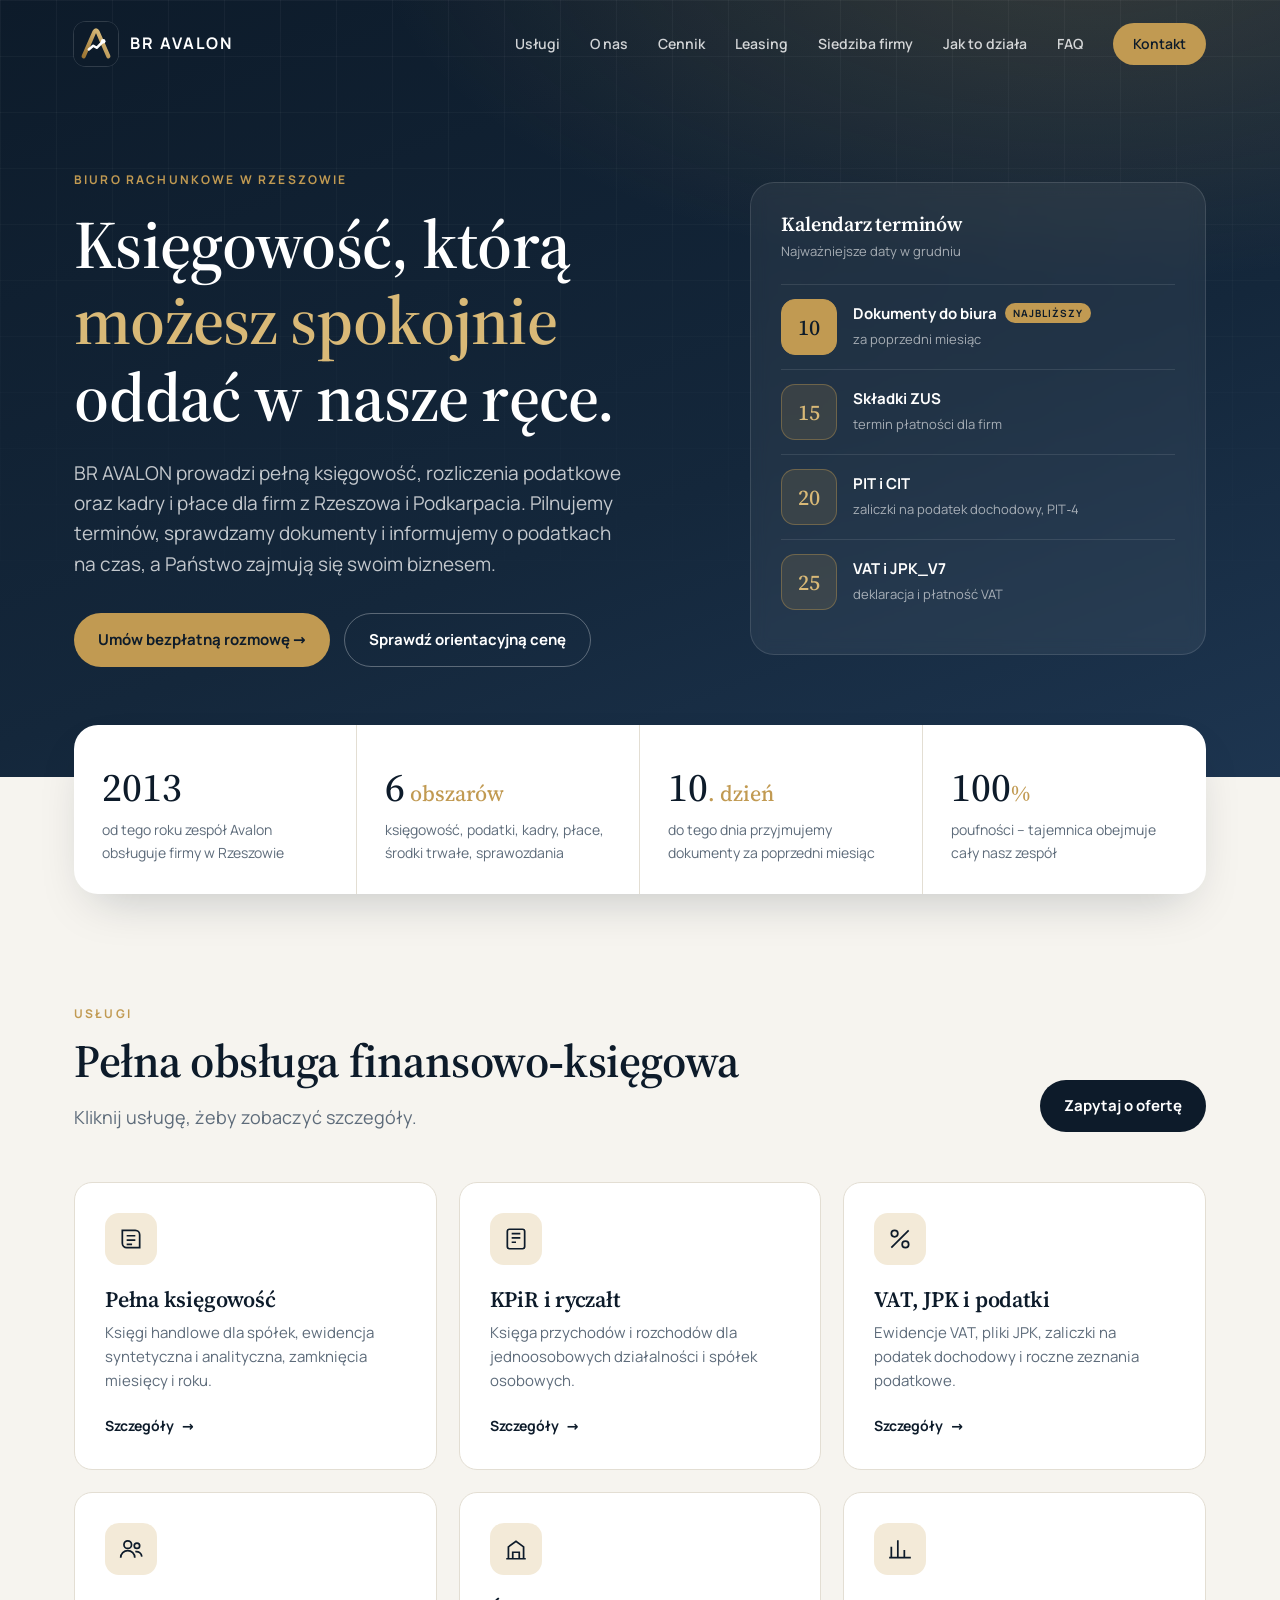
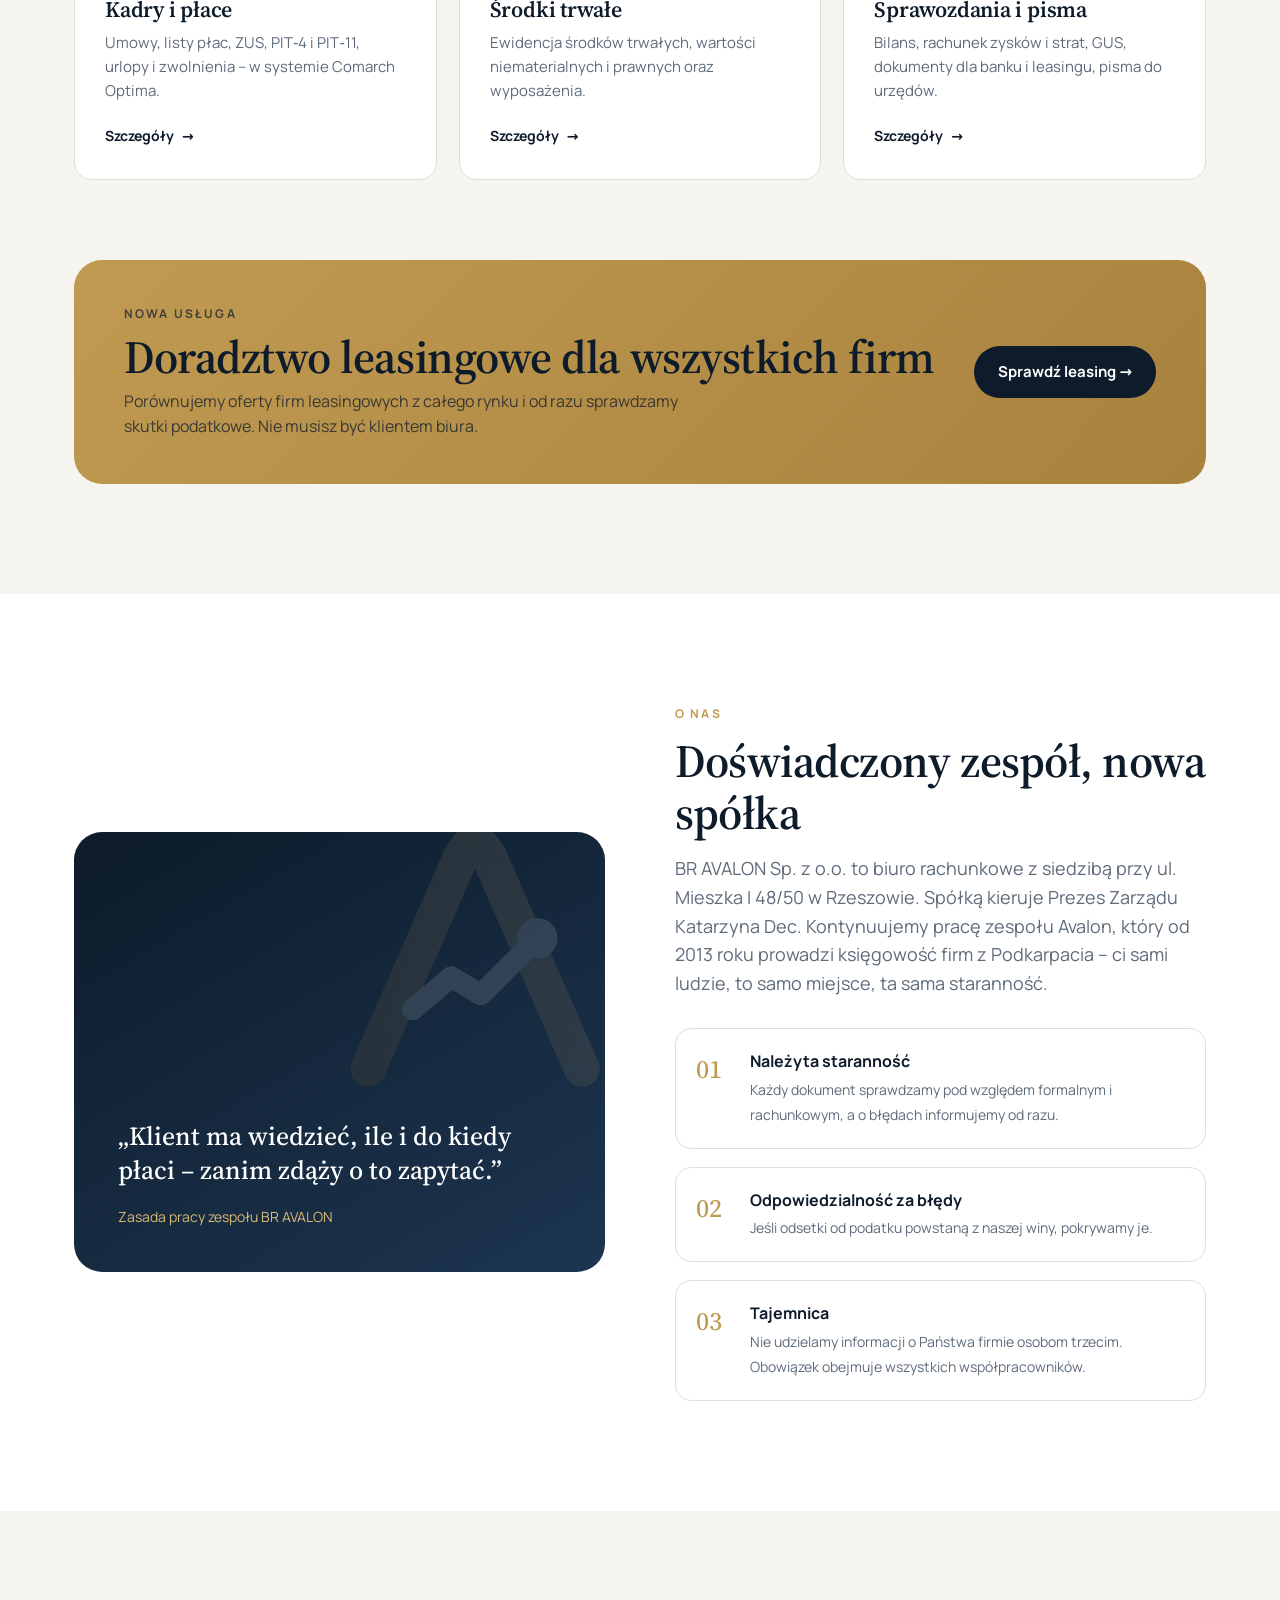
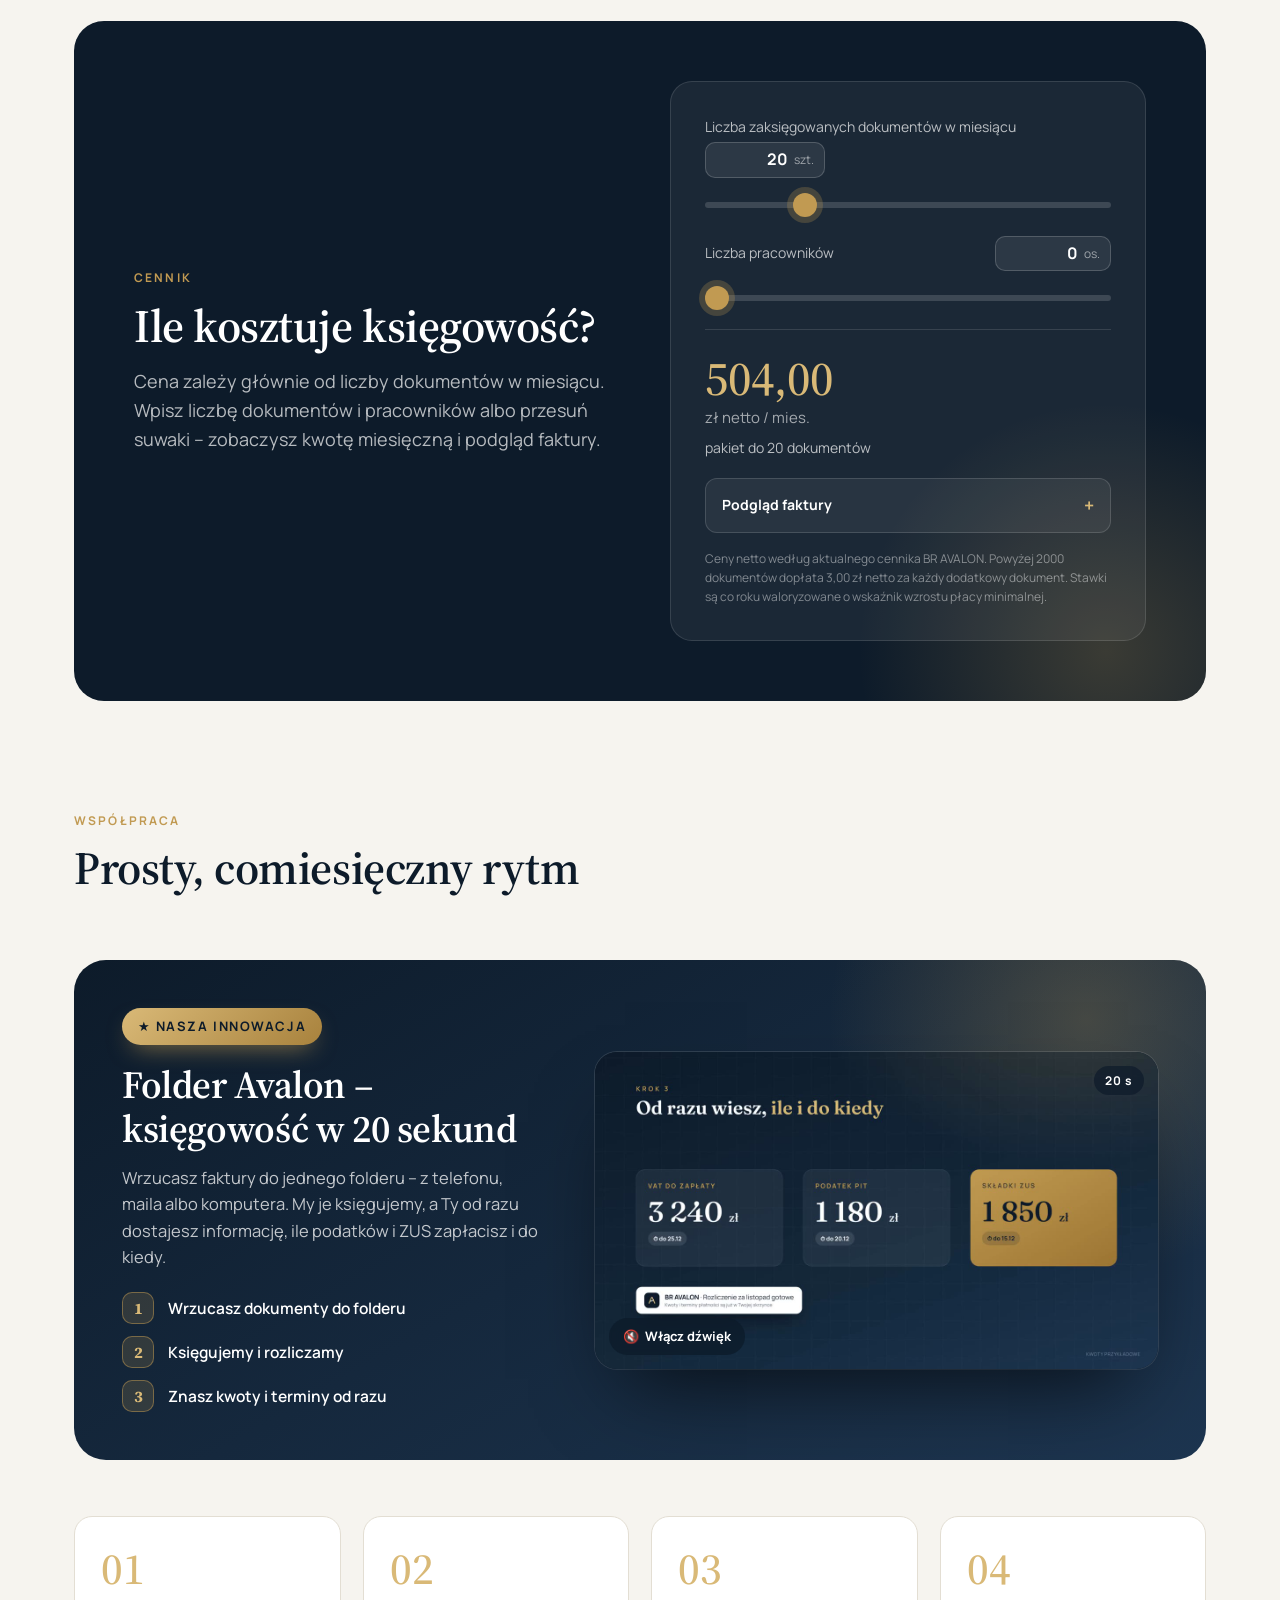
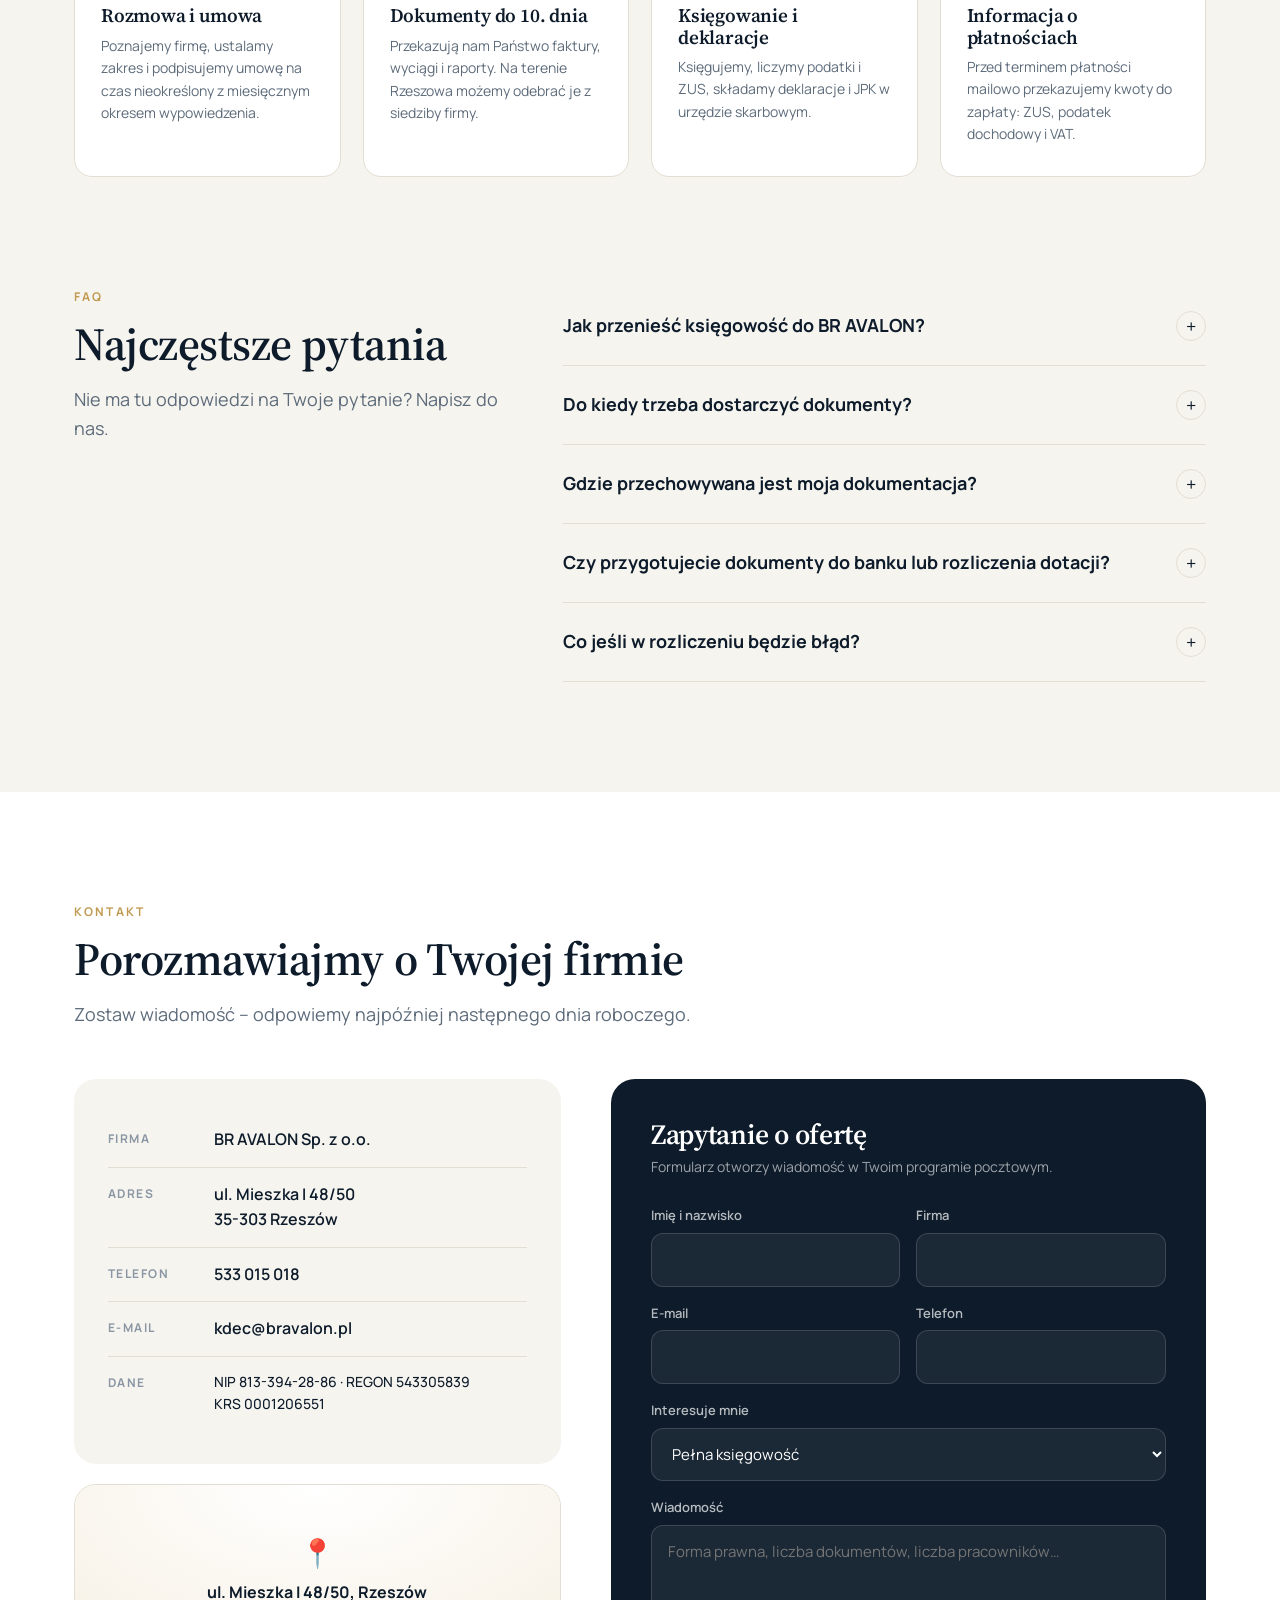
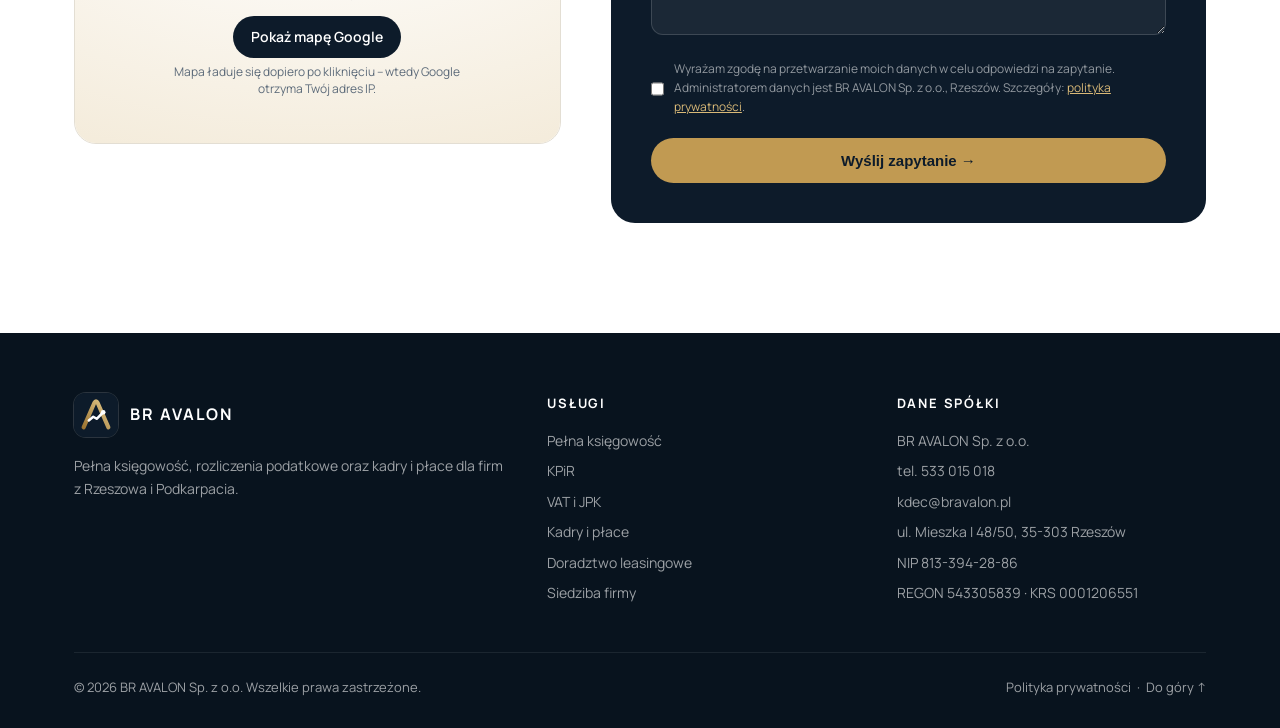
<file: index.html>
<!DOCTYPE html>
<html lang="pl">
<head>
<meta charset="UTF-8">
<meta name="viewport" content="width=device-width, initial-scale=1">
<title>BR AVALON Sp. z o.o. – Biuro rachunkowe Rzeszów</title>
<meta name="description" content="BR AVALON Sp. z o.o. – biuro rachunkowe w Rzeszowie. Pełna księgowość, KPiR, VAT i JPK, kadry i płace, sprawozdania. ul. Mieszka I 48/50.">
<link rel="canonical" href="https://wwieczor-commits.github.io/avalon/">
<meta name="theme-color" content="#0d1b2a">
<meta property="og:type" content="website">
<meta property="og:locale" content="pl_PL">
<meta property="og:site_name" content="BR AVALON">
<meta property="og:title" content="BR AVALON Sp. z o.o. – Biuro rachunkowe Rzeszów">
<meta property="og:description" content="BR AVALON Sp. z o.o. – biuro rachunkowe w Rzeszowie. Pełna księgowość, KPiR, VAT i JPK, kadry i płace, sprawozdania. ul. Mieszka I 48/50.">
<meta property="og:url" content="https://wwieczor-commits.github.io/avalon/">
<meta property="og:image" content="https://wwieczor-commits.github.io/avalon/assets/og-image.jpg">
<meta property="og:image:width" content="1200">
<meta property="og:image:height" content="630">
<meta name="twitter:card" content="summary_large_image">
<link rel="apple-touch-icon" href="assets/logo-mark-128.png">
<script type="application/ld+json">
{
 "@context": "https://schema.org",
 "@type": "AccountingService",
 "@id": "https://wwieczor-commits.github.io/avalon/#firma",
 "name": "BR AVALON Sp. z o.o.",
 "url": "https://wwieczor-commits.github.io/avalon/",
 "logo": "https://wwieczor-commits.github.io/avalon/br-avalon-logo.png",
 "image": "https://wwieczor-commits.github.io/avalon/assets/og-image.jpg",
 "description": "Biuro rachunkowe w Rzeszowie: pełna księgowość, KPiR, VAT i JPK, kadry i płace, sprawozdania, doradztwo leasingowe i siedziba firmy.",
 "telephone": "+48 533 015 018",
 "email": "kdec@bravalon.pl",
 "address": {
  "@type": "PostalAddress",
  "streetAddress": "ul. Mieszka I 48/50",
  "postalCode": "35-303",
  "addressLocality": "Rzeszów",
  "addressRegion": "podkarpackie",
  "addressCountry": "PL"
 },
 "areaServed": [
  "Rzeszów",
  "województwo podkarpackie",
  "Polska"
 ],
 "vatID": "PL8133942886",
 "taxID": "8133942886",
 "priceRange": "od 504 zł netto / mies."
}
</script>
<link rel="icon" type="image/svg+xml" href="[data-uri]">
<link rel="preload" href="assets/fonts/manrope-latin.woff2" as="font" type="font/woff2" crossorigin>
<link href="assets/fonts/fonts.css" rel="stylesheet">
<style>
:root{
  --ink:#0d1b2a; --ink-2:#14273b; --ink-3:#1d3550;
  --paper:#f6f4ef; --white:#ffffff; --line:#e3ded3;
  --muted:#5d6b7a; --muted-2:#8a96a3;
  --gold:#c19a52; --gold-2:#d9b977; --gold-soft:#f3ead8;
  --radius:18px; --shadow:0 20px 50px -20px rgba(13,27,42,.25);
  --serif:"Source Serif 4",Georgia,serif; --sans:"Manrope",system-ui,-apple-system,Segoe UI,sans-serif;
}
*{box-sizing:border-box;margin:0;padding:0}
html{scroll-behavior:smooth}
body{font-family:var(--sans);color:var(--ink);background:var(--paper);line-height:1.6;-webkit-font-smoothing:antialiased}
a{color:inherit;text-decoration:none}
img{max-width:100%}
.wrap{max-width:1180px;margin:0 auto;padding:0 24px}
.eyebrow{font-size:12px;letter-spacing:.18em;text-transform:uppercase;font-weight:700;color:var(--gold)}
h1,h2,h3{font-family:var(--serif);font-weight:600;line-height:1.12;letter-spacing:-.01em}
h2{font-size:clamp(30px,4vw,46px);margin:12px 0 16px}
.lead{font-size:18px;color:var(--muted);max-width:640px}
.btn{display:inline-flex;align-items:center;gap:10px;padding:14px 24px;border-radius:999px;font-weight:700;font-size:15px;cursor:pointer;border:0;transition:transform .2s,box-shadow .2s,background .2s}
.btn-gold{background:var(--gold);color:var(--ink)}
.btn-gold:hover{background:var(--gold-2);transform:translateY(-2px);box-shadow:0 12px 30px -10px rgba(193,154,82,.7)}
.btn-ghost{border:1px solid rgba(255,255,255,.3);color:#fff;background:transparent}
.btn-ghost:hover{background:rgba(255,255,255,.08)}
.btn-dark{background:var(--ink);color:#fff}
.btn-dark:hover{background:var(--ink-3);transform:translateY(-2px)}

/* NAV */
nav{position:fixed;top:0;left:0;right:0;z-index:50;transition:background .3s,box-shadow .3s,padding .3s;padding:22px 0}
nav.scrolled{background:rgba(13,27,42,.92);backdrop-filter:blur(12px);box-shadow:0 8px 30px -12px rgba(0,0,0,.4);padding:14px 0}
.nav-in{display:flex;align-items:center;justify-content:space-between}
.logo{display:flex;align-items:center;gap:12px;color:#fff}
.logo-mark{width:44px;height:44px;border-radius:12px;box-shadow:0 0 0 1px rgba(255,255,255,.14)}.logo-mark svg{width:100%;height:100%;display:block}
.logo-txt b{display:block;font-size:16px;letter-spacing:.12em}
.logo-txt span{font-size:11px;color:rgba(255,255,255,.6);letter-spacing:.08em}
.menu{display:flex;gap:30px;align-items:center}
.menu a{color:rgba(255,255,255,.8);font-size:14px;font-weight:600;transition:color .2s}
.menu a:hover{color:var(--gold-2)}
.burger{display:none;background:none;border:0;color:#fff;font-size:26px;cursor:pointer}

/* HERO */
.hero{background:radial-gradient(1200px 600px at 85% -10%,rgba(193,154,82,.22),transparent 60%),linear-gradient(160deg,var(--ink) 0%,var(--ink-2) 60%,var(--ink-3) 100%);color:#fff;padding:170px 0 110px;position:relative;overflow:hidden}
.hero:after{content:"";position:absolute;inset:0;background-image:linear-gradient(rgba(255,255,255,.04) 1px,transparent 1px),linear-gradient(90deg,rgba(255,255,255,.04) 1px,transparent 1px);background-size:56px 56px;mask-image:linear-gradient(180deg,#000 0%,transparent 85%);pointer-events:none}
.hero-grid{display:grid;grid-template-columns:1.15fr .85fr;gap:60px;align-items:center;position:relative;z-index:1}
.hero h1{font-size:clamp(40px,5.6vw,68px);margin:18px 0 22px}
.hero h1 em{font-style:normal;color:var(--gold-2)}
.hero p{font-size:19px;color:rgba(255,255,255,.75);max-width:560px;margin-bottom:34px}
.hero-cta{display:flex;gap:14px;flex-wrap:wrap}
.hero-card{background:rgba(255,255,255,.06);border:1px solid rgba(255,255,255,.12);border-radius:24px;padding:30px;backdrop-filter:blur(8px)}
.hero-card h3{font-size:20px;margin-bottom:6px}
.hero-card .sub{font-size:13px;color:rgba(255,255,255,.6);margin-bottom:22px}
.deadline{display:flex;align-items:center;gap:16px;padding:14px 0;border-top:1px solid rgba(255,255,255,.1)}
.deadline .day{min-width:56px;height:56px;border-radius:14px;background:rgba(193,154,82,.15);border:1px solid rgba(193,154,82,.4);display:grid;place-items:center;font-family:var(--serif);font-size:22px;color:var(--gold-2)}
.deadline b{display:block;font-size:15px}
.deadline span{font-size:13px;color:rgba(255,255,255,.6)}
.deadline.next .day{background:var(--gold);color:var(--ink);border-color:var(--gold)}
.deadline.next b:after{content:"najbliższy";margin-left:8px;font-size:10px;letter-spacing:.1em;text-transform:uppercase;background:var(--gold);color:var(--ink);padding:3px 8px;border-radius:99px;vertical-align:2px}

/* STATS */
.stats{margin-top:-52px;position:relative;z-index:2}
.stats-in{background:var(--white);border-radius:24px;box-shadow:var(--shadow);display:grid;grid-template-columns:repeat(4,1fr)}
.stat{padding:30px 28px;border-right:1px solid var(--line)}
.stat:last-child{border-right:0}
.stat .num{font-family:var(--serif);font-size:40px;color:var(--ink)}
.stat .num small{font-size:22px;color:var(--gold)}
.stat p{font-size:14px;color:var(--muted)}

section{padding:110px 0}
.sec-head{display:flex;justify-content:space-between;align-items:flex-end;gap:30px;margin-bottom:50px;flex-wrap:wrap}

/* SERVICES */
.services-grid{display:grid;grid-template-columns:repeat(3,1fr);gap:22px}
.svc{background:var(--white);border:1px solid var(--line);border-radius:var(--radius);padding:30px;cursor:pointer;transition:transform .25s,box-shadow .25s,border-color .25s;position:relative;overflow:hidden;text-align:left;font:inherit;color:inherit}
.svc:before{content:"";position:absolute;left:0;top:0;height:3px;width:0;background:var(--gold);transition:width .35s}
.svc:hover{transform:translateY(-6px);box-shadow:var(--shadow);border-color:transparent}
.svc:hover:before{width:100%}
.svc .ico{width:52px;height:52px;border-radius:14px;background:var(--gold-soft);display:grid;place-items:center;margin-bottom:22px}
.svc .ico svg{width:26px;height:26px;stroke:var(--ink);fill:none;stroke-width:1.6}
.svc h3{font-size:22px;margin-bottom:10px}
.svc p{font-size:15px;color:var(--muted);margin-bottom:20px}
.svc .more{font-size:14px;font-weight:700;color:var(--ink);display:inline-flex;gap:8px;align-items:center}
.svc .more i{transition:transform .2s;font-style:normal}
.svc:hover .more i{transform:translateX(5px)}

/* MODAL */
.modal{position:fixed;inset:0;z-index:100;display:flex;align-items:center;justify-content:center;padding:20px;pointer-events:none;opacity:0;transition:opacity .3s}
.modal.open{opacity:1;pointer-events:auto}
.modal-bg{position:absolute;inset:0;background:rgba(13,27,42,.6);backdrop-filter:blur(6px)}
.modal-box{position:relative;background:var(--white);border-radius:24px;max-width:620px;width:100%;max-height:88vh;overflow:auto;padding:44px;transform:translateY(24px) scale(.97);transition:transform .35s cubic-bezier(.2,.9,.3,1.2)}
.modal.open .modal-box{transform:none}
.modal-close{position:absolute;top:18px;right:18px;width:40px;height:40px;border-radius:50%;border:1px solid var(--line);background:#fff;cursor:pointer;font-size:20px;line-height:1;color:var(--ink)}
.modal-close:hover{background:var(--paper)}
.modal-box h3{font-size:30px;margin:10px 0 14px}
.modal-box p{color:var(--muted);margin-bottom:20px}
.modal-box ul{list-style:none;display:grid;gap:12px;margin-bottom:28px}
.modal-box li{display:flex;gap:12px;font-size:15px}
.modal-box li:before{content:"";flex:0 0 20px;height:20px;border-radius:50%;background:var(--gold-soft) url("data:image/svg+xml,%3Csvg xmlns='http://www.w3.org/2000/svg' viewBox='0 0 20 20'%3E%3Cpath d='M6 10.5l2.5 2.5L14 7.5' stroke='%23a07c38' stroke-width='2' fill='none' stroke-linecap='round'/%3E%3C/svg%3E") center/20px no-repeat;margin-top:2px}

/* ABOUT */
.about{background:var(--white)}
.about-grid{display:grid;grid-template-columns:1fr 1fr;gap:70px;align-items:center}
.about-visual{background:linear-gradient(150deg,var(--ink),var(--ink-3));border-radius:28px;padding:44px;color:#fff;position:relative;overflow:hidden;min-height:440px;display:flex;flex-direction:column;justify-content:flex-end}
.about-visual:before{content:"";position:absolute;right:-60px;top:-60px;width:380px;height:380px;opacity:.12;background:url("[data-uri]") center/contain no-repeat}
.about-visual blockquote{font-family:var(--serif);font-size:26px;line-height:1.3;position:relative}
.about-visual cite{display:block;margin-top:18px;font-style:normal;font-size:14px;color:var(--gold-2)}
.values{display:grid;gap:18px;margin-top:30px}
.value{display:flex;gap:18px;padding:20px;border-radius:16px;border:1px solid var(--line);transition:background .2s,border-color .2s}
.value:hover{background:var(--paper);border-color:var(--gold-2)}
.value b{display:block;font-size:16px;margin-bottom:2px}
.value span{font-size:14px;color:var(--muted)}
.value .n{font-family:var(--serif);font-size:26px;color:var(--gold);min-width:36px}

/* CALC */
.calc{background:var(--ink);color:#fff;border-radius:30px;padding:60px;display:grid;grid-template-columns:1fr 1fr;gap:60px;align-items:center;position:relative;overflow:hidden}
.calc:after{content:"";position:absolute;width:500px;height:500px;border-radius:50%;background:radial-gradient(circle,rgba(193,154,82,.25),transparent 70%);right:-150px;bottom:-200px}
.calc h2{color:#fff}
.calc .lead{color:rgba(255,255,255,.7)}
.calc-box{background:rgba(255,255,255,.06);border:1px solid rgba(255,255,255,.12);border-radius:22px;padding:34px;position:relative;z-index:1}
.calc-box label{font-size:14px;color:rgba(255,255,255,.7);display:flex;justify-content:space-between;margin-bottom:12px}
.calc-box label b{color:#fff;font-size:16px}
input[type=range]{-webkit-appearance:none;appearance:none;width:100%;height:6px;border-radius:99px;background:rgba(255,255,255,.15);outline:none;margin-bottom:28px}
input[type=range]::-webkit-slider-thumb{-webkit-appearance:none;width:24px;height:24px;border-radius:50%;background:var(--gold);cursor:pointer;box-shadow:0 0 0 6px rgba(193,154,82,.25)}
input[type=range]::-moz-range-thumb{width:24px;height:24px;border-radius:50%;background:var(--gold);cursor:pointer;border:0}
.toggle-row{display:flex;gap:10px;margin-bottom:28px;flex-wrap:wrap}
.chip{padding:10px 16px;border-radius:99px;border:1px solid rgba(255,255,255,.2);font-size:13px;font-weight:600;cursor:pointer;background:transparent;color:#fff;font-family:inherit;transition:all .2s}
.chip.on{background:var(--gold);border-color:var(--gold);color:var(--ink)}
.result{border-top:1px solid rgba(255,255,255,.12);padding-top:24px}
.result .price{font-family:var(--serif);font-size:48px;color:var(--gold-2);line-height:1}
.result .price small{display:block;font-size:15px;color:rgba(255,255,255,.6);font-family:var(--sans);margin-top:8px}
.result .tier{font-size:14px;color:rgba(255,255,255,.7);margin-top:12px}
.note{font-size:12px;color:rgba(255,255,255,.45);margin-top:16px}

/* PROCESS */
.steps{display:grid;grid-template-columns:repeat(4,1fr);gap:22px;counter-reset:s}
.step{padding:30px 26px;border-radius:var(--radius);background:var(--white);border:1px solid var(--line);position:relative;transition:transform .25s}
.step:hover{transform:translateY(-4px)}
.step:before{counter-increment:s;content:"0" counter(s);font-family:var(--serif);font-size:44px;color:var(--gold-2);display:block;margin-bottom:14px;line-height:1}
.step h3{font-size:19px;margin-bottom:8px}
.step p{font-size:14px;color:var(--muted)}

/* FAQ */
.faq-wrap{display:grid;grid-template-columns:.8fr 1.2fr;gap:60px}
.faq-item{border-bottom:1px solid var(--line)}
.faq-q{width:100%;text-align:left;background:none;border:0;padding:24px 0;font:inherit;font-size:18px;font-weight:700;color:var(--ink);display:flex;justify-content:space-between;gap:20px;cursor:pointer}
.faq-q span{width:30px;height:30px;flex:0 0 30px;border-radius:50%;border:1px solid var(--line);display:grid;place-items:center;transition:transform .3s,background .3s;font-weight:400}
.faq-item.open .faq-q span{transform:rotate(45deg);background:var(--gold);border-color:var(--gold)}
.faq-a{max-height:0;overflow:hidden;transition:max-height .4s ease}
.faq-a p{padding-bottom:24px;color:var(--muted)}

/* CONTACT */
.contact{background:var(--white)}
.contact-grid{display:grid;grid-template-columns:.9fr 1.1fr;gap:50px}
.info-card{background:var(--paper);border-radius:22px;padding:34px;margin-bottom:20px}
.info-row{display:flex;gap:16px;padding:14px 0;border-bottom:1px solid var(--line)}
.info-row:last-child{border-bottom:0}
.info-row .k{font-size:12px;letter-spacing:.12em;text-transform:uppercase;color:var(--muted-2);min-width:90px;padding-top:2px;font-weight:700}
.info-row .v{font-weight:600}
.info-row .v a:hover{color:var(--gold)}
.map{border-radius:22px;overflow:hidden;height:260px;border:1px solid var(--line)}
.map iframe{width:100%;height:100%;border:0;filter:grayscale(.3)}
.map-load{width:100%;height:100%;border:0;cursor:pointer;display:flex;flex-direction:column;align-items:center;justify-content:center;gap:6px;padding:20px;text-align:center;font:inherit;color:var(--ink);background:radial-gradient(120% 120% at 50% 0%,#fff 0%,var(--gold-soft) 100%)}
.map-load .map-pin{font-size:28px}
.map-load b{font-size:16px}
.map-load .map-cta{display:inline-block;margin-top:4px;padding:10px 18px;border-radius:99px;background:var(--ink);color:#fff;font-weight:600;font-size:14px;transition:background .25s}
.map-load:hover .map-cta,.map-load:focus-visible .map-cta{background:var(--ink-3)}
.map-load small{max-width:300px;color:var(--muted);font-size:12px;line-height:1.4}
form{background:var(--ink);border-radius:24px;padding:40px;color:#fff}
form h3{font-size:28px;margin-bottom:6px}
form .sub{color:rgba(255,255,255,.6);font-size:14px;margin-bottom:26px}
.f-row{display:grid;grid-template-columns:1fr 1fr;gap:16px}
.field{margin-bottom:16px}
.field label{display:block;font-size:13px;color:rgba(255,255,255,.7);margin-bottom:7px;font-weight:600}
.field input,.field select,.field textarea{width:100%;padding:14px 16px;border-radius:12px;border:1px solid rgba(255,255,255,.15);background:rgba(255,255,255,.06);color:#fff;font:inherit;font-size:15px;transition:border-color .2s,background .2s}
.field select option{color:var(--ink)}
.field input:focus,.field select:focus,.field textarea:focus{outline:none;border-color:var(--gold);background:rgba(255,255,255,.1)}
.field textarea{min-height:110px;resize:vertical}
.consent{display:flex;gap:10px;font-size:12px;color:rgba(255,255,255,.55);margin:6px 0 22px}
.consent input{margin-top:3px;accent-color:var(--gold)}
.consent a{color:var(--gold-2);text-decoration:underline}

/* FOOTER */
footer{background:#08131e;color:rgba(255,255,255,.6);padding:60px 0 30px;font-size:14px}
.foot-grid{display:grid;grid-template-columns:1.4fr 1fr 1fr;gap:40px;padding-bottom:40px;border-bottom:1px solid rgba(255,255,255,.08)}
footer h4{color:#fff;font-size:13px;letter-spacing:.14em;text-transform:uppercase;margin-bottom:16px}
footer li{list-style:none;margin-bottom:8px}
footer a:hover{color:var(--gold-2)}
.foot-bottom{padding-top:24px;display:flex;justify-content:space-between;flex-wrap:wrap;gap:10px;font-size:13px}

/* TOAST */
.toast{position:fixed;bottom:24px;left:50%;transform:translate(-50%,120px);background:var(--ink);color:#fff;padding:16px 24px;border-radius:14px;box-shadow:var(--shadow);z-index:120;transition:transform .4s;font-size:14px;border-left:4px solid var(--gold)}
.toast.show{transform:translate(-50%,0)}

/* REVEAL */
.reveal{opacity:0;transform:translateY(30px);transition:opacity .8s,transform .8s}
.reveal.in{opacity:1;transform:none}

@media (max-width:980px){
  .hero-grid,.about-grid,.calc,.faq-wrap,.contact-grid{grid-template-columns:1fr}
  .services-grid{grid-template-columns:1fr 1fr}
  .steps{grid-template-columns:1fr 1fr}
  .stats-in{grid-template-columns:1fr 1fr}
  .stat:nth-child(2){border-right:0}
  .stat:nth-child(-n+2){border-bottom:1px solid var(--line)}
  .calc{padding:40px 28px}
  .foot-grid{grid-template-columns:1fr}
}
@media (max-width:720px){
  .menu{position:fixed;top:0;right:0;bottom:0;width:78%;background:var(--ink);flex-direction:column;align-items:flex-start;padding:100px 34px;gap:24px;transform:translateX(100%);transition:transform .35s}
  .menu.open{transform:none}
  .menu a{font-size:18px}
  .burger{display:block;position:relative;z-index:60}
  .services-grid,.steps,.f-row{grid-template-columns:1fr}
  section{padding:80px 0}
  .modal-box{padding:32px 24px}
  form{padding:28px}
}
/* Widoczny fokus przy obsłudze klawiaturą */
a:focus-visible,button:focus-visible,summary:focus-visible,[role=tab]:focus-visible{outline:2px solid var(--gold);outline-offset:3px}
input[type=range]:focus-visible{outline:2px solid var(--gold-2);outline-offset:6px}
@media (prefers-reduced-motion:reduce){*{transition:none!important;scroll-behavior:auto!important}.reveal{opacity:1;transform:none}}
/* ===== MOBILE POLISH ===== */
html,body{overflow-x:clip}
.toast{opacity:0;visibility:hidden}
.toast.show{opacity:1;visibility:visible}
.contact-grid>*,.hero-grid>*,.about-grid>*,.two>*,.calc>*,.faq-wrap>*{min-width:0}
.calc-box label,.cost label{flex-wrap:wrap;gap:4px 12px}
.calc-box label b,.cost label b{white-space:nowrap}
.info-row .v{overflow-wrap:anywhere}
body.menu-open{overflow:hidden}
.menu-bg{position:fixed;inset:0;background:rgba(8,19,30,.55);backdrop-filter:blur(3px);z-index:49;opacity:0;pointer-events:none;transition:opacity .3s}
body.menu-open .menu-bg{opacity:1;pointer-events:auto}
@media (max-width:720px){
  .wrap{padding:0 20px}
  .hero{padding:118px 0 90px}
  .hero h1{font-size:clamp(34px,9.5vw,44px);margin:14px 0 16px}
  .hero p{font-size:16.5px;margin-bottom:26px}
  .hero-cta{flex-direction:column}
  .hero-cta .btn{width:100%;justify-content:center}
  .hero-grid{gap:36px}
  .hero-card{padding:22px;border-radius:20px}
  h2{font-size:clamp(27px,7.5vw,34px)}
  .lead{font-size:16px}
  .sec-head{margin-bottom:32px}
  .sec-head .btn{width:100%;justify-content:center}
  section{padding:72px 0}
  .stats{margin-top:-40px}
  .stats-in{grid-template-columns:1fr 1fr;border-radius:20px}
  .stat{padding:20px 16px}
  .stat .num{font-size:30px;line-height:1.15}
  .stat .num small{font-size:15px}
  .stat p{font-size:12.5px;margin-top:6px;line-height:1.45}
  .svc{padding:24px}
  .modal{align-items:flex-end;padding:0}
  .modal-box{border-radius:24px 24px 0 0;max-height:85vh;padding:34px 22px 28px}
  .modal-box .btn{width:100%;justify-content:center}
  .about-visual{min-height:300px;padding:30px}
  .about-visual blockquote{font-size:22px}
  .calc{padding:30px 20px;border-radius:24px;gap:28px}
  .calc-box{padding:22px;border-radius:18px}
  .result .price{font-size:40px}
  .faq-q{font-size:16px;padding:20px 0}
  .info-card{padding:22px}
  .info-row{flex-direction:column;gap:2px;padding:12px 0}
  .info-row .k{min-width:0;font-size:11px}
  .map{height:220px}
  form{padding:24px 20px;border-radius:20px}
  form h3{font-size:24px}
  .field input,.field select,.field textarea{font-size:16px}
  .foot-bottom{flex-direction:column}
  .menu{visibility:hidden;transition:transform .35s,visibility .35s}
  .menu.open{visibility:visible}
  .menu{width:84%;padding:96px 28px 40px;gap:6px;overflow-y:auto;z-index:55}
  .menu a{width:100%;padding:14px 0;border-bottom:1px solid rgba(255,255,255,.08);font-size:18px}
  .menu a.btn{margin-top:18px;justify-content:center;border-bottom:0;padding:14px 20px}
  .burger{width:44px;height:44px;border-radius:12px;background:rgba(255,255,255,.08);font-size:22px;line-height:1}
  /* leasing */
  .offer{grid-template-columns:72px 1fr 58px;gap:10px;padding:12px}
  .tabs{flex-wrap:nowrap;overflow-x:auto;scroll-snap-type:x mandatory;margin:0 -20px 22px;padding:0 20px 6px;scrollbar-width:none}
  .tabs::-webkit-scrollbar{display:none}
  .tab{flex:0 0 auto;scroll-snap-align:start}
  .tab-panel{padding:24px;border-radius:20px;gap:24px}
  .tab-panel h3{font-size:24px}
  .tip{padding:20px}
  .tip .btn{width:100%;justify-content:center}
  .cta-band{padding:28px 22px;border-radius:22px}
  .cta-band .btn{width:100%;justify-content:center}
  .res-grid{grid-template-columns:1fr 1fr}
  /* tabela -> karty */
  .cmp,.cmp tbody,.cmp tr,.cmp td{display:block;width:100%}
  .cmp{border:0;background:transparent;border-radius:0}
  .cmp thead{display:none}
  .cmp tr{background:var(--white);border:1px solid var(--line);border-radius:16px;margin-bottom:12px;overflow:hidden}
  .cmp td{border:0;padding:10px 16px}
  .cmp td:first-child{width:100%;background:var(--ink);color:#fff;font-size:12px;letter-spacing:.12em;text-transform:uppercase;padding:12px 16px}
  .cmp td[data-l]:before{content:attr(data-l);display:block;font-size:11px;font-weight:700;letter-spacing:.1em;text-transform:uppercase;color:var(--gold);margin-bottom:2px}
  .cmp td[data-l]+td[data-l]{border-top:1px solid var(--line)}
  .cmp td.hl{background:var(--gold-soft)}
  /* siedziba */
  .opt-tabs{display:flex;overflow-x:auto;scroll-snap-type:x mandatory;margin:0 -20px 20px;padding:4px 20px 10px;gap:12px;scrollbar-width:none}
  .opt-tabs::-webkit-scrollbar{display:none}
  .opt-tab{flex:0 0 78%;scroll-snap-align:start;padding:18px 20px}
  .opt-tab b{font-size:20px}
  .opt-panel{padding:24px 20px;border-radius:22px}
  .opt-panel > p{font-size:15.5px;margin-bottom:24px}
  .check,.cost,.summary{padding:24px 20px;border-radius:18px}
  .cost .big{font-size:38px}
  .cfg-item{padding:16px}
  .perk{padding:16px}
}
@media (max-width:380px){
  .wrap{padding:0 16px}
  .stat{padding:18px 12px}
  .stat .num{font-size:26px}
  .hero h1{font-size:32px}
  .res-grid{grid-template-columns:1fr}
  .offer{grid-template-columns:64px 1fr 52px;font-size:12px}
}

/* ===== MOBILE MENU v2 ===== */
.menu-foot{display:none}
@media (max-width:720px){
  nav.scrolled{-webkit-backdrop-filter:none;backdrop-filter:none;background:rgba(13,27,42,.97)}
  body.menu-open nav{-webkit-backdrop-filter:none;backdrop-filter:none}
  .menu{position:fixed;top:0;right:0;bottom:auto;left:auto;height:100vh;height:100dvh;width:min(86vw,360px);
    background:linear-gradient(180deg,#14273b 0%,#0d1b2a 100%);border-left:1px solid rgba(193,154,82,.25);
    box-shadow:-30px 0 60px -20px rgba(0,0,0,.6);display:flex;flex-direction:column;align-items:stretch;
    padding:96px 24px calc(24px + env(safe-area-inset-bottom));gap:0;overflow-y:auto;z-index:55;
    transform:translateX(105%);visibility:hidden;transition:transform .38s cubic-bezier(.2,.8,.2,1),visibility .38s}
  .menu.open{transform:none;visibility:visible}
  .menu:before{content:"MENU";position:absolute;top:34px;left:24px;font-size:11px;letter-spacing:.24em;font-weight:700;color:var(--gold)}
  .menu a{display:flex;justify-content:space-between;align-items:center;width:100%;padding:16px 4px;font-size:18px;font-weight:600;color:#fff;border-bottom:1px solid rgba(255,255,255,.08);
    opacity:0;transform:translateX(16px);transition:opacity .35s,transform .35s,color .2s}
  .menu a:not(.btn):after{content:"›";font-size:24px;color:var(--gold);line-height:1}
  .menu a:active{color:var(--gold-2)}
  .menu.open a{opacity:1;transform:none}
  .menu.open a:nth-child(1){transition-delay:.06s}.menu.open a:nth-child(2){transition-delay:.1s}.menu.open a:nth-child(3){transition-delay:.14s}
  .menu.open a:nth-child(4){transition-delay:.18s}.menu.open a:nth-child(5){transition-delay:.22s}.menu.open a:nth-child(6){transition-delay:.26s}.menu.open a:nth-child(7){transition-delay:.3s}
  .menu a.btn{margin-top:22px;justify-content:center;border:0;padding:15px 20px;color:var(--ink)!important;font-size:16px}
  .menu-foot{margin-top:auto;padding-top:26px;display:grid;gap:10px}
  .menu-foot a{border:1px solid rgba(255,255,255,.14)!important;border-radius:14px;padding:14px 16px!important;font-size:15px!important;justify-content:flex-start!important;gap:12px;opacity:1!important;transform:none!important}
  .menu-foot a:after{content:none!important}
  .menu-foot small{display:block;font-size:11px;color:rgba(255,255,255,.5);font-weight:500;letter-spacing:.04em}
  .menu-foot .ic{width:36px;height:36px;border-radius:10px;background:rgba(193,154,82,.15);display:grid;place-items:center;flex:0 0 36px;color:var(--gold-2);font-size:16px}
  .burger{position:relative;z-index:60;display:grid;place-items:center;width:46px;height:46px;border-radius:14px;background:rgba(255,255,255,.1);border:1px solid rgba(255,255,255,.14);font-size:0;padding:0;-webkit-tap-highlight-color:transparent}
  .burger span{position:absolute;left:13px;right:13px;height:2px;border-radius:2px;background:#fff;transition:transform .3s,opacity .2s,top .3s}
  .burger span:nth-child(1){top:16px}.burger span:nth-child(2){top:22px}.burger span:nth-child(3){top:28px}
  body.menu-open .burger span:nth-child(1){top:22px;transform:rotate(45deg)}
  body.menu-open .burger span:nth-child(2){opacity:0}
  body.menu-open .burger span:nth-child(3){top:22px;transform:rotate(-45deg)}
  body.menu-open .burger{background:var(--gold);border-color:var(--gold)}
  body.menu-open .burger span{background:var(--ink)}
  .menu-bg{z-index:45}
}


/* ===== KALKULATOR v2 ===== */
.calc-box label{align-items:center}
.num-wrap{display:inline-flex;align-items:center;gap:6px;background:rgba(255,255,255,.08);border:1px solid rgba(255,255,255,.18);border-radius:10px;padding:4px 10px}
.num-wrap:focus-within{border-color:var(--gold)}
.num-wrap input{width:72px;background:transparent;border:0;color:#fff;font:inherit;font-weight:700;font-size:16px;text-align:right;outline:none;-moz-appearance:textfield}
.num-wrap input::-webkit-outer-spin-button,.num-wrap input::-webkit-inner-spin-button{-webkit-appearance:none;margin:0}
.num-wrap em{font-style:normal;font-size:12px;color:rgba(255,255,255,.55)}
.inv-toggle{margin-top:18px;width:100%;display:flex;justify-content:space-between;align-items:center;background:rgba(255,255,255,.06);border:1px solid rgba(255,255,255,.14);color:#fff;border-radius:12px;padding:12px 16px;font:inherit;font-weight:700;font-size:14px;cursor:pointer}
.inv-toggle span{color:var(--gold-2);font-size:18px;transition:transform .3s}
.inv-toggle.open span{transform:rotate(45deg)}
.inv{max-height:0;overflow:hidden;transition:max-height .45s ease}
.inv.open{max-height:700px}
.inv table{width:100%;border-collapse:collapse;margin-top:14px;font-size:13px}
.inv th{text-align:left;font-size:10.5px;letter-spacing:.1em;text-transform:uppercase;color:rgba(255,255,255,.5);font-weight:700;padding:8px 6px;border-bottom:1px solid rgba(255,255,255,.12)}
.inv td{padding:10px 6px;border-bottom:1px solid rgba(255,255,255,.08);color:rgba(255,255,255,.88);vertical-align:top}
.inv th:nth-child(n+2),.inv td:nth-child(n+2){text-align:right;white-space:nowrap}
.inv-sum{margin-top:12px;display:grid;gap:6px}
.inv-sum div{display:flex;justify-content:space-between;font-size:14px;color:rgba(255,255,255,.75)}
.inv-sum b{color:#fff}
.inv-sum .gross{margin-top:6px;padding-top:10px;border-top:1px solid rgba(193,154,82,.4);font-size:16px}
.inv-sum .gross b{color:var(--gold-2);font-size:18px}
@media (max-width:720px){
  .inv table,.inv thead,.inv tbody,.inv tr,.inv td{display:block;width:100%}
  .inv thead{display:none}
  .inv tr{padding:10px 0;border-bottom:1px solid rgba(255,255,255,.08)}
  .inv td{border:0;padding:2px 0;text-align:left!important}
  .inv td:first-child{font-weight:700;color:#fff}
  .inv td:nth-child(2):before{content:"Ilość: "}
  .inv td:nth-child(3):before{content:"Cena netto: "}
  .inv td:nth-child(4):before{content:"Wartość netto: "}
  .inv td:nth-child(n+2){font-size:12.5px;color:rgba(255,255,255,.65)}
  .num-wrap input{width:64px}
}

/* ===== FILM ===== */
.vid-wrap{display:grid;grid-template-columns:.85fr 1.15fr;gap:56px;align-items:center;margin-bottom:56px;background:linear-gradient(150deg,#0d1b2a,#1d3550);border-radius:32px;padding:48px;position:relative;overflow:hidden;color:#fff}
.vid-wrap:before{content:"";position:absolute;width:520px;height:520px;border-radius:50%;background:radial-gradient(circle,rgba(193,154,82,.28),transparent 70%);right:-140px;top:-200px;pointer-events:none}
.vid-text{position:relative;z-index:1}
.inno{display:inline-flex;align-items:center;gap:8px;padding:8px 16px;border-radius:99px;background:linear-gradient(135deg,#d9b977,#a8823d);color:#0d1b2a;font-size:13px;font-weight:800;letter-spacing:.12em;text-transform:uppercase;box-shadow:0 10px 24px -10px rgba(193,154,82,.8)}
.vid-text h3{font-size:clamp(28px,3vw,40px);margin:18px 0 14px;line-height:1.15}
.vid-text p{color:rgba(255,255,255,.75);font-size:16.5px;margin-bottom:22px}
.vid-points{list-style:none;display:grid;gap:12px}
.vid-points li{display:flex;align-items:center;gap:14px;font-weight:600;font-size:15.5px}
.vid-points b{width:32px;height:32px;flex:0 0 32px;border-radius:10px;background:rgba(193,154,82,.18);border:1px solid rgba(193,154,82,.5);color:#d9b977;display:grid;place-items:center;font-family:var(--serif);font-size:16px}
.vid-card{position:relative;z-index:1;border-radius:22px;overflow:hidden;aspect-ratio:16/9;background:#0d1b2a;box-shadow:0 40px 80px -30px rgba(0,0,0,.7),0 0 0 1px rgba(255,255,255,.12)}
.vid-card video{width:100%;height:100%;display:block;object-fit:cover}
.vid-play{position:absolute;inset:0;margin:auto;width:84px;height:84px;border-radius:50%;border:0;cursor:pointer;background:rgba(193,154,82,.95);color:#0d1b2a;font-size:28px;display:grid;place-items:center;box-shadow:0 0 0 12px rgba(193,154,82,.25);transition:transform .25s,opacity .3s}
.vid-play span{margin-left:5px}
.vid-play:hover{transform:scale(1.08)}
.vid-card.playing .vid-play{opacity:0;pointer-events:none}
.vid-sound{position:absolute;left:14px;bottom:14px;border:0;border-radius:99px;padding:8px 14px;background:rgba(13,27,42,.75);color:#fff;font:inherit;font-size:13px;font-weight:700;cursor:pointer;backdrop-filter:blur(6px);display:none;align-items:center;gap:6px}
.vid-sound em{font-style:normal}
.vid-card.playing .vid-sound{display:inline-flex}
.vid-badge{position:absolute;right:14px;top:14px;padding:5px 11px;border-radius:99px;background:rgba(13,27,42,.7);font-size:12px;font-weight:700;letter-spacing:.08em}
@media (max-width:980px){.vid-wrap{grid-template-columns:1fr;gap:30px;padding:34px}}
@media (max-width:720px){
  .vid-wrap{padding:22px 18px 26px;border-radius:24px;margin:0 -4px 40px;gap:22px}
  .vid-card{order:-1;border-radius:16px}
  .vid-play{width:64px;height:64px;font-size:22px;box-shadow:0 0 0 9px rgba(193,154,82,.25)}
  .vid-text h3{font-size:26px;margin:14px 0 10px}
  .vid-text p{font-size:15px}
  .inno{font-size:11.5px;padding:7px 13px}
}
</style>
</head>
<body>

<nav id="nav">
  <div class="wrap nav-in">
    <a href="#top" class="logo" aria-label="BR AVALON – strona główna">
      <div class="logo-mark"><svg viewBox="0 0 64 64" aria-hidden="true">
  <defs>
    <linearGradient id="g1" x1="0" y1="1" x2="1" y2="0">
      <stop offset="0" stop-color="#9c7533"/><stop offset="1" stop-color="#e4c98a"/>
    </linearGradient>
  </defs>
  <rect width="64" height="64" rx="16" fill="#0d1b2a"/>
  <path d="M14 50 L29.5 14.5 Q32 9.5 34.5 14.5 L50 50" fill="none" stroke="url(#g1)" stroke-width="6" stroke-linecap="round" stroke-linejoin="round"/>
  <path d="M21.5 40 L28 34.5 L33 37.5 L42.5 28" fill="none" stroke="#ffffff" stroke-width="3.6" stroke-linecap="round" stroke-linejoin="round"/>
  <circle cx="42.5" cy="28" r="3.4" fill="#ffffff"/>
</svg>
</div>
      <div class="logo-txt"><b>BR AVALON</b></div>
    </a>
    <div class="menu" id="menu">
      <a href="#uslugi">Usługi</a>
      <a href="#o-nas">O nas</a>
      <a href="#cennik">Cennik</a>
      <a href="leasing.html">Leasing</a>
      <a href="siedziba.html">Siedziba firmy</a>
      <a href="#wspolpraca">Jak to działa</a>
      <a href="#faq">FAQ</a>
      <a href="#kontakt" class="btn btn-gold" style="padding:10px 20px;color:var(--ink)">Kontakt</a>
    </div>
    <button class="burger" id="burger" aria-label="Menu">☰</button>
  </div>
</nav>

<header class="hero" id="top">
  <div class="wrap hero-grid">
    <div class="reveal">
      <div class="eyebrow">Biuro rachunkowe w Rzeszowie</div>
      <h1>Księgowość, którą <em>możesz spokojnie</em> oddać w nasze ręce.</h1>
      <p>BR AVALON prowadzi pełną księgowość, rozliczenia podatkowe oraz kadry i płace dla firm z Rzeszowa i Podkarpacia. Pilnujemy terminów, sprawdzamy dokumenty i informujemy o podatkach na czas, a Państwo zajmują się swoim biznesem.</p>
      <div class="hero-cta">
        <a href="#kontakt" class="btn btn-gold">Umów bezpłatną rozmowę →</a>
        <a href="#cennik" class="btn btn-ghost">Sprawdź orientacyjną cenę</a>
      </div>
    </div>
    <div class="hero-card reveal">
      <h3>Kalendarz terminów</h3>
      <div class="sub" id="cal-sub">Najważniejsze daty w bieżącym miesiącu</div>
      <div id="deadlines"></div>
    </div>
  </div>
</header>

<div class="wrap stats">
  <div class="stats-in reveal">
    <div class="stat"><div class="num" data-count="2013">2013</div><p>od tego roku zespół Avalon obsługuje firmy w Rzeszowie</p></div>
    <div class="stat"><div class="num">6<small> obszarów</small></div><p>księgowość, podatki, kadry, płace, środki trwałe, sprawozdania</p></div>
    <div class="stat"><div class="num"><span data-count="10">10</span><small>. dzień</small></div><p>do tego dnia przyjmujemy dokumenty za poprzedni miesiąc</p></div>
    <div class="stat"><div class="num">100<small>%</small></div><p>poufności – tajemnica obejmuje cały nasz zespół</p></div>
  </div>
</div>

<section id="uslugi">
  <div class="wrap">
    <div class="sec-head reveal">
      <div>
        <div class="eyebrow">Usługi</div>
        <h2>Pełna obsługa finansowo‑księgowa</h2>
        <p class="lead">Kliknij usługę, żeby zobaczyć szczegóły.</p>
      </div>
      <a href="#kontakt" class="btn btn-dark">Zapytaj o ofertę</a>
    </div>
    <div class="services-grid">
      <button class="svc reveal" data-modal="ksiegi">
        <div class="ico"><svg viewBox="0 0 24 24"><path d="M4 4h12a4 4 0 014 4v12H8a4 4 0 01-4-4z"/><path d="M8 9h8M8 13h8M8 17h5"/></svg></div>
        <h3>Pełna księgowość</h3>
        <p>Księgi handlowe dla spółek, ewidencja syntetyczna i analityczna, zamknięcia miesięcy i roku.</p>
        <span class="more">Szczegóły <i>→</i></span>
      </button>
      <button class="svc reveal" data-modal="kpir">
        <div class="ico"><svg viewBox="0 0 24 24"><rect x="4" y="3" width="16" height="18" rx="2"/><path d="M8 7h8M8 11h8M8 15h4"/></svg></div>
        <h3>KPiR i ryczałt</h3>
        <p>Księga przychodów i rozchodów dla jednoosobowych działalności i spółek osobowych.</p>
        <span class="more">Szczegóły <i>→</i></span>
      </button>
      <button class="svc reveal" data-modal="vat">
        <div class="ico"><svg viewBox="0 0 24 24"><path d="M4 20L20 4"/><circle cx="7" cy="7" r="3"/><circle cx="17" cy="17" r="3"/></svg></div>
        <h3>VAT, JPK i podatki</h3>
        <p>Ewidencje VAT, pliki JPK, zaliczki na podatek dochodowy i roczne zeznania podatkowe.</p>
        <span class="more">Szczegóły <i>→</i></span>
      </button>
      <button class="svc reveal" data-modal="kadry">
        <div class="ico"><svg viewBox="0 0 24 24"><circle cx="9" cy="8" r="3.5"/><path d="M2.5 20a6.5 6.5 0 0113 0"/><circle cx="17.5" cy="9" r="2.5"/><path d="M16 14.5a5 5 0 016 4.5"/></svg></div>
        <h3>Kadry i płace</h3>
        <p>Umowy, listy płac, ZUS, PIT‑4 i PIT‑11, urlopy i zwolnienia – w systemie Comarch Optima.</p>
        <span class="more">Szczegóły <i>→</i></span>
      </button>
      <button class="svc reveal" data-modal="srodki">
        <div class="ico"><svg viewBox="0 0 24 24"><path d="M3 21h18M5 21V10l7-5 7 5v11"/><path d="M9 21v-6h6v6"/></svg></div>
        <h3>Środki trwałe</h3>
        <p>Ewidencja środków trwałych, wartości niematerialnych i prawnych oraz wyposażenia.</p>
        <span class="more">Szczegóły <i>→</i></span>
      </button>
      <button class="svc reveal" data-modal="sprawozdania">
        <div class="ico"><svg viewBox="0 0 24 24"><path d="M4 20V10M10 20V4M16 20v-7M22 20H2"/></svg></div>
        <h3>Sprawozdania i pisma</h3>
        <p>Bilans, rachunek zysków i strat, GUS, dokumenty dla banku i leasingu, pisma do urzędów.</p>
        <span class="more">Szczegóły <i>→</i></span>
      </button>
    </div>
  </div>
</section>

<div class="wrap reveal" style="margin:-30px auto 110px">
  <a href="leasing.html" style="display:flex;justify-content:space-between;align-items:center;gap:30px;flex-wrap:wrap;background:linear-gradient(135deg,var(--gold),#a8823d);border-radius:28px;padding:44px 50px;transition:transform .25s" onmouseover="this.style.transform='translateY(-4px)'" onmouseout="this.style.transform=''">
    <div><div class="eyebrow" style="color:var(--ink);opacity:.7">Nowa usługa</div><h2 style="margin:8px 0 6px">Doradztwo leasingowe dla wszystkich firm</h2><p style="color:rgba(13,27,42,.75);max-width:600px">Porównujemy oferty firm leasingowych z całego rynku i od razu sprawdzamy skutki podatkowe. Nie musisz być klientem biura.</p></div>
    <span class="btn btn-dark">Sprawdź leasing →</span>
  </a>
</div>

<section class="about" id="o-nas">
  <div class="wrap about-grid">
    <div class="about-visual reveal">
      <blockquote>„Klient ma wiedzieć, ile i do kiedy płaci – zanim zdąży o to zapytać.”</blockquote>
      <cite>Zasada pracy zespołu BR AVALON</cite>
    </div>
    <div class="reveal">
      <div class="eyebrow">O nas</div>
      <h2>Doświadczony zespół, nowa spółka</h2>
      <p class="lead">BR AVALON Sp. z o.o. to biuro rachunkowe z siedzibą przy ul. Mieszka I 48/50 w Rzeszowie. Spółką kieruje Prezes Zarządu Katarzyna Dec. Kontynuujemy pracę zespołu Avalon, który od 2013 roku prowadzi księgowość firm z Podkarpacia – ci sami ludzie, to samo miejsce, ta sama staranność.</p>
      <div class="values">
        <div class="value"><div class="n">01</div><div><b>Należyta staranność</b><span>Każdy dokument sprawdzamy pod względem formalnym i rachunkowym, a o błędach informujemy od razu.</span></div></div>
        <div class="value"><div class="n">02</div><div><b>Odpowiedzialność za błędy</b><span>Jeśli odsetki od podatku powstaną z naszej winy, pokrywamy je.</span></div></div>
        <div class="value"><div class="n">03</div><div><b>Tajemnica</b><span>Nie udzielamy informacji o Państwa firmie osobom trzecim. Obowiązek obejmuje wszystkich współpracowników.</span></div></div>
      </div>
    </div>
  </div>
</section>

<section id="cennik">
  <div class="wrap">
    <div class="calc reveal">
      <div style="position:relative;z-index:1">
        <div class="eyebrow">Cennik</div>
        <h2>Ile kosztuje księgowość?</h2>
        <p class="lead">Cena zależy głównie od liczby dokumentów w miesiącu. Wpisz liczbę dokumentów i pracowników albo przesuń suwaki – zobaczysz kwotę miesięczną i podgląd faktury.</p>
      </div>
      <div class="calc-box">
        <label for="docs-num">Liczba zaksięgowanych dokumentów w miesiącu
          <span class="num-wrap"><input type="number" id="docs-num" min="0" max="20000" step="1" value="20" inputmode="numeric" aria-label="Liczba dokumentów"><em>szt.</em></span></label>
        <input type="range" id="docs" min="0" max="100" step="1" value="23" aria-label="Suwak liczby dokumentów">
        <label for="emp-num">Liczba pracowników
          <span class="num-wrap"><input type="number" id="emp-num" min="0" max="500" step="1" value="0" inputmode="numeric" aria-label="Liczba pracowników"><em>os.</em></span></label>
        <input type="range" id="emp" min="0" max="50" step="1" value="0" aria-label="Suwak liczby pracowników">
        <div class="result">
          <div class="price" id="price">504,00 <small>zł netto / mies.</small></div>
          <div class="tier" id="tier">pakiet do 20 dokumentów</div>
        </div>
        <button class="inv-toggle" id="inv-toggle" type="button" aria-expanded="false">Podgląd faktury <span>+</span></button>
        <div class="inv" id="inv">
          <table>
            <thead><tr><th>Pozycja</th><th>Ilość</th><th>Cena netto</th><th>Wartość netto</th></tr></thead>
            <tbody id="inv-rows"></tbody>
          </table>
          <div class="inv-sum">
            <div><span>Razem netto</span><b id="inv-net">–</b></div>
            <div><span>VAT 23%</span><b id="inv-vat">–</b></div>
            <div class="gross"><span>Do zapłaty brutto</span><b id="inv-gross">–</b></div>
          </div>
        </div>
        <p class="note">Ceny netto według aktualnego cennika BR AVALON. Powyżej 2000 dokumentów dopłata 3,00 zł netto za każdy dodatkowy dokument. Stawki są co roku waloryzowane o wskaźnik wzrostu płacy minimalnej.</p>
      </div>
    </div>
  </div>
</section>

<section id="wspolpraca" style="padding-top:0">
  <div class="wrap">
    <div class="sec-head reveal">
      <div>
        <div class="eyebrow">Współpraca</div>
        <h2>Prosty, comiesięczny rytm</h2>
      </div>
    </div>
    <div class="vid-wrap reveal">
      <div class="vid-text">
        <span class="inno">★ Nasza innowacja</span>
        <h3>Folder Avalon – księgowość w&nbsp;20&nbsp;sekund</h3>
        <p>Wrzucasz faktury do jednego folderu – z telefonu, maila albo komputera. My je księgujemy, a Ty od razu dostajesz informację, ile podatków i ZUS zapłacisz i do kiedy.</p>
        <ul class="vid-points">
          <li><b>1</b>Wrzucasz dokumenty do folderu</li>
          <li><b>2</b>Księgujemy i rozliczamy</li>
          <li><b>3</b>Znasz kwoty i terminy od razu</li>
        </ul>
      </div>
      <div class="vid-card">
        <video id="promo" src="media/br-avalon-film.mp4" poster="media/br-avalon-film-poster.jpg" muted playsinline loop preload="metadata" aria-label="Film: jak działa Folder Avalon"></video>
        <button class="vid-play" id="vid-play" type="button" aria-label="Odtwórz film z dźwiękiem"><span>▶</span></button>
        <button class="vid-sound" id="vid-sound" type="button" aria-label="Włącz dźwięk">🔇 <em>Włącz dźwięk</em></button>
        <div class="vid-badge">20 s</div>
      </div>
    </div>
    <div class="steps">
      <div class="step reveal"><h3>Rozmowa i umowa</h3><p>Poznajemy firmę, ustalamy zakres i podpisujemy umowę na czas nieokreślony z miesięcznym okresem wypowiedzenia.</p></div>
      <div class="step reveal"><h3>Dokumenty do 10. dnia</h3><p>Przekazują nam Państwo faktury, wyciągi i raporty. Na terenie Rzeszowa możemy odebrać je z siedziby firmy.</p></div>
      <div class="step reveal"><h3>Księgowanie i deklaracje</h3><p>Księgujemy, liczymy podatki i ZUS, składamy deklaracje i JPK w urzędzie skarbowym.</p></div>
      <div class="step reveal"><h3>Informacja o płatnościach</h3><p>Przed terminem płatności mailowo przekazujemy kwoty do zapłaty: ZUS, podatek dochodowy i VAT.</p></div>
    </div>
  </div>
</section>

<section id="faq" style="padding-top:0">
  <div class="wrap faq-wrap">
    <div class="reveal">
      <div class="eyebrow">FAQ</div>
      <h2>Najczęstsze pytania</h2>
      <p class="lead">Nie ma tu odpowiedzi na Twoje pytanie? Napisz do nas.</p>
    </div>
    <div class="reveal" id="faq-list">
      <div class="faq-item"><button class="faq-q">Jak przenieść księgowość do BR AVALON?<span>+</span></button><div class="faq-a"><p>Wystarczy podpisać umowę i wypowiedzieć ją dotychczasowemu biuru. Pomożemy przejąć dokumentację i zawiadomimy urząd skarbowy o miejscu jej przechowywania.</p></div></div>
      <div class="faq-item"><button class="faq-q">Do kiedy trzeba dostarczyć dokumenty?<span>+</span></button><div class="faq-a"><p>Do 10. dnia miesiąca za miesiąc poprzedni. Dzięki temu zdążymy z deklaracjami i przekażemy Państwu kwoty podatków przed terminami płatności.</p></div></div>
      <div class="faq-item"><button class="faq-q">Gdzie przechowywana jest moja dokumentacja?<span>+</span></button><div class="faq-a"><p>W siedzibie biura przy ul. Mieszka I 48/50 w Rzeszowie. Po zakończeniu współpracy zwracamy całą dokumentację wraz z wydrukami ksiąg i rejestrów.</p></div></div>
      <div class="faq-item"><button class="faq-q">Czy przygotujecie dokumenty do banku lub rozliczenia dotacji?<span>+</span></button><div class="faq-a"><p>Tak. Przygotowujemy zestawienia dla banków, firm leasingowych i instytucji finansowych, a także dokumenty potrzebne do rozliczenia umów o dofinansowanie.</p></div></div>
      <div class="faq-item"><button class="faq-q">Co jeśli w rozliczeniu będzie błąd?<span>+</span></button><div class="faq-a"><p>Odsetki od podatków powstałe z naszej winy, w wyniku błędu rachunkowego lub merytorycznego, refundujemy klientowi.</p></div></div>
    </div>
  </div>
</section>

<section class="contact" id="kontakt">
  <div class="wrap">
    <div class="sec-head reveal">
      <div>
        <div class="eyebrow">Kontakt</div>
        <h2>Porozmawiajmy o Twojej firmie</h2>
        <p class="lead">Zostaw wiadomość – odpowiemy najpóźniej następnego dnia roboczego.</p>
      </div>
    </div>
    <div class="contact-grid">
      <div class="reveal">
        <div class="info-card">
          <div class="info-row"><div class="k">Firma</div><div class="v">BR AVALON Sp. z o.o.</div></div>
          <div class="info-row"><div class="k">Adres</div><div class="v">ul. Mieszka I 48/50<br>35-303 Rzeszów</div></div>
          <div class="info-row"><div class="k">Telefon</div><div class="v"><a href="tel:+48533015018">533 015 018</a></div></div>
          <div class="info-row"><div class="k">E-mail</div><div class="v" id="emails"><a href="mailto:kdec@bravalon.pl">kdec@bravalon.pl</a></div></div>
          <div class="info-row"><div class="k">Dane</div><div class="v" style="font-weight:500;font-size:14px">NIP 813-394-28-86 · REGON 543305839<br>KRS 0001206551</div></div>
        </div>
        <div class="map"><button type="button" class="map-load" data-src="https://www.google.com/maps?q=ul.+Mieszka+I+48,+35-303+Rzesz%C3%B3w&amp;output=embed" aria-label="Pokaż mapę Google z lokalizacją biura"><span class="map-pin" aria-hidden="true">📍</span><b>ul. Mieszka I 48/50, Rzeszów</b><span class="map-cta">Pokaż mapę Google</span><small>Mapa ładuje się dopiero po kliknięciu – wtedy Google otrzyma Twój adres IP.</small></button></div>
      </div>
      <form id="form" class="reveal" novalidate>
        <h3>Zapytanie o ofertę</h3>
        <div class="sub">Formularz otworzy wiadomość w Twoim programie pocztowym.</div>
        <div class="f-row">
          <div class="field"><label for="f-name">Imię i nazwisko</label><input id="f-name" required></div>
          <div class="field"><label for="f-company">Firma</label><input id="f-company"></div>
        </div>
        <div class="f-row">
          <div class="field"><label for="f-email">E-mail</label><input id="f-email" type="email" required></div>
          <div class="field"><label for="f-phone">Telefon</label><input id="f-phone" type="tel"></div>
        </div>
        <div class="field"><label for="f-service">Interesuje mnie</label>
          <select id="f-service">
            <option>Pełna księgowość</option><option>KPiR / ryczałt</option><option>Kadry i płace</option><option>Sprawozdania i dokumenty dla banku</option><option>Przeniesienie księgowości</option><option>Inne</option>
          </select>
        </div>
        <div class="field"><label for="f-msg">Wiadomość</label><textarea id="f-msg" placeholder="Forma prawna, liczba dokumentów, liczba pracowników…"></textarea></div>
        <label class="consent"><input type="checkbox" id="f-ok"> <span>Wyrażam zgodę na przetwarzanie moich danych w celu odpowiedzi na zapytanie. Administratorem danych jest BR AVALON Sp. z o.o., Rzeszów. Szczegóły: <a href="polityka-prywatnosci.html" target="_blank" rel="noopener">polityka prywatności</a>.</span></label>
        <button class="btn btn-gold" type="submit" style="width:100%;justify-content:center">Wyślij zapytanie →</button>
      </form>
    </div>
  </div>
</section>

<footer>
  <div class="wrap">
    <div class="foot-grid">
      <div>
        <div class="logo" style="margin-bottom:18px"><div class="logo-mark"><svg viewBox="0 0 64 64" aria-hidden="true">
  <defs>
    <linearGradient id="g2" x1="0" y1="1" x2="1" y2="0">
      <stop offset="0" stop-color="#9c7533"/><stop offset="1" stop-color="#e4c98a"/>
    </linearGradient>
  </defs>
  <rect width="64" height="64" rx="16" fill="#0d1b2a"/>
  <path d="M14 50 L29.5 14.5 Q32 9.5 34.5 14.5 L50 50" fill="none" stroke="url(#g2)" stroke-width="6" stroke-linecap="round" stroke-linejoin="round"/>
  <path d="M21.5 40 L28 34.5 L33 37.5 L42.5 28" fill="none" stroke="#ffffff" stroke-width="3.6" stroke-linecap="round" stroke-linejoin="round"/>
  <circle cx="42.5" cy="28" r="3.4" fill="#ffffff"/>
</svg>
</div><div class="logo-txt"><b>BR AVALON</b></div></div>
        <p>Pełna księgowość, rozliczenia podatkowe oraz kadry i płace dla firm z Rzeszowa i Podkarpacia.</p>
      </div>
      <div><h4>Usługi</h4><ul><li><a href="#uslugi">Pełna księgowość</a></li><li><a href="#uslugi">KPiR</a></li><li><a href="#uslugi">VAT i JPK</a></li><li><a href="#uslugi">Kadry i płace</a></li><li><a href="leasing.html">Doradztwo leasingowe</a></li><li><a href="siedziba.html">Siedziba firmy</a></li></ul></div>
      <div><h4>Dane spółki</h4><ul><li>BR AVALON Sp. z o.o.</li><li><a href="tel:+48533015018">tel. 533 015 018</a></li><li><a href="mailto:kdec@bravalon.pl">kdec@bravalon.pl</a></li><li>ul. Mieszka I 48/50, 35-303 Rzeszów</li><li>NIP 813-394-28-86</li><li>REGON 543305839 · KRS 0001206551</li></ul></div>
    </div>
    <div class="foot-bottom"><span>© <span id="yr"></span> BR AVALON Sp. z o.o. Wszelkie prawa zastrzeżone.</span><span><a href="polityka-prywatnosci.html">Polityka prywatności</a> &nbsp;·&nbsp; <a href="#top">Do góry ↑</a></span></div>
  </div>
</footer>

<div class="modal" id="modal" role="dialog" aria-modal="true" aria-labelledby="m-title">
  <div class="modal-bg" data-close></div>
  <div class="modal-box">
    <button class="modal-close" data-close aria-label="Zamknij">×</button>
    <div class="eyebrow" id="m-eyebrow"></div>
    <h3 id="m-title"></h3>
    <p id="m-desc"></p>
    <ul id="m-list"></ul>
    <a href="#kontakt" class="btn btn-dark" data-close>Zapytaj o tę usługę →</a>
  </div>
</div>

<div class="toast" id="toast"></div>

<script>
// ---- Dane usług (okna modalne)
const SERVICES={
  ksiegi:{e:"Spółki i firmy na pełnej księgowości",t:"Pełna księgowość",d:"Prowadzimy i przechowujemy księgi handlowe zgodnie z ustawą o rachunkowości i przepisami podatkowymi.",l:["Ewidencja syntetyczna i analityczna","Badanie dokumentów pod względem formalnym i rachunkowym","Kwalifikacja dokumentów w świetle prawa bilansowego i podatkowego","Zamknięcia miesięcy i roku obrotowego","Sprawozdanie finansowe: bilans, rachunek zysków i strat"]},
  kpir:{e:"JDG i spółki osobowe",t:"KPiR i ryczałt",d:"Prowadzimy księgę przychodów i rozchodów oraz ewidencje dla firm rozliczających się w uproszczony sposób.",l:["Księga przychodów i rozchodów","Ewidencje przychodów dla ryczałtu","Zaliczki na podatek dochodowy","Roczne zeznanie PIT","Dodatkowy PIT roczny dla członków rodziny"]},
  vat:{e:"Rozliczenia z urzędem skarbowym",t:"VAT, JPK i podatki",d:"Liczymy podatki, wypełniamy deklaracje, podpisujemy je i składamy w urzędzie skarbowym właściwym dla siedziby firmy.",l:["Ewidencje sprzedaży i zakupu dla celów VAT","Pliki JPK_V7","Zaliczki na podatek dochodowy (PIT i CIT)","Roczne zeznania podatkowe","Mailowa informacja o kwotach i terminach płatności"]},
  kadry:{e:"Obsługa pracowników",t:"Kadry i płace",d:"Prowadzimy sprawy kadrowo‑płacowe w systemie Comarch ERP Optima – od umowy o pracę po roczne rozliczenie pracownika.",l:["Umowy o pracę, listy płac, kartoteki wynagrodzeń","Deklaracje ZUS, PIT‑4 i PIT‑11","Ewidencja urlopów, zwolnień lekarskich i nieobecności","Umowy cywilnoprawne i ich rozliczanie"]},
  srodki:{e:"Majątek firmy",t:"Środki trwałe i wyposażenie",d:"Prowadzimy ewidencje majątku na podstawie przekazanej dokumentacji źródłowej i naliczamy amortyzację.",l:["Ewidencja środków trwałych","Wartości niematerialne i prawne","Ewidencja wyposażenia","Plany amortyzacji"]},
  sprawozdania:{e:"Dokumenty dla instytucji",t:"Sprawozdania i pisma",d:"Przygotowujemy dokumenty, o które proszą urzędy, banki i instytucje finansujące.",l:["Sprawozdania do GUS","Bilans oraz rachunek zysków i strat","Zestawienia dla banku i firmy leasingowej","Dokumenty do rozliczenia umów o dofinansowanie","Pomoc w przygotowaniu pism urzędowych w sprawach podatkowych"]}
};
const modal=document.getElementById('modal');
function openModal(k){const s=SERVICES[k];if(!s)return;
  document.getElementById('m-eyebrow').textContent=s.e;document.getElementById('m-title').textContent=s.t;
  document.getElementById('m-desc').textContent=s.d;
  document.getElementById('m-list').innerHTML=s.l.map(x=>'<li>'+x+'</li>').join('');
  modal.classList.add('open');document.body.style.overflow='hidden';modal.querySelector('.modal-close').focus();}
function closeModal(){modal.classList.remove('open');document.body.style.overflow='';}
document.querySelectorAll('[data-modal]').forEach(b=>b.addEventListener('click',()=>openModal(b.dataset.modal)));
modal.querySelectorAll('[data-close]').forEach(b=>b.addEventListener('click',closeModal));
document.addEventListener('keydown',e=>{if(e.key==='Escape')closeModal();});

// ---- Nawigacja
const nav=document.getElementById('nav'),menu=document.getElementById('menu');
addEventListener('scroll',()=>nav.classList.toggle('scrolled',scrollY>40),{passive:true});
document.getElementById('burger').addEventListener('click',()=>menu.classList.toggle('open'));
menu.querySelectorAll('a').forEach(a=>a.addEventListener('click',()=>menu.classList.remove('open')));

// ---- Kalendarz terminów
(function(){
  const now=new Date(),d=now.getDate();
  const months=['styczniu','lutym','marcu','kwietniu','maju','czerwcu','lipcu','sierpniu','wrześniu','październiku','listopadzie','grudniu'];
  document.getElementById('cal-sub').textContent='Najważniejsze daty w '+months[now.getMonth()];
  const list=[[10,'Dokumenty do biura','za poprzedni miesiąc'],[15,'Składki ZUS','termin płatności dla firm'],[20,'PIT i CIT','zaliczki na podatek dochodowy, PIT‑4'],[25,'VAT i JPK_V7','deklaracja i płatność VAT']];
  const next=list.find(x=>x[0]>=d)||list[0];
  document.getElementById('deadlines').innerHTML=list.map(x=>'<div class="deadline'+(x===next?' next':'')+'"><div class="day">'+x[0]+'</div><div><b>'+x[1]+'</b><span>'+x[2]+'</span></div></div>').join('');
})();

// ---- Liczniki
function countUp(el){const t=+el.dataset.count,from=t>1000?t-40:0,dur=1400,st=performance.now();
  (function f(n){const p=Math.min((n-st)/dur,1),v=Math.round(from+(t-from)*(1-Math.pow(1-p,3)));el.textContent=v;if(p<1)requestAnimationFrame(f);})(st);}

// ---- Pojawianie się sekcji
const io=new IntersectionObserver(es=>es.forEach(e=>{if(e.isIntersecting){e.target.classList.add('in');e.target.querySelectorAll('[data-count]').forEach(countUp);io.unobserve(e.target);}}),{threshold:.15});
document.querySelectorAll('.reveal').forEach(el=>io.observe(el));

// ---- Kalkulator (cennik BR AVALON)
const TIERS=[[20,504],[50,714],[100,1155],[200,1805],[350,2857],[500,4026],[750,5571],[1000,7207],[1500,9350],[2000,10649]];
const EXTRA_PER_DOC=3, PER_EMP=50, VAT=0.23, SLIDER_MAX_DOCS=3000;
const $c=id=>document.getElementById(id);
const docs=$c('docs'),emp=$c('emp'),docsNum=$c('docs-num'),empNum=$c('emp-num');
const money=n=>n.toLocaleString('pl-PL',{minimumFractionDigits:2,maximumFractionDigits:2});
const toDocs=v=>Math.round(SLIDER_MAX_DOCS*Math.pow(v/100,2.2));
const toSlider=n=>Math.round(100*Math.pow(Math.min(n,SLIDER_MAX_DOCS)/SLIDER_MAX_DOCS,1/2.2));
function price(n,e){
  let i=TIERS.findIndex(t=>n<=t[0]);if(i<0)i=TIERS.length-1;
  const base=TIERS[i][1],extra=Math.max(0,n-2000),from=i===0?0:TIERS[i-1][0]+1;
  const label=i===0?'do 20':from+'–'+TIERS[i][0];
  const rows=[['Usługi księgowe – pakiet '+label+' dokumentów',1,base,base]];
  if(extra)rows.push(['Dokumenty powyżej 2000 szt.',extra,EXTRA_PER_DOC,extra*EXTRA_PER_DOC]);
  if(e)rows.push(['Obsługa kadrowo-płacowa pracownika',e,PER_EMP,e*PER_EMP]);
  const net=rows.reduce((s,r)=>s+r[3],0),vat=Math.round(net*VAT*100)/100;
  return {label,extra,rows,net,vat,gross:net+vat};
}
function render(){
  const n=Math.max(0,Math.floor(+docsNum.value||0)),e=Math.max(0,Math.floor(+empNum.value||0));
  const r=price(n,e);
  $c('price').innerHTML=money(r.net)+' <small>zł netto / mies.</small>';
  $c('tier').innerHTML='pakiet '+r.label+' dokumentów'+(r.extra?'<br>+ '+r.extra+' × 3,00 zł za dokumenty powyżej 2000':'')+(e?'<br>+ '+e+' × 50,00 zł za pracownika':'');
  $c('inv-rows').innerHTML=r.rows.map(x=>'<tr><td>'+x[0]+'</td><td>'+x[1]+'</td><td>'+money(x[2])+'</td><td>'+money(x[3])+'</td></tr>').join('');
  $c('inv-net').textContent=money(r.net)+' zł';$c('inv-vat').textContent=money(r.vat)+' zł';$c('inv-gross').textContent=money(r.gross)+' zł';
}
docs.addEventListener('input',()=>{docsNum.value=toDocs(+docs.value);render();});
emp.addEventListener('input',()=>{empNum.value=emp.value;render();});
docsNum.addEventListener('input',()=>{docs.value=toSlider(+docsNum.value||0);render();});
empNum.addEventListener('input',()=>{emp.value=Math.min(50,+empNum.value||0);render();});
$c('inv-toggle').addEventListener('click',function(){const o=$c('inv').classList.toggle('open');this.setAttribute('aria-expanded',o);this.classList.toggle('open',o);});
render();

// ---- FAQ
document.querySelectorAll('.faq-item').forEach(it=>{const q=it.querySelector('.faq-q'),a=it.querySelector('.faq-a');
  q.addEventListener('click',()=>{const o=it.classList.contains('open');
    document.querySelectorAll('.faq-item').forEach(x=>{x.classList.remove('open');x.querySelector('.faq-a').style.maxHeight=0;});
    if(!o){it.classList.add('open');a.style.maxHeight=a.scrollHeight+'px';}});});

// ---- Formularz
const CONTACT_EMAIL='kdec@bravalon.pl';
function toast(m){const t=document.getElementById('toast');t.textContent=m;t.classList.add('show');setTimeout(()=>t.classList.remove('show'),3200);}
document.getElementById('form').addEventListener('submit',e=>{e.preventDefault();
  const v=id=>document.getElementById(id).value.trim();
  if(!v('f-name')||!/^\S+@\S+\.\S+$/.test(v('f-email'))){toast('Podaj imię i nazwisko oraz poprawny e-mail.');return;}
  if(!document.getElementById('f-ok').checked){toast('Zaznacz zgodę na przetwarzanie danych.');return;}
  const body='Imię i nazwisko: '+v('f-name')+'\nFirma: '+v('f-company')+'\nE-mail: '+v('f-email')+'\nTelefon: '+v('f-phone')+'\nUsługa: '+v('f-service')+'\n\n'+v('f-msg');
  location.href='mailto:'+CONTACT_EMAIL+'?subject='+encodeURIComponent('Zapytanie ze strony – '+v('f-service'))+'&body='+encodeURIComponent(body);
  toast('Otwieram program pocztowy…');});
document.getElementById('yr').textContent=new Date().getFullYear();
</script>
<script>
(function(){const m=document.getElementById('menu'),b=document.getElementById('burger');if(!m||!b)return;
b.innerHTML='<span></span><span></span><span></span>';b.setAttribute('aria-controls','menu');b.setAttribute('aria-expanded','false');
const f=document.createElement('div');f.className='menu-foot';
f.innerHTML='<a href="tel:+48533015018"><span class="ic">☎</span><span>533 015 018<small>Zadzwoń</small></span></a><a href="mailto:kdec@bravalon.pl"><span class="ic">✉</span><span>kdec@bravalon.pl<small>Napisz e-mail</small></span></a>';
m.appendChild(f);
const bg=document.createElement('div');bg.className='menu-bg';document.body.appendChild(bg);
function set(o){m.classList.toggle('open',o);document.body.classList.toggle('menu-open',o);b.setAttribute('aria-expanded',o);}
b.addEventListener('click',e=>{e.preventDefault();e.stopImmediatePropagation();set(!m.classList.contains('open'));},true);
bg.addEventListener('click',()=>set(false));
m.querySelectorAll('a').forEach(a=>a.addEventListener('click',()=>set(false)));
document.addEventListener('keydown',e=>{if(e.key==='Escape')set(false);});
addEventListener('resize',()=>{if(innerWidth>720)set(false);});
const t=document.getElementById('cmp');if(t){const h=[...t.querySelectorAll('thead th')].map(x=>x.textContent);t.querySelectorAll('tbody tr').forEach(tr=>[...tr.children].forEach((td,i)=>{if(i)td.dataset.l=h[i];}));}
})();
</script>
<script>
(function(){const v=document.getElementById('promo');if(!v)return;const card=v.parentNode,play=document.getElementById('vid-play'),snd=document.getElementById('vid-sound');
function setSound(on){v.muted=!on;snd.innerHTML=on?'🔊 <em>Wycisz</em>':'🔇 <em>Włącz dźwięk</em>';}
function start(withSound){setSound(withSound);const pr=v.play();if(pr&&pr.catch)pr.catch(()=>{});card.classList.add('playing');}
play.addEventListener('click',()=>{v.currentTime=0;start(true);});
snd.addEventListener('click',e=>{e.stopPropagation();setSound(v.muted);});
v.addEventListener('click',()=>{if(v.paused){start(!v.muted);}else{v.pause();card.dataset.stopped=1;card.classList.remove('playing');}});
// autostart bez dźwięku, gdy film jest widoczny
if('IntersectionObserver' in window&&!matchMedia('(prefers-reduced-motion: reduce)').matches){
 new IntersectionObserver(es=>es.forEach(e=>{if(e.isIntersecting){if(v.paused&&!card.dataset.stopped)start(false);}else if(!v.paused){v.pause();}}),{threshold:.5}).observe(v);}
})();
// ---- Mapa Google ładowana dopiero po kliknięciu (RODO)
document.querySelectorAll('.map-load').forEach(b=>b.addEventListener('click',()=>{const i=document.createElement('iframe');i.title='Mapa – ul. Mieszka I 48/50, Rzeszów';i.src=b.dataset.src;i.setAttribute('allowfullscreen','');b.replaceWith(i);}));
</script>
</body>
</html>
</file>
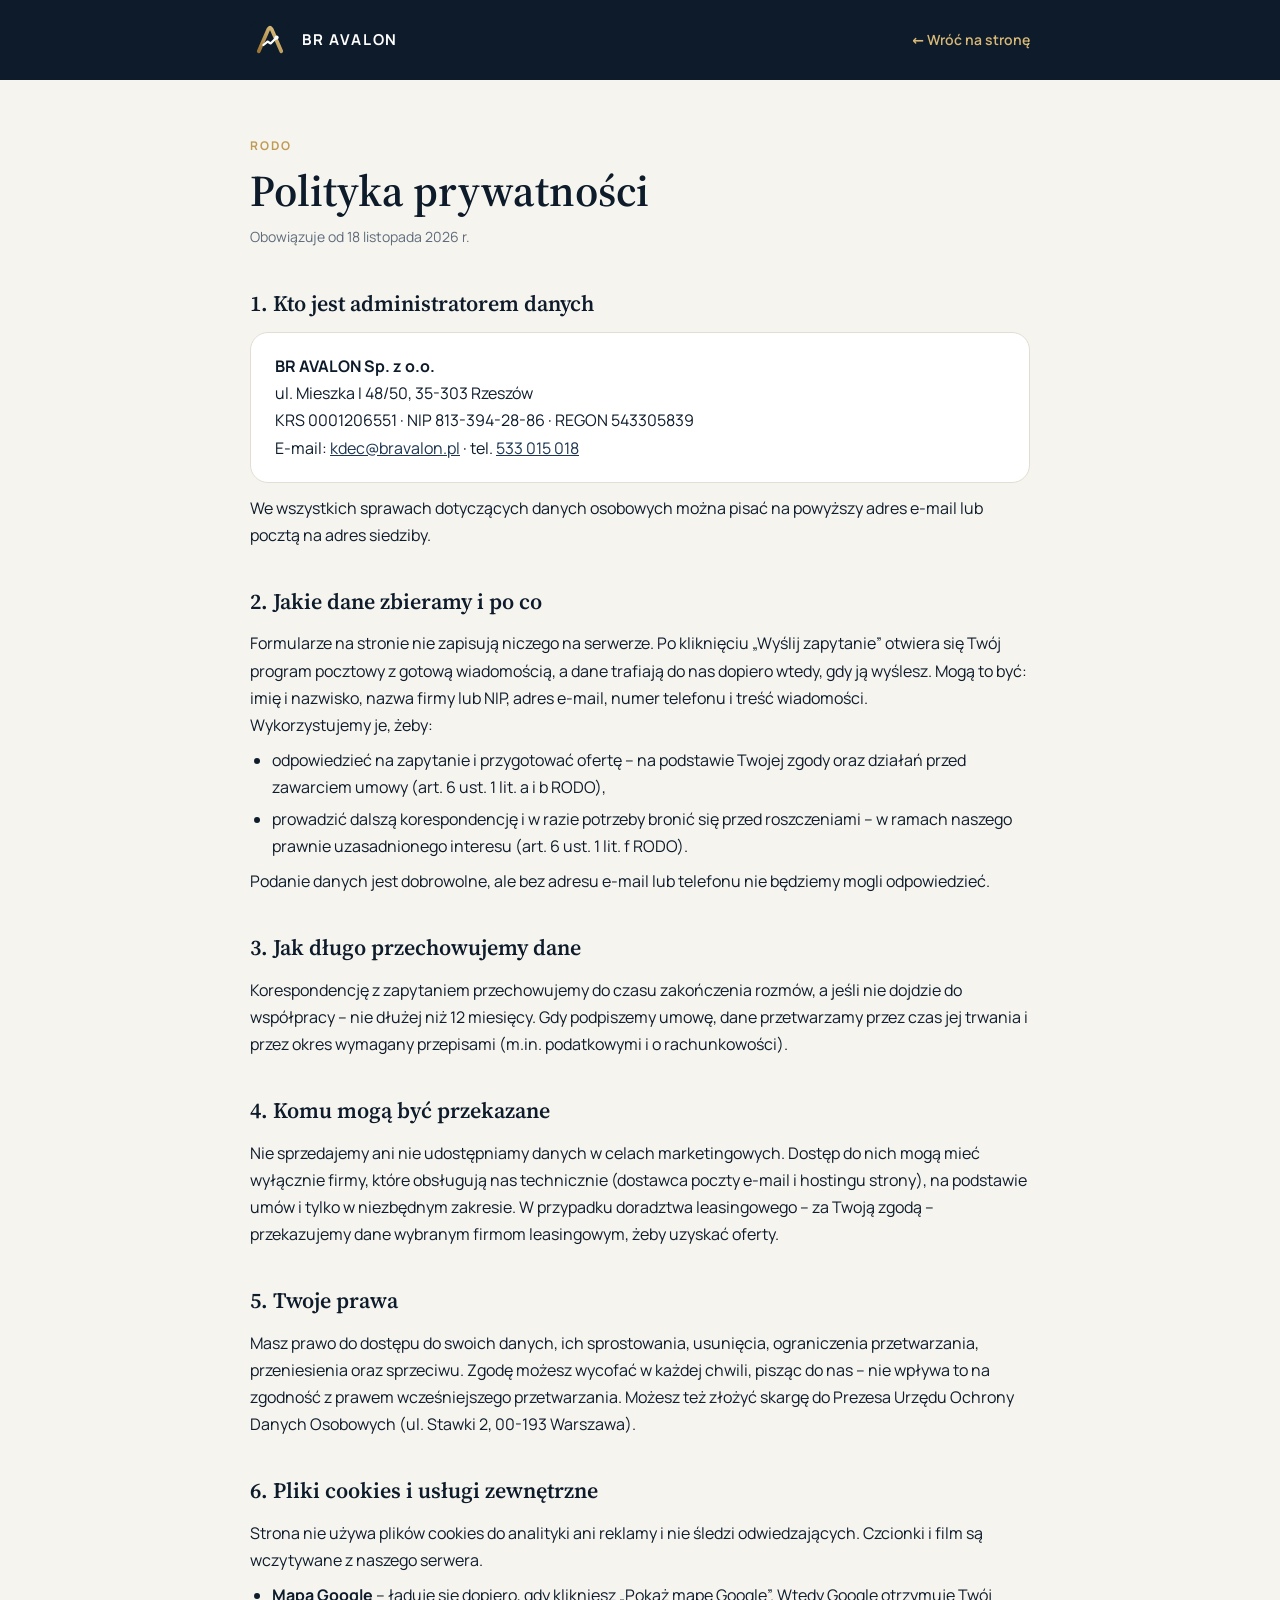
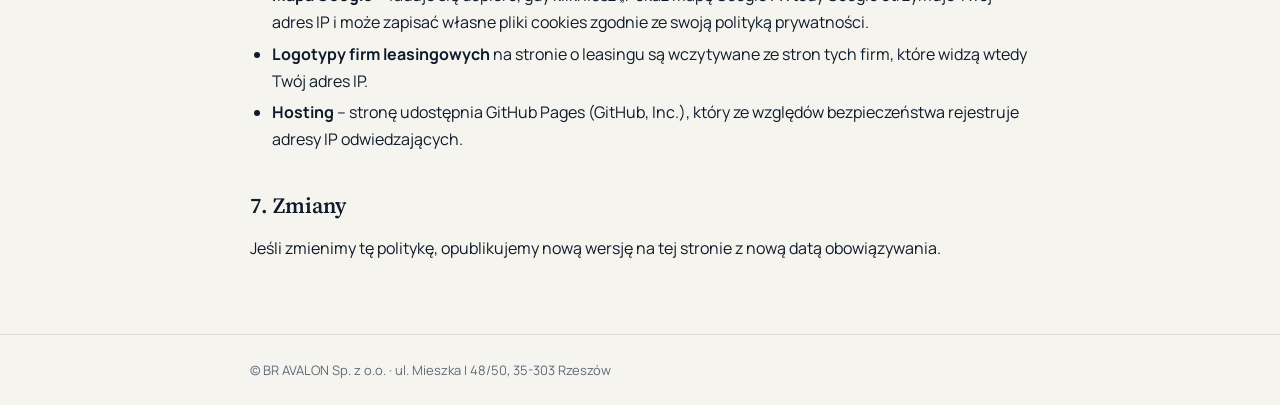
<file: polityka-prywatnosci.html>
<!DOCTYPE html>
<html lang="pl">
<head>
<meta charset="UTF-8">
<meta name="viewport" content="width=device-width, initial-scale=1">
<title>Polityka prywatności – BR AVALON Sp. z o.o.</title>
<meta name="description" content="Polityka prywatności strony BR AVALON Sp. z o.o. – kto przetwarza dane z formularzy, w jakim celu i jakie masz prawa.">
<meta name="robots" content="noindex, follow">
<link rel="canonical" href="https://wwieczor-commits.github.io/avalon/polityka-prywatnosci.html">
<link rel="icon" type="image/svg+xml" href="[data-uri]">
<link href="assets/fonts/fonts.css" rel="stylesheet">
<style>
:root{--ink:#0d1b2a;--ink-3:#1d3550;--paper:#f6f4ef;--line:#e3ded3;--muted:#5d6b7a;--gold:#c19a52;--gold-2:#d9b977}
*{box-sizing:border-box;margin:0;padding:0}
body{font-family:'Manrope',system-ui,sans-serif;background:var(--paper);color:var(--ink);line-height:1.7;-webkit-font-smoothing:antialiased}
a{color:var(--ink-3)}
a[href^="tel:"]{white-space:nowrap}
a:focus-visible{outline:2px solid var(--gold);outline-offset:3px}
.top{background:var(--ink);padding:18px 0}
.wrap{max-width:820px;margin:0 auto;padding:0 20px}
.top .wrap{display:flex;align-items:center;justify-content:space-between;gap:16px}
.logo{display:flex;align-items:center;gap:12px;color:#fff;text-decoration:none}
.logo img{width:40px;height:40px;border-radius:10px}
.logo b{font-size:15px;letter-spacing:.12em}
.back{color:var(--gold-2);font-weight:600;font-size:14px;text-decoration:none;padding:10px 0}
main{padding:56px 0 72px}
.eyebrow{font-size:12px;letter-spacing:.18em;text-transform:uppercase;font-weight:700;color:var(--gold)}
h1{font-family:'Source Serif 4',Georgia,serif;font-weight:600;font-size:clamp(30px,5vw,44px);line-height:1.15;margin:10px 0 8px}
.upd{color:var(--muted);font-size:14px;margin-bottom:36px}
h2{font-family:'Source Serif 4',Georgia,serif;font-weight:600;font-size:22px;margin:34px 0 10px}
p,li{font-size:16px}
ul{padding-left:22px;margin:8px 0}
li{margin:4px 0}
.box{background:#fff;border:1px solid var(--line);border-radius:18px;padding:20px 24px;margin-top:8px}
footer{border-top:1px solid var(--line);padding:24px 0;color:var(--muted);font-size:13px}
</style>
</head>
<body>
<div class="top"><div class="wrap">
  <a href="index.html" class="logo" aria-label="BR AVALON – strona główna"><img src="logo-mark.svg" alt=""><b>BR AVALON</b></a>
  <a href="index.html" class="back">← Wróć na stronę</a>
</div></div>
<main><div class="wrap">
  <div class="eyebrow">RODO</div>
  <h1>Polityka prywatności</h1>
  <p class="upd">Obowiązuje od 18 listopada 2026 r.</p>

  <h2>1. Kto jest administratorem danych</h2>
  <div class="box">
    <p><b>BR AVALON Sp. z o.o.</b><br>ul. Mieszka I 48/50, 35-303 Rzeszów<br>KRS 0001206551 · NIP 813-394-28-86 · REGON 543305839<br>
    E-mail: <a href="mailto:kdec@bravalon.pl">kdec@bravalon.pl</a> · tel. <a href="tel:+48533015018">533 015 018</a></p>
  </div>
  <p style="margin-top:12px">We wszystkich sprawach dotyczących danych osobowych można pisać na powyższy adres e-mail lub pocztą na adres siedziby.</p>

  <h2>2. Jakie dane zbieramy i po co</h2>
  <p>Formularze na stronie nie zapisują niczego na serwerze. Po kliknięciu „Wyślij zapytanie” otwiera się Twój program pocztowy z gotową wiadomością, a dane trafiają do nas dopiero wtedy, gdy ją wyślesz. Mogą to być: imię i nazwisko, nazwa firmy lub NIP, adres e-mail, numer telefonu i treść wiadomości.</p>
  <p>Wykorzystujemy je, żeby:</p>
  <ul>
    <li>odpowiedzieć na zapytanie i przygotować ofertę – na podstawie Twojej zgody oraz działań przed zawarciem umowy (art. 6 ust. 1 lit. a i b RODO),</li>
    <li>prowadzić dalszą korespondencję i w razie potrzeby bronić się przed roszczeniami – w ramach naszego prawnie uzasadnionego interesu (art. 6 ust. 1 lit. f RODO).</li>
  </ul>
  <p>Podanie danych jest dobrowolne, ale bez adresu e-mail lub telefonu nie będziemy mogli odpowiedzieć.</p>

  <h2>3. Jak długo przechowujemy dane</h2>
  <p>Korespondencję z zapytaniem przechowujemy do czasu zakończenia rozmów, a jeśli nie dojdzie do współpracy – nie dłużej niż 12 miesięcy. Gdy podpiszemy umowę, dane przetwarzamy przez czas jej trwania i przez okres wymagany przepisami (m.in. podatkowymi i o rachunkowości).</p>

  <h2>4. Komu mogą być przekazane</h2>
  <p>Nie sprzedajemy ani nie udostępniamy danych w celach marketingowych. Dostęp do nich mogą mieć wyłącznie firmy, które obsługują nas technicznie (dostawca poczty e-mail i hostingu strony), na podstawie umów i tylko w niezbędnym zakresie. W przypadku doradztwa leasingowego – za Twoją zgodą – przekazujemy dane wybranym firmom leasingowym, żeby uzyskać oferty.</p>

  <h2>5. Twoje prawa</h2>
  <p>Masz prawo do dostępu do swoich danych, ich sprostowania, usunięcia, ograniczenia przetwarzania, przeniesienia oraz sprzeciwu. Zgodę możesz wycofać w każdej chwili, pisząc do nas – nie wpływa to na zgodność z prawem wcześniejszego przetwarzania. Możesz też złożyć skargę do Prezesa Urzędu Ochrony Danych Osobowych (ul. Stawki 2, 00-193 Warszawa).</p>

  <h2>6. Pliki cookies i usługi zewnętrzne</h2>
  <p>Strona nie używa plików cookies do analityki ani reklamy i nie śledzi odwiedzających. Czcionki i film są wczytywane z naszego serwera.</p>
  <ul>
    <li><b>Mapa Google</b> – ładuje się dopiero, gdy klikniesz „Pokaż mapę Google”. Wtedy Google otrzymuje Twój adres IP i może zapisać własne pliki cookies zgodnie ze swoją polityką prywatności.</li>
    <li><b>Logotypy firm leasingowych</b> na stronie o leasingu są wczytywane ze stron tych firm, które widzą wtedy Twój adres IP.</li>
    <li><b>Hosting</b> – stronę udostępnia GitHub Pages (GitHub, Inc.), który ze względów bezpieczeństwa rejestruje adresy IP odwiedzających.</li>
  </ul>

  <h2>7. Zmiany</h2>
  <p>Jeśli zmienimy tę politykę, opublikujemy nową wersję na tej stronie z nową datą obowiązywania.</p>
</div></main>
<footer><div class="wrap">© BR AVALON Sp. z o.o. · ul. Mieszka I 48/50, 35-303 Rzeszów</div></footer>
</body>
</html>
</file>
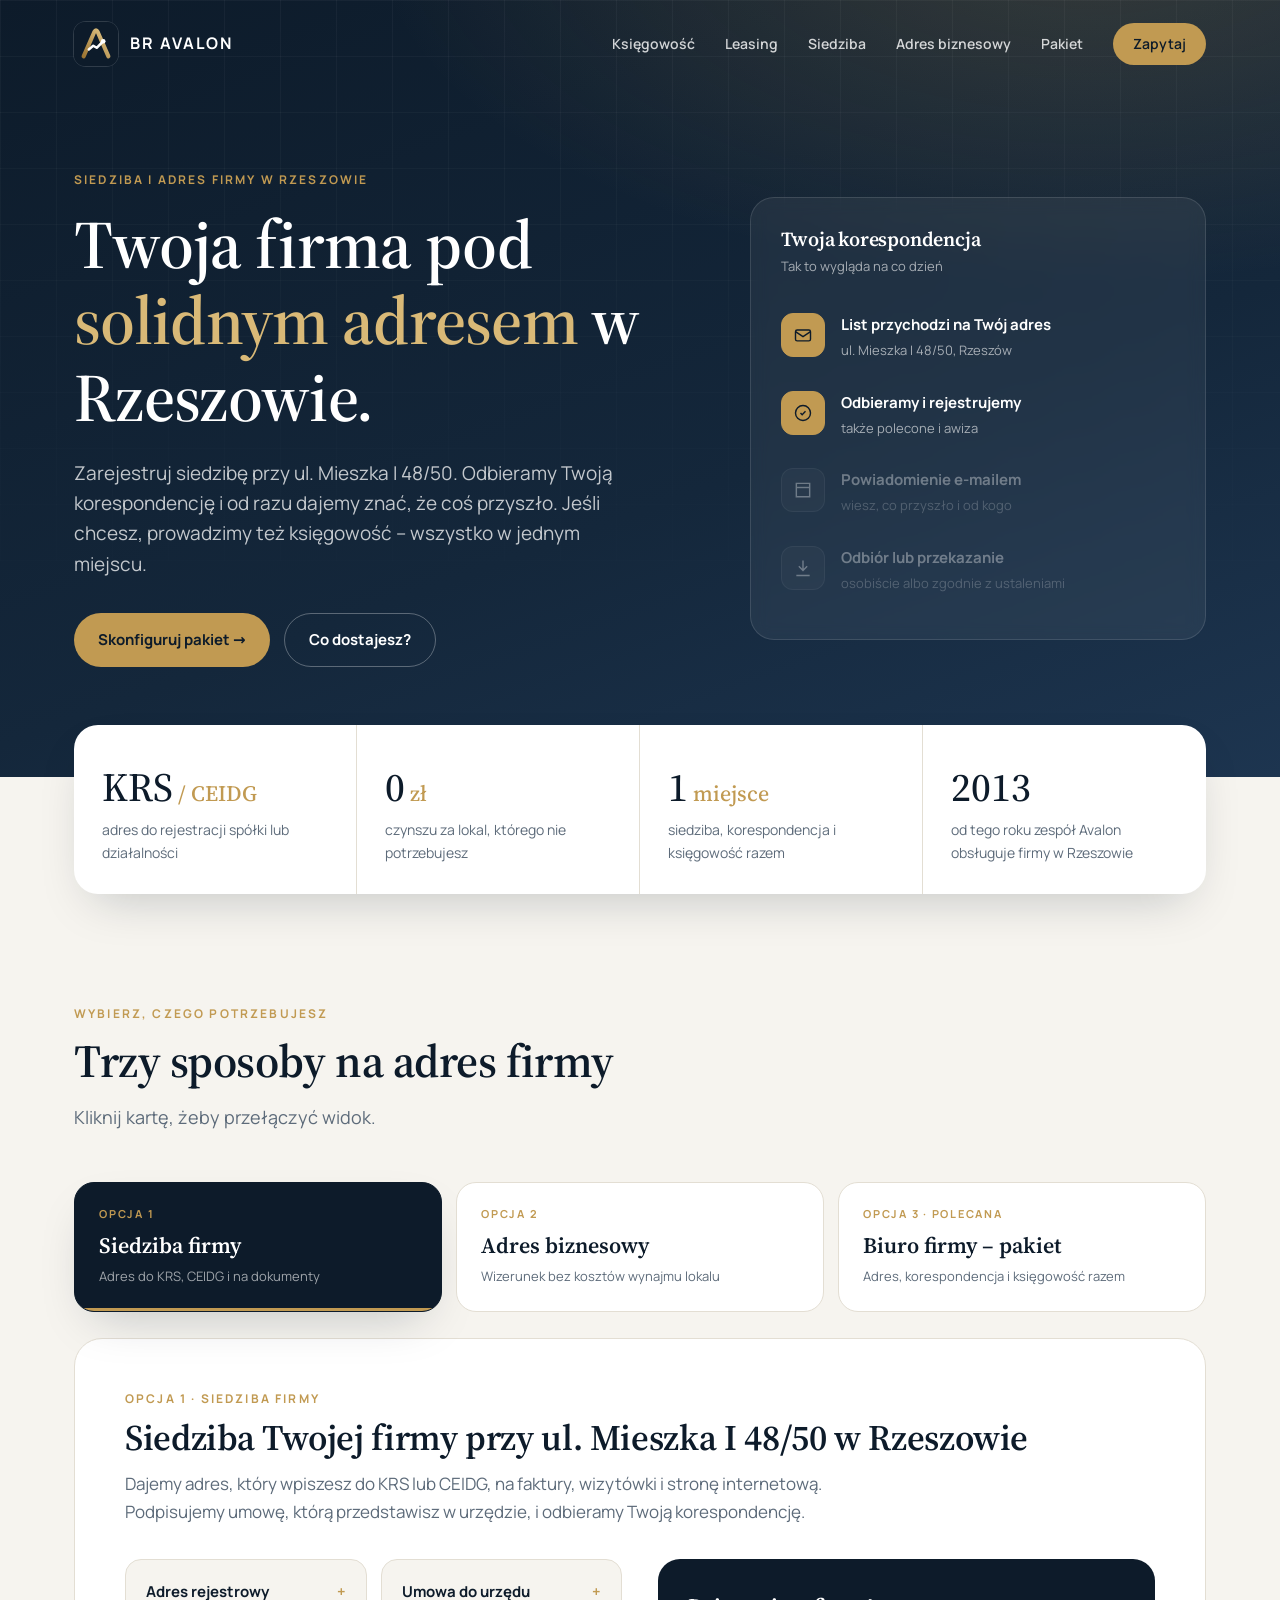
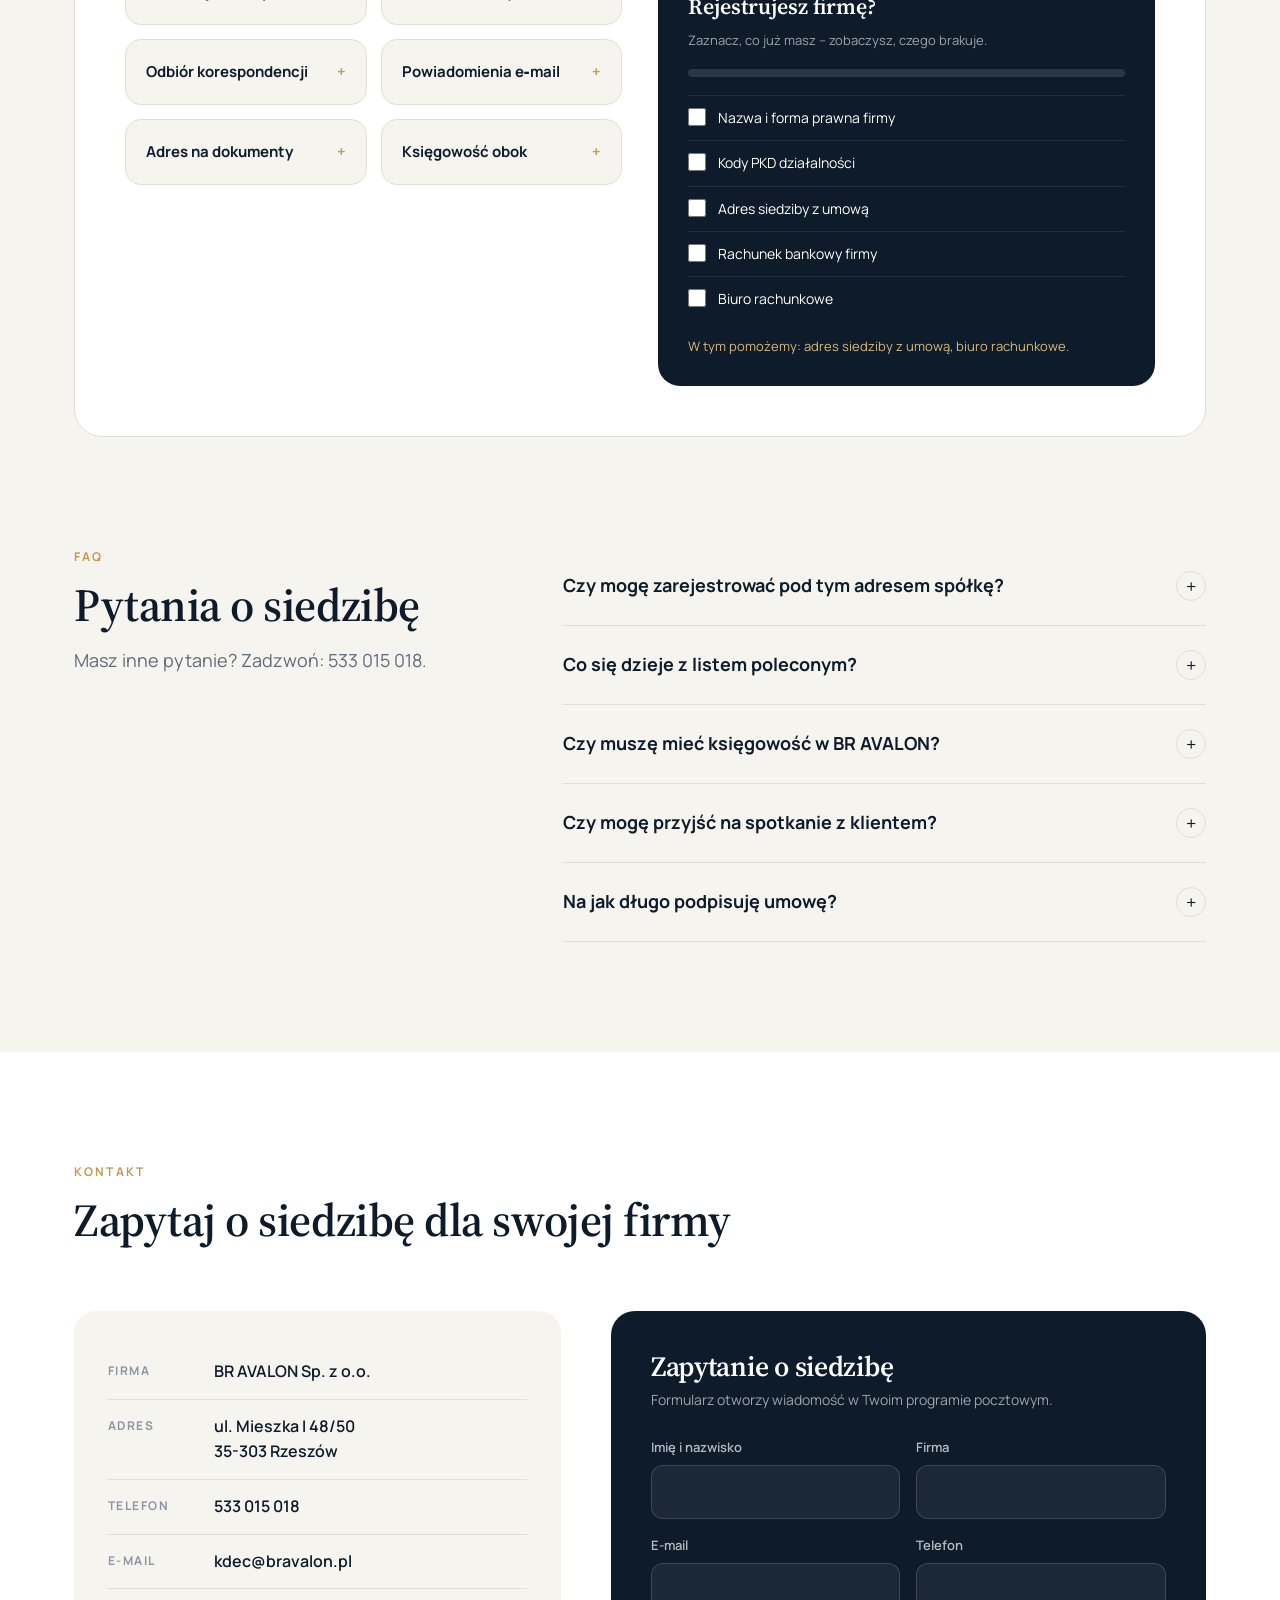
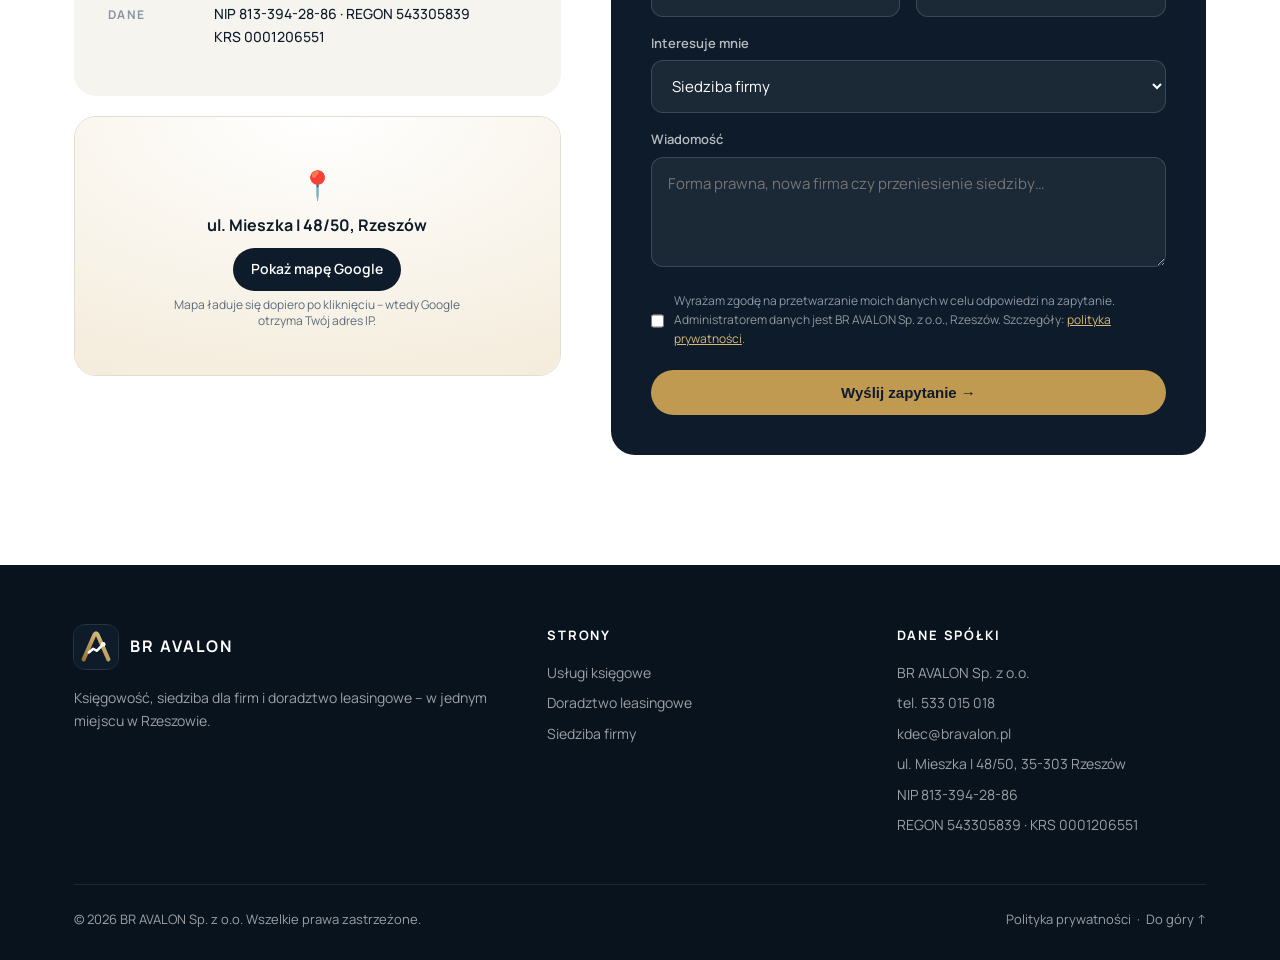
<file: siedziba.html>
<!DOCTYPE html>
<html lang="pl">
<head>
<meta charset="UTF-8">
<meta name="viewport" content="width=device-width, initial-scale=1">
<title>Siedziba i adres firmy w Rzeszowie – BR AVALON Sp. z o.o.</title>
<meta name="description" content="Siedziba firmy, adres biznesowy i obsługa korespondencji w Rzeszowie, ul. Mieszka I 48/50. Pakiety z księgowością. BR AVALON Sp. z o.o.">
<link rel="canonical" href="https://wwieczor-commits.github.io/avalon/siedziba.html">
<meta name="theme-color" content="#0d1b2a">
<meta property="og:type" content="website">
<meta property="og:locale" content="pl_PL">
<meta property="og:site_name" content="BR AVALON">
<meta property="og:title" content="Siedziba i adres firmy w Rzeszowie – BR AVALON Sp. z o.o.">
<meta property="og:description" content="Siedziba firmy, adres biznesowy i obsługa korespondencji w Rzeszowie, ul. Mieszka I 48/50. Pakiety z księgowością. BR AVALON Sp. z o.o.">
<meta property="og:url" content="https://wwieczor-commits.github.io/avalon/siedziba.html">
<meta property="og:image" content="https://wwieczor-commits.github.io/avalon/assets/og-image.jpg">
<meta property="og:image:width" content="1200">
<meta property="og:image:height" content="630">
<meta name="twitter:card" content="summary_large_image">
<link rel="apple-touch-icon" href="assets/logo-mark-128.png">
<link rel="icon" type="image/svg+xml" href="[data-uri]">
<link rel="preload" href="assets/fonts/manrope-latin.woff2" as="font" type="font/woff2" crossorigin>
<link href="assets/fonts/fonts.css" rel="stylesheet">
<style>

:root{
  --ink:#0d1b2a; --ink-2:#14273b; --ink-3:#1d3550;
  --paper:#f6f4ef; --white:#ffffff; --line:#e3ded3;
  --muted:#5d6b7a; --muted-2:#8a96a3;
  --gold:#c19a52; --gold-2:#d9b977; --gold-soft:#f3ead8;
  --radius:18px; --shadow:0 20px 50px -20px rgba(13,27,42,.25);
  --serif:"Source Serif 4",Georgia,serif; --sans:"Manrope",system-ui,-apple-system,Segoe UI,sans-serif;
}
*{box-sizing:border-box;margin:0;padding:0}
html{scroll-behavior:smooth}
body{font-family:var(--sans);color:var(--ink);background:var(--paper);line-height:1.6;-webkit-font-smoothing:antialiased}
a{color:inherit;text-decoration:none}
img{max-width:100%}
.wrap{max-width:1180px;margin:0 auto;padding:0 24px}
.eyebrow{font-size:12px;letter-spacing:.18em;text-transform:uppercase;font-weight:700;color:var(--gold)}
h1,h2,h3{font-family:var(--serif);font-weight:600;line-height:1.12;letter-spacing:-.01em}
h2{font-size:clamp(30px,4vw,46px);margin:12px 0 16px}
.lead{font-size:18px;color:var(--muted);max-width:640px}
.btn{display:inline-flex;align-items:center;gap:10px;padding:14px 24px;border-radius:999px;font-weight:700;font-size:15px;cursor:pointer;border:0;transition:transform .2s,box-shadow .2s,background .2s}
.btn-gold{background:var(--gold);color:var(--ink)}
.btn-gold:hover{background:var(--gold-2);transform:translateY(-2px);box-shadow:0 12px 30px -10px rgba(193,154,82,.7)}
.btn-ghost{border:1px solid rgba(255,255,255,.3);color:#fff;background:transparent}
.btn-ghost:hover{background:rgba(255,255,255,.08)}
.btn-dark{background:var(--ink);color:#fff}
.btn-dark:hover{background:var(--ink-3);transform:translateY(-2px)}

/* NAV */
nav{position:fixed;top:0;left:0;right:0;z-index:50;transition:background .3s,box-shadow .3s,padding .3s;padding:22px 0}
nav.scrolled{background:rgba(13,27,42,.92);backdrop-filter:blur(12px);box-shadow:0 8px 30px -12px rgba(0,0,0,.4);padding:14px 0}
.nav-in{display:flex;align-items:center;justify-content:space-between}
.logo{display:flex;align-items:center;gap:12px;color:#fff}
.logo-mark{width:44px;height:44px;border-radius:12px;box-shadow:0 0 0 1px rgba(255,255,255,.14)}.logo-mark svg{width:100%;height:100%;display:block}
.logo-txt b{display:block;font-size:16px;letter-spacing:.12em}
.logo-txt span{font-size:11px;color:rgba(255,255,255,.6);letter-spacing:.08em}
.menu{display:flex;gap:30px;align-items:center}
.menu a{color:rgba(255,255,255,.8);font-size:14px;font-weight:600;transition:color .2s}
.menu a:hover{color:var(--gold-2)}
.burger{display:none;background:none;border:0;color:#fff;font-size:26px;cursor:pointer}

/* HERO */
.hero{background:radial-gradient(1200px 600px at 85% -10%,rgba(193,154,82,.22),transparent 60%),linear-gradient(160deg,var(--ink) 0%,var(--ink-2) 60%,var(--ink-3) 100%);color:#fff;padding:170px 0 110px;position:relative;overflow:hidden}
.hero:after{content:"";position:absolute;inset:0;background-image:linear-gradient(rgba(255,255,255,.04) 1px,transparent 1px),linear-gradient(90deg,rgba(255,255,255,.04) 1px,transparent 1px);background-size:56px 56px;mask-image:linear-gradient(180deg,#000 0%,transparent 85%);pointer-events:none}
.hero-grid{display:grid;grid-template-columns:1.15fr .85fr;gap:60px;align-items:center;position:relative;z-index:1}
.hero h1{font-size:clamp(40px,5.6vw,68px);margin:18px 0 22px}
.hero h1 em{font-style:normal;color:var(--gold-2)}
.hero p{font-size:19px;color:rgba(255,255,255,.75);max-width:560px;margin-bottom:34px}
.hero-cta{display:flex;gap:14px;flex-wrap:wrap}
.hero-card{background:rgba(255,255,255,.06);border:1px solid rgba(255,255,255,.12);border-radius:24px;padding:30px;backdrop-filter:blur(8px)}
.hero-card h3{font-size:20px;margin-bottom:6px}
.hero-card .sub{font-size:13px;color:rgba(255,255,255,.6);margin-bottom:22px}
.deadline{display:flex;align-items:center;gap:16px;padding:14px 0;border-top:1px solid rgba(255,255,255,.1)}
.deadline .day{min-width:56px;height:56px;border-radius:14px;background:rgba(193,154,82,.15);border:1px solid rgba(193,154,82,.4);display:grid;place-items:center;font-family:var(--serif);font-size:22px;color:var(--gold-2)}
.deadline b{display:block;font-size:15px}
.deadline span{font-size:13px;color:rgba(255,255,255,.6)}
.deadline.next .day{background:var(--gold);color:var(--ink);border-color:var(--gold)}
.deadline.next b:after{content:"najbliższy";margin-left:8px;font-size:10px;letter-spacing:.1em;text-transform:uppercase;background:var(--gold);color:var(--ink);padding:3px 8px;border-radius:99px;vertical-align:2px}

/* STATS */
.stats{margin-top:-52px;position:relative;z-index:2}
.stats-in{background:var(--white);border-radius:24px;box-shadow:var(--shadow);display:grid;grid-template-columns:repeat(4,1fr)}
.stat{padding:30px 28px;border-right:1px solid var(--line)}
.stat:last-child{border-right:0}
.stat .num{font-family:var(--serif);font-size:40px;color:var(--ink)}
.stat .num small{font-size:22px;color:var(--gold)}
.stat p{font-size:14px;color:var(--muted)}

section{padding:110px 0}
.sec-head{display:flex;justify-content:space-between;align-items:flex-end;gap:30px;margin-bottom:50px;flex-wrap:wrap}

/* SERVICES */
.services-grid{display:grid;grid-template-columns:repeat(3,1fr);gap:22px}
.svc{background:var(--white);border:1px solid var(--line);border-radius:var(--radius);padding:30px;cursor:pointer;transition:transform .25s,box-shadow .25s,border-color .25s;position:relative;overflow:hidden;text-align:left;font:inherit;color:inherit}
.svc:before{content:"";position:absolute;left:0;top:0;height:3px;width:0;background:var(--gold);transition:width .35s}
.svc:hover{transform:translateY(-6px);box-shadow:var(--shadow);border-color:transparent}
.svc:hover:before{width:100%}
.svc .ico{width:52px;height:52px;border-radius:14px;background:var(--gold-soft);display:grid;place-items:center;margin-bottom:22px}
.svc .ico svg{width:26px;height:26px;stroke:var(--ink);fill:none;stroke-width:1.6}
.svc h3{font-size:22px;margin-bottom:10px}
.svc p{font-size:15px;color:var(--muted);margin-bottom:20px}
.svc .more{font-size:14px;font-weight:700;color:var(--ink);display:inline-flex;gap:8px;align-items:center}
.svc .more i{transition:transform .2s;font-style:normal}
.svc:hover .more i{transform:translateX(5px)}

/* MODAL */
.modal{position:fixed;inset:0;z-index:100;display:flex;align-items:center;justify-content:center;padding:20px;pointer-events:none;opacity:0;transition:opacity .3s}
.modal.open{opacity:1;pointer-events:auto}
.modal-bg{position:absolute;inset:0;background:rgba(13,27,42,.6);backdrop-filter:blur(6px)}
.modal-box{position:relative;background:var(--white);border-radius:24px;max-width:620px;width:100%;max-height:88vh;overflow:auto;padding:44px;transform:translateY(24px) scale(.97);transition:transform .35s cubic-bezier(.2,.9,.3,1.2)}
.modal.open .modal-box{transform:none}
.modal-close{position:absolute;top:18px;right:18px;width:40px;height:40px;border-radius:50%;border:1px solid var(--line);background:#fff;cursor:pointer;font-size:20px;line-height:1;color:var(--ink)}
.modal-close:hover{background:var(--paper)}
.modal-box h3{font-size:30px;margin:10px 0 14px}
.modal-box p{color:var(--muted);margin-bottom:20px}
.modal-box ul{list-style:none;display:grid;gap:12px;margin-bottom:28px}
.modal-box li{display:flex;gap:12px;font-size:15px}
.modal-box li:before{content:"";flex:0 0 20px;height:20px;border-radius:50%;background:var(--gold-soft) url("data:image/svg+xml,%3Csvg xmlns='http://www.w3.org/2000/svg' viewBox='0 0 20 20'%3E%3Cpath d='M6 10.5l2.5 2.5L14 7.5' stroke='%23a07c38' stroke-width='2' fill='none' stroke-linecap='round'/%3E%3C/svg%3E") center/20px no-repeat;margin-top:2px}

/* ABOUT */
.about{background:var(--white)}
.about-grid{display:grid;grid-template-columns:1fr 1fr;gap:70px;align-items:center}
.about-visual{background:linear-gradient(150deg,var(--ink),var(--ink-3));border-radius:28px;padding:44px;color:#fff;position:relative;overflow:hidden;min-height:440px;display:flex;flex-direction:column;justify-content:flex-end}
.about-visual:before{content:"";position:absolute;right:-60px;top:-60px;width:380px;height:380px;opacity:.12;background:url("[data-uri]") center/contain no-repeat}
.about-visual blockquote{font-family:var(--serif);font-size:26px;line-height:1.3;position:relative}
.about-visual cite{display:block;margin-top:18px;font-style:normal;font-size:14px;color:var(--gold-2)}
.values{display:grid;gap:18px;margin-top:30px}
.value{display:flex;gap:18px;padding:20px;border-radius:16px;border:1px solid var(--line);transition:background .2s,border-color .2s}
.value:hover{background:var(--paper);border-color:var(--gold-2)}
.value b{display:block;font-size:16px;margin-bottom:2px}
.value span{font-size:14px;color:var(--muted)}
.value .n{font-family:var(--serif);font-size:26px;color:var(--gold);min-width:36px}

/* CALC */
.calc{background:var(--ink);color:#fff;border-radius:30px;padding:60px;display:grid;grid-template-columns:1fr 1fr;gap:60px;align-items:center;position:relative;overflow:hidden}
.calc:after{content:"";position:absolute;width:500px;height:500px;border-radius:50%;background:radial-gradient(circle,rgba(193,154,82,.25),transparent 70%);right:-150px;bottom:-200px}
.calc h2{color:#fff}
.calc .lead{color:rgba(255,255,255,.7)}
.calc-box{background:rgba(255,255,255,.06);border:1px solid rgba(255,255,255,.12);border-radius:22px;padding:34px;position:relative;z-index:1}
.calc-box label{font-size:14px;color:rgba(255,255,255,.7);display:flex;justify-content:space-between;margin-bottom:12px}
.calc-box label b{color:#fff;font-size:16px}
input[type=range]{-webkit-appearance:none;appearance:none;width:100%;height:6px;border-radius:99px;background:rgba(255,255,255,.15);outline:none;margin-bottom:28px}
input[type=range]::-webkit-slider-thumb{-webkit-appearance:none;width:24px;height:24px;border-radius:50%;background:var(--gold);cursor:pointer;box-shadow:0 0 0 6px rgba(193,154,82,.25)}
input[type=range]::-moz-range-thumb{width:24px;height:24px;border-radius:50%;background:var(--gold);cursor:pointer;border:0}
.toggle-row{display:flex;gap:10px;margin-bottom:28px;flex-wrap:wrap}
.chip{padding:10px 16px;border-radius:99px;border:1px solid rgba(255,255,255,.2);font-size:13px;font-weight:600;cursor:pointer;background:transparent;color:#fff;font-family:inherit;transition:all .2s}
.chip.on{background:var(--gold);border-color:var(--gold);color:var(--ink)}
.result{border-top:1px solid rgba(255,255,255,.12);padding-top:24px}
.result .price{font-family:var(--serif);font-size:48px;color:var(--gold-2);line-height:1}
.result .price small{display:block;font-size:15px;color:rgba(255,255,255,.6);font-family:var(--sans);margin-top:8px}
.result .tier{font-size:14px;color:rgba(255,255,255,.7);margin-top:12px}
.note{font-size:12px;color:rgba(255,255,255,.45);margin-top:16px}

/* PROCESS */
.steps{display:grid;grid-template-columns:repeat(4,1fr);gap:22px;counter-reset:s}
.step{padding:30px 26px;border-radius:var(--radius);background:var(--white);border:1px solid var(--line);position:relative;transition:transform .25s}
.step:hover{transform:translateY(-4px)}
.step:before{counter-increment:s;content:"0" counter(s);font-family:var(--serif);font-size:44px;color:var(--gold-2);display:block;margin-bottom:14px;line-height:1}
.step h3{font-size:19px;margin-bottom:8px}
.step p{font-size:14px;color:var(--muted)}

/* FAQ */
.faq-wrap{display:grid;grid-template-columns:.8fr 1.2fr;gap:60px}
.faq-item{border-bottom:1px solid var(--line)}
.faq-q{width:100%;text-align:left;background:none;border:0;padding:24px 0;font:inherit;font-size:18px;font-weight:700;color:var(--ink);display:flex;justify-content:space-between;gap:20px;cursor:pointer}
.faq-q span{width:30px;height:30px;flex:0 0 30px;border-radius:50%;border:1px solid var(--line);display:grid;place-items:center;transition:transform .3s,background .3s;font-weight:400}
.faq-item.open .faq-q span{transform:rotate(45deg);background:var(--gold);border-color:var(--gold)}
.faq-a{max-height:0;overflow:hidden;transition:max-height .4s ease}
.faq-a p{padding-bottom:24px;color:var(--muted)}

/* CONTACT */
.contact{background:var(--white)}
.contact-grid{display:grid;grid-template-columns:.9fr 1.1fr;gap:50px}
.info-card{background:var(--paper);border-radius:22px;padding:34px;margin-bottom:20px}
.info-row{display:flex;gap:16px;padding:14px 0;border-bottom:1px solid var(--line)}
.info-row:last-child{border-bottom:0}
.info-row .k{font-size:12px;letter-spacing:.12em;text-transform:uppercase;color:var(--muted-2);min-width:90px;padding-top:2px;font-weight:700}
.info-row .v{font-weight:600}
.info-row .v a:hover{color:var(--gold)}
.map{border-radius:22px;overflow:hidden;height:260px;border:1px solid var(--line)}
.map iframe{width:100%;height:100%;border:0;filter:grayscale(.3)}
.map-load{width:100%;height:100%;border:0;cursor:pointer;display:flex;flex-direction:column;align-items:center;justify-content:center;gap:6px;padding:20px;text-align:center;font:inherit;color:var(--ink);background:radial-gradient(120% 120% at 50% 0%,#fff 0%,var(--gold-soft) 100%)}
.map-load .map-pin{font-size:28px}
.map-load b{font-size:16px}
.map-load .map-cta{display:inline-block;margin-top:4px;padding:10px 18px;border-radius:99px;background:var(--ink);color:#fff;font-weight:600;font-size:14px;transition:background .25s}
.map-load:hover .map-cta,.map-load:focus-visible .map-cta{background:var(--ink-3)}
.map-load small{max-width:300px;color:var(--muted);font-size:12px;line-height:1.4}
form{background:var(--ink);border-radius:24px;padding:40px;color:#fff}
form h3{font-size:28px;margin-bottom:6px}
form .sub{color:rgba(255,255,255,.6);font-size:14px;margin-bottom:26px}
.f-row{display:grid;grid-template-columns:1fr 1fr;gap:16px}
.field{margin-bottom:16px}
.field label{display:block;font-size:13px;color:rgba(255,255,255,.7);margin-bottom:7px;font-weight:600}
.field input,.field select,.field textarea{width:100%;padding:14px 16px;border-radius:12px;border:1px solid rgba(255,255,255,.15);background:rgba(255,255,255,.06);color:#fff;font:inherit;font-size:15px;transition:border-color .2s,background .2s}
.field select option{color:var(--ink)}
.field input:focus,.field select:focus,.field textarea:focus{outline:none;border-color:var(--gold);background:rgba(255,255,255,.1)}
.field textarea{min-height:110px;resize:vertical}
.consent{display:flex;gap:10px;font-size:12px;color:rgba(255,255,255,.55);margin:6px 0 22px}
.consent input{margin-top:3px;accent-color:var(--gold)}
.consent a{color:var(--gold-2);text-decoration:underline}

/* FOOTER */
footer{background:#08131e;color:rgba(255,255,255,.6);padding:60px 0 30px;font-size:14px}
.foot-grid{display:grid;grid-template-columns:1.4fr 1fr 1fr;gap:40px;padding-bottom:40px;border-bottom:1px solid rgba(255,255,255,.08)}
footer h4{color:#fff;font-size:13px;letter-spacing:.14em;text-transform:uppercase;margin-bottom:16px}
footer li{list-style:none;margin-bottom:8px}
footer a:hover{color:var(--gold-2)}
.foot-bottom{padding-top:24px;display:flex;justify-content:space-between;flex-wrap:wrap;gap:10px;font-size:13px}

/* TOAST */
.toast{position:fixed;bottom:24px;left:50%;transform:translate(-50%,120px);background:var(--ink);color:#fff;padding:16px 24px;border-radius:14px;box-shadow:var(--shadow);z-index:120;transition:transform .4s;font-size:14px;border-left:4px solid var(--gold)}
.toast.show{transform:translate(-50%,0)}

/* REVEAL */
.reveal{opacity:0;transform:translateY(30px);transition:opacity .8s,transform .8s}
.reveal.in{opacity:1;transform:none}

@media (max-width:980px){
  .hero-grid,.about-grid,.calc,.faq-wrap,.contact-grid{grid-template-columns:1fr}
  .services-grid{grid-template-columns:1fr 1fr}
  .steps{grid-template-columns:1fr 1fr}
  .stats-in{grid-template-columns:1fr 1fr}
  .stat:nth-child(2){border-right:0}
  .stat:nth-child(-n+2){border-bottom:1px solid var(--line)}
  .calc{padding:40px 28px}
  .foot-grid{grid-template-columns:1fr}
}
@media (max-width:720px){
  .menu{position:fixed;top:0;right:0;bottom:0;width:78%;background:var(--ink);flex-direction:column;align-items:flex-start;padding:100px 34px;gap:24px;transform:translateX(100%);transition:transform .35s}
  .menu.open{transform:none}
  .menu a{font-size:18px}
  .burger{display:block;position:relative;z-index:60}
  .services-grid,.steps,.f-row{grid-template-columns:1fr}
  section{padding:80px 0}
  .modal-box{padding:32px 24px}
  form{padding:28px}
}
/* Widoczny fokus przy obsłudze klawiaturą */
a:focus-visible,button:focus-visible,summary:focus-visible,[role=tab]:focus-visible{outline:2px solid var(--gold);outline-offset:3px}
input[type=range]:focus-visible{outline:2px solid var(--gold-2);outline-offset:6px}
@media (prefers-reduced-motion:reduce){*{transition:none!important;scroll-behavior:auto!important}.reveal{opacity:1;transform:none}}

/* --- SIEDZIBA --- */
.flow{display:grid;gap:0;position:relative}
.flow-step{display:flex;gap:16px;align-items:flex-start;padding:14px 0;opacity:.35;transition:opacity .5s}
.flow-step.on{opacity:1}
.flow-dot{width:44px;height:44px;flex:0 0 44px;border-radius:12px;background:rgba(255,255,255,.08);border:1px solid rgba(255,255,255,.15);display:grid;place-items:center;transition:background .4s,border-color .4s}
.flow-step.on .flow-dot{background:var(--gold);border-color:var(--gold)}
.flow-dot svg{width:20px;height:20px;stroke:#fff;fill:none;stroke-width:1.7}
.flow-step.on .flow-dot svg{stroke:var(--ink)}
.flow-step b{display:block;font-size:15px}
.flow-step span{font-size:13px;color:rgba(255,255,255,.6)}

.opt-tabs{display:grid;grid-template-columns:repeat(3,1fr);gap:14px;margin-bottom:26px}
.opt-tab{text-align:left;background:var(--white);border:1px solid var(--line);border-radius:20px;padding:22px 24px;cursor:pointer;font:inherit;color:var(--ink);transition:all .25s;position:relative;overflow:hidden}
.opt-tab small{display:block;font-size:11px;letter-spacing:.16em;text-transform:uppercase;color:var(--gold);font-weight:700;margin-bottom:6px}
.opt-tab b{font-family:var(--serif);font-size:22px;font-weight:600;display:block}
.opt-tab span{font-size:13px;color:var(--muted)}
.opt-tab:after{content:"";position:absolute;left:0;bottom:0;height:3px;width:0;background:var(--gold);transition:width .35s}
.opt-tab:hover{border-color:var(--gold-2)}
.opt-tab.on{background:var(--ink);border-color:var(--ink);color:#fff;box-shadow:var(--shadow)}
.opt-tab.on span{color:rgba(255,255,255,.6)}
.opt-tab.on:after{width:100%}
.opt-panel{display:none;background:var(--white);border:1px solid var(--line);border-radius:28px;padding:50px;animation:fade .45s}
.opt-panel.on{display:block}
@keyframes fade{from{opacity:0;transform:translateY(12px)}to{opacity:1;transform:none}}
.opt-panel h3{font-size:clamp(26px,3vw,36px);margin:10px 0 12px}
.opt-panel > p{color:var(--muted);max-width:720px;margin-bottom:34px;font-size:17px}
.two{display:grid;grid-template-columns:1fr 1fr;gap:36px;align-items:start}

.gets{display:grid;grid-template-columns:1fr 1fr;gap:14px}
.get{border:1px solid var(--line);border-radius:16px;padding:20px;cursor:pointer;transition:all .25s;background:var(--paper);text-align:left;font:inherit;color:inherit}
.get:hover{border-color:var(--gold-2);transform:translateY(-3px)}
.get b{display:flex;justify-content:space-between;gap:10px;font-size:15px}
.get b i{font-style:normal;color:var(--gold);transition:transform .3s}
.get p{font-size:13px;color:var(--muted);max-height:0;overflow:hidden;transition:max-height .35s,margin .35s}
.get.open{background:var(--white);border-color:var(--gold)}
.get.open p{max-height:120px;margin-top:8px}
.get.open b i{transform:rotate(45deg)}

.check{background:var(--ink);color:#fff;border-radius:22px;padding:30px}
.check h4{font-family:var(--serif);font-size:22px;font-weight:600;margin-bottom:6px}
.check .sub{font-size:13px;color:rgba(255,255,255,.6);margin-bottom:18px}
.prog{height:8px;border-radius:99px;background:rgba(255,255,255,.12);overflow:hidden;margin-bottom:18px}
.prog i{display:block;height:100%;width:0;background:var(--gold);border-radius:99px;transition:width .4s}
.check label{display:flex;gap:12px;align-items:flex-start;padding:11px 0;border-top:1px solid rgba(255,255,255,.08);font-size:14px;cursor:pointer}
.check input{accent-color:var(--gold);width:18px;height:18px;margin-top:1px;flex:0 0 18px}
.check-msg{font-size:13px;color:var(--gold-2);margin-top:14px;min-height:20px}

.cost{background:var(--ink);color:#fff;border-radius:22px;padding:32px}
.cost label{font-size:14px;color:rgba(255,255,255,.7);display:flex;justify-content:space-between;margin-bottom:12px}
.cost label b{color:#fff}
.cost .big{font-family:var(--serif);font-size:44px;color:var(--gold-2);line-height:1.05}
.cost .big small{display:block;font-family:var(--sans);font-size:14px;color:rgba(255,255,255,.6);margin-top:6px}
.cost .vs{margin-top:20px;padding-top:20px;border-top:1px solid rgba(255,255,255,.12);font-size:14px;color:rgba(255,255,255,.75)}
.perks{display:grid;gap:14px}
.perk{display:flex;gap:16px;padding:18px;border:1px solid var(--line);border-radius:16px}
.perk .n{font-family:var(--serif);font-size:24px;color:var(--gold);min-width:34px}
.perk b{display:block;margin-bottom:2px}
.perk span{font-size:14px;color:var(--muted)}

.cfg{display:grid;gap:12px}
.cfg-item{display:flex;align-items:center;gap:16px;padding:18px 20px;border:1px solid var(--line);border-radius:16px;cursor:pointer;transition:all .2s;background:var(--paper)}
.cfg-item:hover{border-color:var(--gold-2)}
.cfg-item.on{border-color:var(--ink);background:var(--white);box-shadow:0 10px 30px -18px rgba(13,27,42,.5)}
.sw{width:46px;height:26px;flex:0 0 46px;border-radius:99px;background:#d6d0c3;position:relative;transition:background .25s}
.sw:after{content:"";position:absolute;top:3px;left:3px;width:20px;height:20px;border-radius:50%;background:#fff;transition:transform .25s;box-shadow:0 2px 4px rgba(0,0,0,.2)}
.cfg-item.on .sw{background:var(--gold)}
.cfg-item.on .sw:after{transform:translateX(20px)}
.cfg-item b{display:block;font-size:15px}
.cfg-item span{font-size:13px;color:var(--muted)}
.cfg-item.locked{cursor:default}
.summary{background:var(--ink);color:#fff;border-radius:22px;padding:32px;position:sticky;top:100px}
.summary h4{font-family:var(--serif);font-size:24px;font-weight:600;margin-bottom:4px}
.summary .sub{font-size:13px;color:rgba(255,255,255,.6);margin-bottom:18px}
.summary ul{list-style:none;margin-bottom:22px;min-height:120px}
.summary li{padding:10px 0;border-bottom:1px solid rgba(255,255,255,.08);font-size:14px;display:flex;gap:10px;animation:fade .3s}
.summary li:before{content:"✓";color:var(--gold-2);font-weight:700}
.badge{display:inline-block;background:rgba(193,154,82,.18);color:var(--gold-2);border:1px solid rgba(193,154,82,.4);padding:6px 12px;border-radius:99px;font-size:12px;font-weight:700;margin-bottom:18px}

@media (max-width:980px){
  .two{grid-template-columns:1fr}
  .opt-panel{padding:32px}
  .summary{position:static}
}
@media (max-width:720px){
  .opt-tabs,.gets{grid-template-columns:1fr}
  .opt-panel{padding:24px}
}
/* ===== MOBILE POLISH ===== */
html,body{overflow-x:clip}
.toast{opacity:0;visibility:hidden}
.toast.show{opacity:1;visibility:visible}
.contact-grid>*,.hero-grid>*,.about-grid>*,.two>*,.calc>*,.faq-wrap>*{min-width:0}
.calc-box label,.cost label{flex-wrap:wrap;gap:4px 12px}
.calc-box label b,.cost label b{white-space:nowrap}
.info-row .v{overflow-wrap:anywhere}
body.menu-open{overflow:hidden}
.menu-bg{position:fixed;inset:0;background:rgba(8,19,30,.55);backdrop-filter:blur(3px);z-index:49;opacity:0;pointer-events:none;transition:opacity .3s}
body.menu-open .menu-bg{opacity:1;pointer-events:auto}
@media (max-width:720px){
  .wrap{padding:0 20px}
  .hero{padding:118px 0 90px}
  .hero h1{font-size:clamp(34px,9.5vw,44px);margin:14px 0 16px}
  .hero p{font-size:16.5px;margin-bottom:26px}
  .hero-cta{flex-direction:column}
  .hero-cta .btn{width:100%;justify-content:center}
  .hero-grid{gap:36px}
  .hero-card{padding:22px;border-radius:20px}
  h2{font-size:clamp(27px,7.5vw,34px)}
  .lead{font-size:16px}
  .sec-head{margin-bottom:32px}
  .sec-head .btn{width:100%;justify-content:center}
  section{padding:72px 0}
  .stats{margin-top:-40px}
  .stats-in{grid-template-columns:1fr 1fr;border-radius:20px}
  .stat{padding:20px 16px}
  .stat .num{font-size:30px;line-height:1.15}
  .stat .num small{font-size:15px}
  .stat p{font-size:12.5px;margin-top:6px;line-height:1.45}
  .svc{padding:24px}
  .modal{align-items:flex-end;padding:0}
  .modal-box{border-radius:24px 24px 0 0;max-height:85vh;padding:34px 22px 28px}
  .modal-box .btn{width:100%;justify-content:center}
  .about-visual{min-height:300px;padding:30px}
  .about-visual blockquote{font-size:22px}
  .calc{padding:30px 20px;border-radius:24px;gap:28px}
  .calc-box{padding:22px;border-radius:18px}
  .result .price{font-size:40px}
  .faq-q{font-size:16px;padding:20px 0}
  .info-card{padding:22px}
  .info-row{flex-direction:column;gap:2px;padding:12px 0}
  .info-row .k{min-width:0;font-size:11px}
  .map{height:220px}
  form{padding:24px 20px;border-radius:20px}
  form h3{font-size:24px}
  .field input,.field select,.field textarea{font-size:16px}
  .foot-bottom{flex-direction:column}
  .menu{visibility:hidden;transition:transform .35s,visibility .35s}
  .menu.open{visibility:visible}
  .menu{width:84%;padding:96px 28px 40px;gap:6px;overflow-y:auto;z-index:55}
  .menu a{width:100%;padding:14px 0;border-bottom:1px solid rgba(255,255,255,.08);font-size:18px}
  .menu a.btn{margin-top:18px;justify-content:center;border-bottom:0;padding:14px 20px}
  .burger{width:44px;height:44px;border-radius:12px;background:rgba(255,255,255,.08);font-size:22px;line-height:1}
  /* leasing */
  .offer{grid-template-columns:72px 1fr 58px;gap:10px;padding:12px}
  .tabs{flex-wrap:nowrap;overflow-x:auto;scroll-snap-type:x mandatory;margin:0 -20px 22px;padding:0 20px 6px;scrollbar-width:none}
  .tabs::-webkit-scrollbar{display:none}
  .tab{flex:0 0 auto;scroll-snap-align:start}
  .tab-panel{padding:24px;border-radius:20px;gap:24px}
  .tab-panel h3{font-size:24px}
  .tip{padding:20px}
  .tip .btn{width:100%;justify-content:center}
  .cta-band{padding:28px 22px;border-radius:22px}
  .cta-band .btn{width:100%;justify-content:center}
  .res-grid{grid-template-columns:1fr 1fr}
  /* tabela -> karty */
  .cmp,.cmp tbody,.cmp tr,.cmp td{display:block;width:100%}
  .cmp{border:0;background:transparent;border-radius:0}
  .cmp thead{display:none}
  .cmp tr{background:var(--white);border:1px solid var(--line);border-radius:16px;margin-bottom:12px;overflow:hidden}
  .cmp td{border:0;padding:10px 16px}
  .cmp td:first-child{width:100%;background:var(--ink);color:#fff;font-size:12px;letter-spacing:.12em;text-transform:uppercase;padding:12px 16px}
  .cmp td[data-l]:before{content:attr(data-l);display:block;font-size:11px;font-weight:700;letter-spacing:.1em;text-transform:uppercase;color:var(--gold);margin-bottom:2px}
  .cmp td[data-l]+td[data-l]{border-top:1px solid var(--line)}
  .cmp td.hl{background:var(--gold-soft)}
  /* siedziba */
  .opt-tabs{display:flex;overflow-x:auto;scroll-snap-type:x mandatory;margin:0 -20px 20px;padding:4px 20px 10px;gap:12px;scrollbar-width:none}
  .opt-tabs::-webkit-scrollbar{display:none}
  .opt-tab{flex:0 0 78%;scroll-snap-align:start;padding:18px 20px}
  .opt-tab b{font-size:20px}
  .opt-panel{padding:24px 20px;border-radius:22px}
  .opt-panel > p{font-size:15.5px;margin-bottom:24px}
  .check,.cost,.summary{padding:24px 20px;border-radius:18px}
  .cost .big{font-size:38px}
  .cfg-item{padding:16px}
  .perk{padding:16px}
}
@media (max-width:380px){
  .wrap{padding:0 16px}
  .stat{padding:18px 12px}
  .stat .num{font-size:26px}
  .hero h1{font-size:32px}
  .res-grid{grid-template-columns:1fr}
  .offer{grid-template-columns:64px 1fr 52px;font-size:12px}
}

/* ===== MOBILE MENU v2 ===== */
.menu-foot{display:none}
@media (max-width:720px){
  nav.scrolled{-webkit-backdrop-filter:none;backdrop-filter:none;background:rgba(13,27,42,.97)}
  body.menu-open nav{-webkit-backdrop-filter:none;backdrop-filter:none}
  .menu{position:fixed;top:0;right:0;bottom:auto;left:auto;height:100vh;height:100dvh;width:min(86vw,360px);
    background:linear-gradient(180deg,#14273b 0%,#0d1b2a 100%);border-left:1px solid rgba(193,154,82,.25);
    box-shadow:-30px 0 60px -20px rgba(0,0,0,.6);display:flex;flex-direction:column;align-items:stretch;
    padding:96px 24px calc(24px + env(safe-area-inset-bottom));gap:0;overflow-y:auto;z-index:55;
    transform:translateX(105%);visibility:hidden;transition:transform .38s cubic-bezier(.2,.8,.2,1),visibility .38s}
  .menu.open{transform:none;visibility:visible}
  .menu:before{content:"MENU";position:absolute;top:34px;left:24px;font-size:11px;letter-spacing:.24em;font-weight:700;color:var(--gold)}
  .menu a{display:flex;justify-content:space-between;align-items:center;width:100%;padding:16px 4px;font-size:18px;font-weight:600;color:#fff;border-bottom:1px solid rgba(255,255,255,.08);
    opacity:0;transform:translateX(16px);transition:opacity .35s,transform .35s,color .2s}
  .menu a:not(.btn):after{content:"›";font-size:24px;color:var(--gold);line-height:1}
  .menu a:active{color:var(--gold-2)}
  .menu.open a{opacity:1;transform:none}
  .menu.open a:nth-child(1){transition-delay:.06s}.menu.open a:nth-child(2){transition-delay:.1s}.menu.open a:nth-child(3){transition-delay:.14s}
  .menu.open a:nth-child(4){transition-delay:.18s}.menu.open a:nth-child(5){transition-delay:.22s}.menu.open a:nth-child(6){transition-delay:.26s}.menu.open a:nth-child(7){transition-delay:.3s}
  .menu a.btn{margin-top:22px;justify-content:center;border:0;padding:15px 20px;color:var(--ink)!important;font-size:16px}
  .menu-foot{margin-top:auto;padding-top:26px;display:grid;gap:10px}
  .menu-foot a{border:1px solid rgba(255,255,255,.14)!important;border-radius:14px;padding:14px 16px!important;font-size:15px!important;justify-content:flex-start!important;gap:12px;opacity:1!important;transform:none!important}
  .menu-foot a:after{content:none!important}
  .menu-foot small{display:block;font-size:11px;color:rgba(255,255,255,.5);font-weight:500;letter-spacing:.04em}
  .menu-foot .ic{width:36px;height:36px;border-radius:10px;background:rgba(193,154,82,.15);display:grid;place-items:center;flex:0 0 36px;color:var(--gold-2);font-size:16px}
  .burger{position:relative;z-index:60;display:grid;place-items:center;width:46px;height:46px;border-radius:14px;background:rgba(255,255,255,.1);border:1px solid rgba(255,255,255,.14);font-size:0;padding:0;-webkit-tap-highlight-color:transparent}
  .burger span{position:absolute;left:13px;right:13px;height:2px;border-radius:2px;background:#fff;transition:transform .3s,opacity .2s,top .3s}
  .burger span:nth-child(1){top:16px}.burger span:nth-child(2){top:22px}.burger span:nth-child(3){top:28px}
  body.menu-open .burger span:nth-child(1){top:22px;transform:rotate(45deg)}
  body.menu-open .burger span:nth-child(2){opacity:0}
  body.menu-open .burger span:nth-child(3){top:22px;transform:rotate(-45deg)}
  body.menu-open .burger{background:var(--gold);border-color:var(--gold)}
  body.menu-open .burger span{background:var(--ink)}
  .menu-bg{z-index:45}
}

</style>
</head>
<body>

<nav id="nav">
  <div class="wrap nav-in">
    <a href="index.html" class="logo" aria-label="BR AVALON – strona główna">
      <div class="logo-mark"><svg viewBox="0 0 64 64" aria-hidden="true">
  <defs>
    <linearGradient id="g1" x1="0" y1="1" x2="1" y2="0">
      <stop offset="0" stop-color="#9c7533"/><stop offset="1" stop-color="#e4c98a"/>
    </linearGradient>
  </defs>
  <rect width="64" height="64" rx="16" fill="#0d1b2a"/>
  <path d="M14 50 L29.5 14.5 Q32 9.5 34.5 14.5 L50 50" fill="none" stroke="url(#g1)" stroke-width="6" stroke-linecap="round" stroke-linejoin="round"/>
  <path d="M21.5 40 L28 34.5 L33 37.5 L42.5 28" fill="none" stroke="#ffffff" stroke-width="3.6" stroke-linecap="round" stroke-linejoin="round"/>
  <circle cx="42.5" cy="28" r="3.4" fill="#ffffff"/>
</svg></div>
      <div class="logo-txt"><b>BR AVALON</b></div>
    </a>
    <div class="menu" id="menu">
      <a href="index.html">Księgowość</a>
      <a href="leasing.html">Leasing</a>
      <a href="#opcje" data-go="siedziba">Siedziba</a>
      <a href="#opcje" data-go="adres">Adres biznesowy</a>
      <a href="#opcje" data-go="pakiet">Pakiet</a>
      <a href="#kontakt" class="btn btn-gold" style="padding:10px 20px;color:var(--ink)">Zapytaj</a>
    </div>
    <button class="burger" id="burger" aria-label="Menu">☰</button>
  </div>
</nav>

<header class="hero" id="top">
  <div class="wrap hero-grid">
    <div class="reveal">
      <div class="eyebrow">Siedziba i adres firmy w Rzeszowie</div>
      <h1>Twoja firma pod <em>solidnym adresem</em> w Rzeszowie.</h1>
      <p>Zarejestruj siedzibę przy ul. Mieszka I 48/50. Odbieramy Twoją korespondencję i od razu dajemy znać, że coś przyszło. Jeśli chcesz, prowadzimy też księgowość – wszystko w jednym miejscu.</p>
      <div class="hero-cta">
        <a href="#opcje" class="btn btn-gold" data-go="pakiet">Skonfiguruj pakiet →</a>
        <a href="#opcje" class="btn btn-ghost" data-go="siedziba">Co dostajesz?</a>
      </div>
    </div>
    <div class="hero-card reveal">
      <h3>Twoja korespondencja</h3>
      <div class="sub">Tak to wygląda na co dzień</div>
      <div class="flow" id="flow">
        <div class="flow-step"><div class="flow-dot"><svg viewBox="0 0 24 24"><rect x="3" y="6" width="18" height="13" rx="2"/><path d="M3 8l9 6 9-6"/></svg></div><div><b>List przychodzi na Twój adres</b><span>ul. Mieszka I 48/50, Rzeszów</span></div></div>
        <div class="flow-step"><div class="flow-dot"><svg viewBox="0 0 24 24"><path d="M9 12l2 2 4-4"/><circle cx="12" cy="12" r="9"/></svg></div><div><b>Odbieramy i rejestrujemy</b><span>także polecone i awiza</span></div></div>
        <div class="flow-step"><div class="flow-dot"><svg viewBox="0 0 24 24"><path d="M4 4h16v16H4z"/><path d="M4 9h16"/></svg></div><div><b>Powiadomienie e-mailem</b><span>wiesz, co przyszło i od kogo</span></div></div>
        <div class="flow-step"><div class="flow-dot"><svg viewBox="0 0 24 24"><path d="M12 3v12M7 10l5 5 5-5M4 21h16"/></svg></div><div><b>Odbiór lub przekazanie</b><span>osobiście albo zgodnie z ustaleniami</span></div></div>
      </div>
    </div>
  </div>
</header>

<div class="wrap stats">
  <div class="stats-in reveal">
    <div class="stat"><div class="num">KRS<small> / CEIDG</small></div><p>adres do rejestracji spółki lub działalności</p></div>
    <div class="stat"><div class="num">0<small> zł</small></div><p>czynszu za lokal, którego nie potrzebujesz</p></div>
    <div class="stat"><div class="num">1<small> miejsce</small></div><p>siedziba, korespondencja i księgowość razem</p></div>
    <div class="stat"><div class="num"><span data-count="2013">2013</span></div><p>od tego roku zespół Avalon obsługuje firmy w Rzeszowie</p></div>
  </div>
</div>

<section id="opcje">
  <div class="wrap">
    <div class="sec-head reveal">
      <div>
        <div class="eyebrow">Wybierz, czego potrzebujesz</div>
        <h2>Trzy sposoby na adres firmy</h2>
        <p class="lead">Kliknij kartę, żeby przełączyć widok.</p>
      </div>
    </div>

    <div class="opt-tabs reveal" role="tablist">
      <button class="opt-tab on" data-tab="siedziba" role="tab"><small>Opcja 1</small><b>Siedziba firmy</b><span>Adres do KRS, CEIDG i na dokumenty</span></button>
      <button class="opt-tab" data-tab="adres" role="tab"><small>Opcja 2</small><b>Adres biznesowy</b><span>Wizerunek bez kosztów wynajmu lokalu</span></button>
      <button class="opt-tab" data-tab="pakiet" role="tab"><small>Opcja 3 · polecana</small><b>Biuro firmy – pakiet</b><span>Adres, korespondencja i księgowość razem</span></button>
    </div>

    <!-- OPCJA 1 -->
    <div class="opt-panel on" id="p-siedziba" role="tabpanel">
      <div class="eyebrow">Opcja 1 · Siedziba firmy</div>
      <h3>Siedziba Twojej firmy przy ul. Mieszka I 48/50 w Rzeszowie</h3>
      <p>Dajemy adres, który wpiszesz do KRS lub CEIDG, na faktury, wizytówki i stronę internetową. Podpisujemy umowę, którą przedstawisz w urzędzie, i odbieramy Twoją korespondencję.</p>
      <div class="two">
        <div>
          <div class="gets" id="gets">
            <button class="get"><b>Adres rejestrowy <i>+</i></b><p>Adres siedziby do wpisu w KRS lub CEIDG oraz do zgłoszenia w urzędzie skarbowym.</p></button>
            <button class="get"><b>Umowa do urzędu <i>+</i></b><p>Pisemna umowa potwierdzająca prawo do korzystania z adresu – wymagana przy rejestracji.</p></button>
            <button class="get"><b>Odbiór korespondencji <i>+</i></b><p>Przyjmujemy listy zwykłe i polecone, także awiza, w godzinach pracy biura.</p></button>
            <button class="get"><b>Powiadomienia e‑mail <i>+</i></b><p>Informujemy, że przyszła przesyłka, od kogo i jakiego typu.</p></button>
            <button class="get"><b>Adres na dokumenty <i>+</i></b><p>Możesz go używać na fakturach, w stopce maila, na stronie i w Google.</p></button>
            <button class="get"><b>Księgowość obok <i>+</i></b><p>Pisma z urzędów trafiają od razu do ludzi, którzy wiedzą, co z nimi zrobić.</p></button>
          </div>
        </div>
        <div class="check">
          <h4>Rejestrujesz firmę?</h4>
          <div class="sub">Zaznacz, co już masz – zobaczysz, czego brakuje.</div>
          <div class="prog"><i id="prog"></i></div>
          <div id="checklist">
            <label><input type="checkbox"> Nazwa i forma prawna firmy</label>
            <label><input type="checkbox"> Kody PKD działalności</label>
            <label><input type="checkbox"> Adres siedziby z umową</label>
            <label><input type="checkbox"> Rachunek bankowy firmy</label>
            <label><input type="checkbox"> Biuro rachunkowe</label>
          </div>
          <div class="check-msg" id="check-msg"></div>
        </div>
      </div>
    </div>

    <!-- OPCJA 2 -->
    <div class="opt-panel" id="p-adres" role="tabpanel">
      <div class="eyebrow">Opcja 2 · Adres biznesowy</div>
      <h3>Dobry adres w Rzeszowie – bez kosztów wynajmu lokalu</h3>
      <p>Pracujesz zdalnie, u klientów albo w innym mieście? Firma może mieć adres w Rzeszowie bez czynszu, mediów i umowy najmu na lata. Policz, ile kosztowałby Cię własny lokal.</p>
      <div class="two">
        <div class="cost">
          <label>Powierzchnia lokalu <b id="m2-val"></b></label>
          <input type="range" id="m2" min="10" max="80" step="1" value="20" aria-label="Powierzchnia">
          <label>Czynsz za m² miesięcznie <b id="st-val"></b></label>
          <input type="range" id="st" min="30" max="120" step="5" value="60" aria-label="Stawka za metr">
          <label>Media i opłaty miesięcznie <b id="md-val"></b></label>
          <input type="range" id="md" min="0" max="1500" step="50" value="400" aria-label="Media">
          <div class="big" id="year">–<small>tyle kosztuje własny lokal przez rok (netto)</small></div>
          <div class="vs">Adres biznesowy w BR AVALON to ułamek tej kwoty – bez kaucji, umeblowania i umowy najmu. <a href="#kontakt" style="color:var(--gold-2);font-weight:700">Zapytaj o cenę →</a></div>
        </div>
        <div class="perks">
          <div class="perk"><div class="n">01</div><div><b>Wizerunek</b><span>Adres w Rzeszowie na stronie, wizytówkach i w Google buduje zaufanie klientów.</span></div></div>
          <div class="perk"><div class="n">02</div><div><b>Prywatność</b><span>Nie musisz podawać adresu domowego w publicznych rejestrach.</span></div></div>
          <div class="perk"><div class="n">03</div><div><b>Elastyczność</b><span>Umowa na czas nieokreślony z krótkim okresem wypowiedzenia.</span></div></div>
          <div class="perk"><div class="n">04</div><div><b>Bez stresu o pocztę</b><span>Przesyłki nie wracają do nadawcy, bo zawsze ktoś je odbierze.</span></div></div>
        </div>
      </div>
    </div>

    <!-- OPCJA 3 -->
    <div class="opt-panel" id="p-pakiet" role="tabpanel">
      <div class="eyebrow">Opcja 3 · Biuro firmy – pakiet</div>
      <h3>Twoje biuro w Rzeszowie: adres, korespondencja i księgowość w jednym miejscu</h3>
      <p>Złóż pakiet z tego, czego potrzebujesz. Przy połączeniu z księgowością dokumenty i pisma nie krążą między firmami – wszystko jest pod jednym adresem.</p>
      <div class="two">
        <div class="cfg" id="cfg">
          <div class="cfg-item on locked" data-k="Adres siedziby z umową"><div class="sw"></div><div><b>Adres siedziby z umową</b><span>Podstawa pakietu – zawsze w zestawie</span></div></div>
          <div class="cfg-item on" data-k="Odbiór i rejestr korespondencji"><div class="sw"></div><div><b>Odbiór i rejestr korespondencji</b><span>Listy zwykłe, polecone i awiza</span></div></div>
          <div class="cfg-item" data-k="Powiadomienia e-mail o przesyłkach"><div class="sw"></div><div><b>Powiadomienia e-mail o przesyłkach</b><span>Wiesz od razu, co przyszło</span></div></div>
          <div class="cfg-item" data-k="Sala na spotkania z klientem"><div class="sw"></div><div><b>Sala na spotkania z klientem</b><span>Na godziny, po wcześniejszej rezerwacji</span></div></div>
          <div class="cfg-item" data-k="Księgowość BR AVALON"><div class="sw"></div><div><b>Księgowość BR AVALON</b><span>Pełna księgowość lub KPiR, kadry i płace</span></div></div>
          <div class="cfg-item" data-k="Doradztwo leasingowe"><div class="sw"></div><div><b>Doradztwo leasingowe</b><span>Porównanie ofert firm leasingowych</span></div></div>
        </div>
        <div class="summary">
          <h4>Twój pakiet</h4>
          <div class="sub">Aktualizuje się na bieżąco</div>
          <div class="badge" id="badge" style="display:none">★ Pakiet z księgowością – cena preferencyjna</div>
          <ul id="sum"></ul>
          <a href="#kontakt" class="btn btn-gold" id="send-pkg" style="width:100%;justify-content:center">Zapytaj o cenę pakietu →</a>
        </div>
      </div>
    </div>
  </div>
</section>

<section id="faq" style="padding-top:0">
  <div class="wrap faq-wrap">
    <div class="reveal"><div class="eyebrow">FAQ</div><h2>Pytania o siedzibę</h2><p class="lead">Masz inne pytanie? Zadzwoń: 533 015 018.</p></div>
    <div class="reveal">
      <div class="faq-item"><button class="faq-q">Czy mogę zarejestrować pod tym adresem spółkę?<span>+</span></button><div class="faq-a"><p>Tak. Podpisujemy umowę, która potwierdza prawo do korzystania z adresu. Na jej podstawie zgłosisz siedzibę w KRS lub CEIDG i w urzędzie skarbowym.</p></div></div>
      <div class="faq-item"><button class="faq-q">Co się dzieje z listem poleconym?<span>+</span></button><div class="faq-a"><p>Odbieramy go, rejestrujemy i informujemy Cię. Szczegóły odbioru i przekazywania przesyłek ustalamy w umowie.</p></div></div>
      <div class="faq-item"><button class="faq-q">Czy muszę mieć księgowość w BR AVALON?<span>+</span></button><div class="faq-a"><p>Nie, adres i obsługę korespondencji możesz wziąć osobno. Połączenie z księgowością jest po prostu wygodniejsze i korzystniejsze cenowo.</p></div></div>
      <div class="faq-item"><button class="faq-q">Czy mogę przyjść na spotkanie z klientem?<span>+</span></button><div class="faq-a"><p>Tak, jeśli wybierzesz w pakiecie salę na spotkania. Rezerwujesz termin z wyprzedzeniem.</p></div></div>
      <div class="faq-item"><button class="faq-q">Na jak długo podpisuję umowę?<span>+</span></button><div class="faq-a"><p>Na czas nieokreślony, z krótkim okresem wypowiedzenia. Gdy przeniesiesz siedzibę, wystarczy zgłosić zmianę adresu.</p></div></div>
    </div>
  </div>
</section>

<section class="contact" id="kontakt">
  <div class="wrap">
    <div class="sec-head reveal"><div><div class="eyebrow">Kontakt</div><h2>Zapytaj o siedzibę dla swojej firmy</h2></div></div>
    <div class="contact-grid">
      <div class="reveal">
        <div class="info-card">
          <div class="info-row"><div class="k">Firma</div><div class="v">BR AVALON Sp. z o.o.</div></div>
          <div class="info-row"><div class="k">Adres</div><div class="v">ul. Mieszka I 48/50<br>35-303 Rzeszów</div></div>
          <div class="info-row"><div class="k">Telefon</div><div class="v"><a href="tel:+48533015018">533 015 018</a></div></div>
          <div class="info-row"><div class="k">E-mail</div><div class="v"><a href="mailto:kdec@bravalon.pl">kdec@bravalon.pl</a></div></div>
          <div class="info-row"><div class="k">Dane</div><div class="v" style="font-weight:500;font-size:14px">NIP 813-394-28-86 · REGON 543305839<br>KRS 0001206551</div></div>
        </div>
        <div class="map"><button type="button" class="map-load" data-src="https://www.google.com/maps?q=ul.+Mieszka+I+48,+35-303+Rzesz%C3%B3w&amp;output=embed" aria-label="Pokaż mapę Google z lokalizacją biura"><span class="map-pin" aria-hidden="true">📍</span><b>ul. Mieszka I 48/50, Rzeszów</b><span class="map-cta">Pokaż mapę Google</span><small>Mapa ładuje się dopiero po kliknięciu – wtedy Google otrzyma Twój adres IP.</small></button></div>
      </div>
      <form id="form" class="reveal" novalidate>
        <h3>Zapytanie o siedzibę</h3>
        <div class="sub">Formularz otworzy wiadomość w Twoim programie pocztowym.</div>
        <div class="f-row">
          <div class="field"><label for="f-name">Imię i nazwisko</label><input id="f-name" required></div>
          <div class="field"><label for="f-company">Firma</label><input id="f-company"></div>
        </div>
        <div class="f-row">
          <div class="field"><label for="f-email">E-mail</label><input id="f-email" type="email" required></div>
          <div class="field"><label for="f-phone">Telefon</label><input id="f-phone" type="tel"></div>
        </div>
        <div class="field"><label for="f-service">Interesuje mnie</label>
          <select id="f-service"><option>Siedziba firmy</option><option>Adres biznesowy</option><option>Biuro firmy – pakiet</option></select></div>
        <div class="field"><label for="f-msg">Wiadomość</label><textarea id="f-msg" placeholder="Forma prawna, nowa firma czy przeniesienie siedziby…"></textarea></div>
        <label class="consent"><input type="checkbox" id="f-ok"> <span>Wyrażam zgodę na przetwarzanie moich danych w celu odpowiedzi na zapytanie. Administratorem danych jest BR AVALON Sp. z o.o., Rzeszów. Szczegóły: <a href="polityka-prywatnosci.html" target="_blank" rel="noopener">polityka prywatności</a>.</span></label>
        <button class="btn btn-gold" type="submit" style="width:100%;justify-content:center">Wyślij zapytanie →</button>
      </form>
    </div>
  </div>
</section>

<footer>
  <div class="wrap">
    <div class="foot-grid">
      <div>
        <div class="logo" style="margin-bottom:18px"><div class="logo-mark"><svg viewBox="0 0 64 64" aria-hidden="true">
  <defs>
    <linearGradient id="g2" x1="0" y1="1" x2="1" y2="0">
      <stop offset="0" stop-color="#9c7533"/><stop offset="1" stop-color="#e4c98a"/>
    </linearGradient>
  </defs>
  <rect width="64" height="64" rx="16" fill="#0d1b2a"/>
  <path d="M14 50 L29.5 14.5 Q32 9.5 34.5 14.5 L50 50" fill="none" stroke="url(#g2)" stroke-width="6" stroke-linecap="round" stroke-linejoin="round"/>
  <path d="M21.5 40 L28 34.5 L33 37.5 L42.5 28" fill="none" stroke="#ffffff" stroke-width="3.6" stroke-linecap="round" stroke-linejoin="round"/>
  <circle cx="42.5" cy="28" r="3.4" fill="#ffffff"/>
</svg></div><div class="logo-txt"><b>BR AVALON</b></div></div>
        <p>Księgowość, siedziba dla firm i doradztwo leasingowe – w jednym miejscu w Rzeszowie.</p>
      </div>
      <div><h4>Strony</h4><ul><li><a href="index.html">Usługi księgowe</a></li><li><a href="leasing.html">Doradztwo leasingowe</a></li><li><a href="siedziba.html">Siedziba firmy</a></li></ul></div>
      <div><h4>Dane spółki</h4><ul><li>BR AVALON Sp. z o.o.</li><li><a href="tel:+48533015018">tel. 533 015 018</a></li><li><a href="mailto:kdec@bravalon.pl">kdec@bravalon.pl</a></li><li>ul. Mieszka I 48/50, 35-303 Rzeszów</li><li>NIP 813-394-28-86</li><li>REGON 543305839 · KRS 0001206551</li></ul></div>
    </div>
    <div class="foot-bottom"><span>© <span id="yr"></span> BR AVALON Sp. z o.o. Wszelkie prawa zastrzeżone.</span><span><a href="polityka-prywatnosci.html">Polityka prywatności</a> &nbsp;·&nbsp; <a href="#top">Do góry ↑</a></span></div>
  </div>
</footer>

<div class="toast" id="toast"></div>

<script>
const $=id=>document.getElementById(id);
// Nawigacja
const nav=$('nav'),menu=$('menu');
addEventListener('scroll',()=>nav.classList.toggle('scrolled',scrollY>40),{passive:true});
$('burger').addEventListener('click',()=>menu.classList.toggle('open'));
menu.querySelectorAll('a').forEach(a=>a.addEventListener('click',()=>menu.classList.remove('open')));

// Zakładki opcji
function setTab(k){
  document.querySelectorAll('.opt-tab').forEach(t=>t.classList.toggle('on',t.dataset.tab===k));
  document.querySelectorAll('.opt-panel').forEach(p=>p.classList.toggle('on',p.id==='p-'+k));
  const sel=$('f-service');sel.selectedIndex={siedziba:0,adres:1,pakiet:2}[k];
  try{if(location.protocol!=='about:'&&location.hash!=='#'+k)history.replaceState(null,'','#'+k);}catch(e){}
}
document.querySelectorAll('.opt-tab').forEach(t=>t.addEventListener('click',()=>setTab(t.dataset.tab)));
document.querySelectorAll('[data-go]').forEach(a=>a.addEventListener('click',()=>setTab(a.dataset.go)));
const h=location.hash.slice(1);if(['siedziba','adres','pakiet'].includes(h)){setTab(h);setTimeout(()=>$('opcje').scrollIntoView(),50);}

// Animacja korespondencji
(function(){const s=[...$('flow').children];let i=0;
  function tick(){s.forEach((x,j)=>x.classList.toggle('on',j<=i));i=(i+1)%(s.length+1);}
  tick();setInterval(tick,1200);})();

// Opcja 1 – rozwijane kafelki i checklista
document.querySelectorAll('.get').forEach(g=>g.addEventListener('click',()=>g.classList.toggle('open')));
const boxes=[...document.querySelectorAll('#checklist input')];
function chk(){const n=boxes.filter(b=>b.checked).length;$('prog').style.width=(n/boxes.length*100)+'%';
  const miss=boxes.filter(b=>!b.checked).map(b=>b.parentNode.textContent.trim());
  const ours=miss.filter(m=>/Adres siedziby|Biuro rachunkowe/.test(m));
  $('check-msg').textContent=n===boxes.length?'Masz wszystko – możesz rejestrować firmę.':(ours.length?'W tym pomożemy: '+ours.join(', ').toLowerCase()+'.':'Brakuje: '+miss.join(', ').toLowerCase()+'.');}
boxes.forEach(b=>b.addEventListener('change',chk));chk();

// Opcja 2 – koszt własnego lokalu
const zl=n=>Math.round(n).toLocaleString('pl-PL')+' zł';
function cost(){const m=+$('m2').value,s=+$('st').value,md=+$('md').value;
  $('m2-val').textContent=m+' m²';$('st-val').textContent=s+' zł';$('md-val').textContent=zl(md);
  $('year').firstChild.textContent=zl((m*s+md)*12);}
['m2','st','md'].forEach(id=>$(id).addEventListener('input',cost));cost();

// Opcja 3 – konfigurator
const items=[...document.querySelectorAll('.cfg-item')];
function sum(){const on=items.filter(i=>i.classList.contains('on')).map(i=>i.dataset.k);
  $('sum').innerHTML=on.map(x=>'<li>'+x+'</li>').join('');
  $('badge').style.display=on.includes('Księgowość BR AVALON')?'inline-block':'none';}
items.forEach(i=>i.addEventListener('click',()=>{if(i.classList.contains('locked')){toast('Adres siedziby jest podstawą każdego pakietu.');return;}i.classList.toggle('on');sum();}));
sum();
$('send-pkg').addEventListener('click',()=>{$('f-service').selectedIndex=2;
  const on=items.filter(i=>i.classList.contains('on')).map(i=>'- '+i.dataset.k).join('\n');$('f-msg').value='Proszę o wycenę pakietu:\n'+on;});

// Liczniki i pojawianie się
function countUp(el){const t=+el.dataset.count,from=t-40,dur=1400,st=performance.now();
  (function f(n){const p=Math.min((n-st)/dur,1);el.textContent=Math.round(from+(t-from)*(1-Math.pow(1-p,3)));if(p<1)requestAnimationFrame(f);})(st);}
const io=new IntersectionObserver(es=>es.forEach(e=>{if(e.isIntersecting){e.target.classList.add('in');e.target.querySelectorAll('[data-count]').forEach(countUp);io.unobserve(e.target);}}),{threshold:.15});
document.querySelectorAll('.reveal').forEach(el=>io.observe(el));

// FAQ
document.querySelectorAll('.faq-item').forEach(it=>{const q=it.querySelector('.faq-q'),a=it.querySelector('.faq-a');
  q.addEventListener('click',()=>{const o=it.classList.contains('open');
    document.querySelectorAll('.faq-item').forEach(x=>{x.classList.remove('open');x.querySelector('.faq-a').style.maxHeight=0;});
    if(!o){it.classList.add('open');a.style.maxHeight=a.scrollHeight+'px';}});});

// Formularz
function toast(m){const t=$('toast');t.textContent=m;t.classList.add('show');setTimeout(()=>t.classList.remove('show'),3200);}
$('form').addEventListener('submit',e=>{e.preventDefault();const v=id=>$(id).value.trim();
  if(!v('f-name')||!/^\S+@\S+\.\S+$/.test(v('f-email'))){toast('Podaj imię i nazwisko oraz poprawny e-mail.');return;}
  if(!$('f-ok').checked){toast('Zaznacz zgodę na przetwarzanie danych.');return;}
  const body='Imię i nazwisko: '+v('f-name')+'\nFirma: '+v('f-company')+'\nE-mail: '+v('f-email')+'\nTelefon: '+v('f-phone')+'\nUsługa: '+v('f-service')+'\n\n'+v('f-msg');
  location.href='mailto:kdec@bravalon.pl?subject='+encodeURIComponent('Siedziba firmy – '+v('f-service'))+'&body='+encodeURIComponent(body);
  toast('Otwieram program pocztowy…');});
$('yr').textContent=new Date().getFullYear();
</script>
<script>
(function(){const m=document.getElementById('menu'),b=document.getElementById('burger');if(!m||!b)return;
b.innerHTML='<span></span><span></span><span></span>';b.setAttribute('aria-controls','menu');b.setAttribute('aria-expanded','false');
const f=document.createElement('div');f.className='menu-foot';
f.innerHTML='<a href="tel:+48533015018"><span class="ic">☎</span><span>533 015 018<small>Zadzwoń</small></span></a><a href="mailto:kdec@bravalon.pl"><span class="ic">✉</span><span>kdec@bravalon.pl<small>Napisz e-mail</small></span></a>';
m.appendChild(f);
const bg=document.createElement('div');bg.className='menu-bg';document.body.appendChild(bg);
function set(o){m.classList.toggle('open',o);document.body.classList.toggle('menu-open',o);b.setAttribute('aria-expanded',o);}
b.addEventListener('click',e=>{e.preventDefault();e.stopImmediatePropagation();set(!m.classList.contains('open'));},true);
bg.addEventListener('click',()=>set(false));
m.querySelectorAll('a').forEach(a=>a.addEventListener('click',()=>set(false)));
document.addEventListener('keydown',e=>{if(e.key==='Escape')set(false);});
addEventListener('resize',()=>{if(innerWidth>720)set(false);});
const t=document.getElementById('cmp');if(t){const h=[...t.querySelectorAll('thead th')].map(x=>x.textContent);t.querySelectorAll('tbody tr').forEach(tr=>[...tr.children].forEach((td,i)=>{if(i)td.dataset.l=h[i];}));}
})();
// ---- Mapa Google ładowana dopiero po kliknięciu (RODO)
document.querySelectorAll('.map-load').forEach(b=>b.addEventListener('click',()=>{const i=document.createElement('iframe');i.title='Mapa – ul. Mieszka I 48/50, Rzeszów';i.src=b.dataset.src;i.setAttribute('allowfullscreen','');b.replaceWith(i);}));
</script>
</body>
</html>
</file>
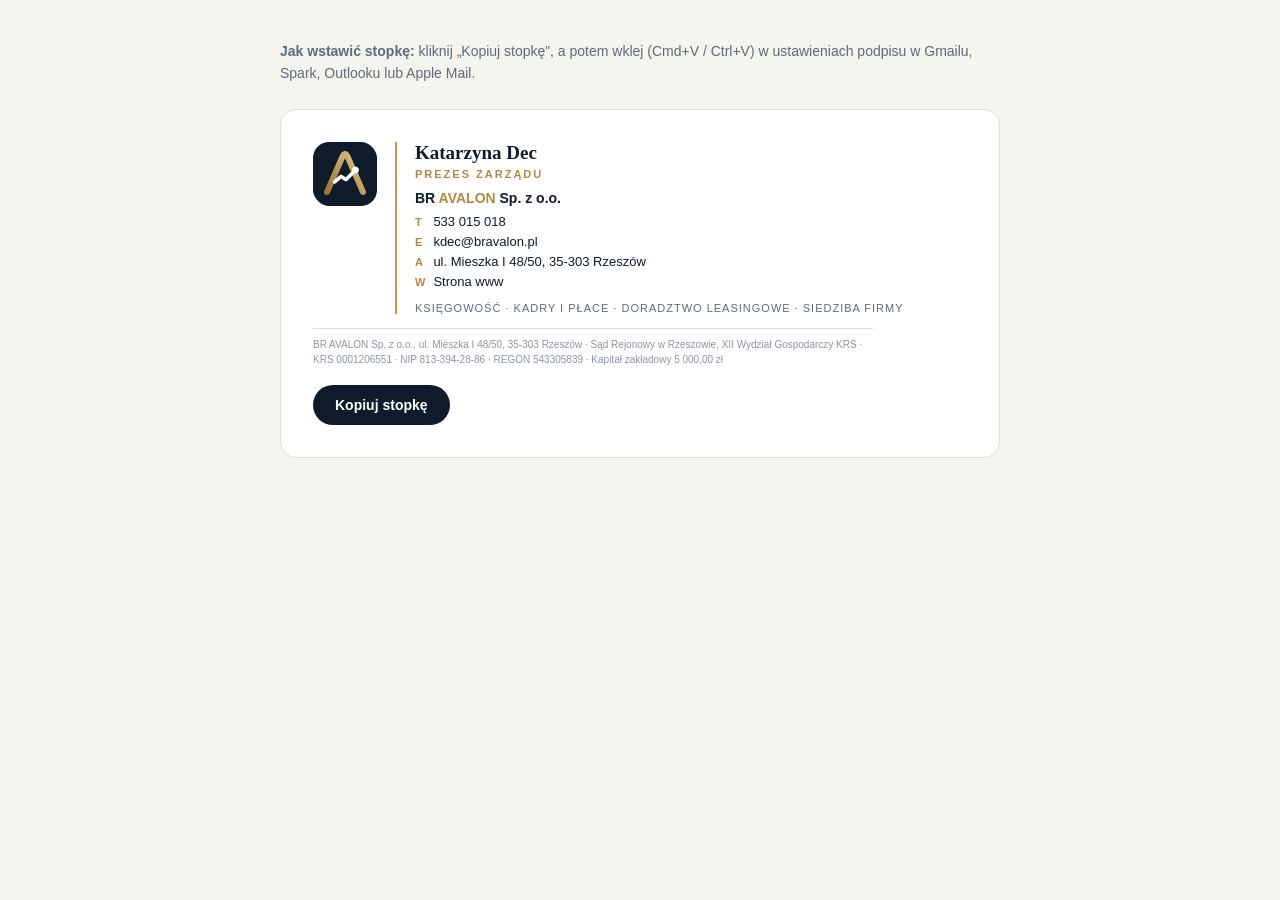
<file: stopka-email.html>
<!DOCTYPE html>
<html lang="pl"><head><meta charset="utf-8"><title>Stopka e-mail – BR AVALON</title>
<meta name="robots" content="noindex">
<style>body{margin:0;background:#f6f4ef;font-family:Arial,sans-serif;color:#0d1b2a}.wrap{max-width:720px;margin:40px auto;padding:0 20px}.hint{font-size:14px;color:#5d6b7a;line-height:1.6;margin-bottom:24px}.box{background:#fff;border:1px solid #e3ded3;border-radius:16px;padding:32px}.btn{display:inline-block;margin-top:18px;background:#0d1b2a;color:#fff;border:0;border-radius:99px;padding:12px 22px;font-weight:700;font-size:14px;cursor:pointer}</style>
</head><body><div class="wrap">
<div class="hint"><b>Jak wstawić stopkę:</b> kliknij „Kopiuj stopkę”, a potem wklej (Cmd+V / Ctrl+V) w ustawieniach podpisu w Gmailu, Spark, Outlooku lub Apple Mail.</div>
<div class="box"><div id="sig">
<!-- STOPKA START -->
<table cellpadding="0" cellspacing="0" border="0" style="border-collapse:collapse;font-family:Arial,Helvetica,sans-serif;color:#0d1b2a;">
  <tr>
    <td style="padding:0 18px 0 0;vertical-align:top;">
      <img src="https://wwieczor-commits.github.io/avalon/assets/logo-mark-128.png" width="64" height="64" alt="BR AVALON" style="display:block;width:64px;height:64px;border:0;border-radius:14px;">
    </td>
    <td style="padding:0 0 0 18px;border-left:2px solid #c19a52;vertical-align:top;">
      <div style="font-family:Georgia,'Times New Roman',serif;font-size:19px;font-weight:bold;line-height:1.2;color:#0d1b2a;">Katarzyna Dec</div>
      <div style="font-size:11px;letter-spacing:2px;font-weight:bold;color:#b08a45;padding-top:3px;">PREZES ZARZĄDU</div>
      <div style="font-size:14px;font-weight:bold;padding-top:10px;color:#0d1b2a;">BR <span style="color:#b08a45;">AVALON</span> Sp. z o.o.</div>
      <table cellpadding="0" cellspacing="0" border="0" style="border-collapse:collapse;margin-top:6px;font-size:13px;line-height:20px;color:#0d1b2a;">
        <tr><td style="color:#b08a45;font-weight:bold;padding-right:8px;font-size:11px;">T</td><td><a href="tel:+48533015018" style="color:#0d1b2a;text-decoration:none;">533 015 018</a></td></tr>
        <tr><td style="color:#b08a45;font-weight:bold;padding-right:8px;font-size:11px;">E</td><td><a href="mailto:kdec@bravalon.pl" style="color:#0d1b2a;text-decoration:none;">kdec@bravalon.pl</a></td></tr>
        <tr><td style="color:#b08a45;font-weight:bold;padding-right:8px;font-size:11px;">A</td><td>ul. Mieszka I 48/50, 35-303 Rzeszów</td></tr>
        <tr><td style="color:#b08a45;font-weight:bold;padding-right:8px;font-size:11px;">W</td><td><a href="https://wwieczor-commits.github.io/avalon/" style="color:#0d1b2a;text-decoration:none;">Strona www</a></td></tr>
      </table>
      <div style="margin-top:10px;font-size:11px;letter-spacing:1px;color:#5d6b7a;">KSIĘGOWOŚĆ · KADRY I PŁACE · DORADZTWO LEASINGOWE · SIEDZIBA FIRMY</div>
    </td>
  </tr>
  <tr>
    <td colspan="2" style="padding-top:14px;">
      <div style="border-top:1px solid #e3ded3;padding-top:8px;font-size:10px;line-height:15px;color:#8a96a3;max-width:560px;">BR AVALON Sp. z o.o., ul. Mieszka I 48/50, 35-303 Rzeszów · Sąd Rejonowy w Rzeszowie, XII Wydział Gospodarczy KRS · KRS 0001206551 · NIP 813-394-28-86 · REGON 543305839 · Kapitał zakładowy 5 000,00 zł</div>
    </td>
  </tr>
</table>
<!-- STOPKA KONIEC -->
</div>
<button class="btn" id="copy">Kopiuj stopkę</button> <span id="ok" style="font-size:13px;color:#2e7d32;margin-left:10px"></span>
</div></div>
<script>
document.getElementById('copy').onclick=async()=>{const el=document.getElementById('sig');
 try{await navigator.clipboard.write([new ClipboardItem({'text/html':new Blob([el.innerHTML],{type:'text/html'}),'text/plain':new Blob([el.innerText],{type:'text/plain'})})]);document.getElementById('ok').textContent='Skopiowano – wklej w ustawieniach podpisu.';}
 catch(e){const r=document.createRange();r.selectNodeContents(el);const s=getSelection();s.removeAllRanges();s.addRange(r);try{document.execCommand('copy');document.getElementById('ok').textContent='Skopiowano.';}catch(_){document.getElementById('ok').textContent='Zaznaczono – naciśnij Cmd+C / Ctrl+C.';}}};
</script>
</body></html>
</file>
<file: assets/fonts/fonts.css>
/* Czcionki trzymane lokalnie (zamiast Google Fonts) – Source Serif 4 i Manrope, licencja SIL OFL */
@font-face {
  font-family: 'Manrope';
  font-style: normal;
  font-weight: 400;
  font-display: swap;
  src: url(manrope-latin-ext.woff2) format('woff2');
  unicode-range: U+0100-02BA, U+02BD-02C5, U+02C7-02CC, U+02CE-02D7, U+02DD-02FF, U+0304, U+0308, U+0329, U+1D00-1DBF, U+1E00-1E9F, U+1EF2-1EFF, U+2020, U+20A0-20AB, U+20AD-20C4, U+2113, U+2C60-2C7F, U+A720-A7FF;
}
@font-face {
  font-family: 'Manrope';
  font-style: normal;
  font-weight: 400;
  font-display: swap;
  src: url(manrope-latin.woff2) format('woff2');
  unicode-range: U+0000-00FF, U+0131, U+0152-0153, U+02BB-02BC, U+02C6, U+02DA, U+02DC, U+0304, U+0308, U+0329, U+2000-206F, U+20AC, U+2122, U+2191, U+2193, U+2212, U+2215, U+FEFF, U+FFFD;
}
@font-face {
  font-family: 'Manrope';
  font-style: normal;
  font-weight: 500;
  font-display: swap;
  src: url(manrope-latin-ext.woff2) format('woff2');
  unicode-range: U+0100-02BA, U+02BD-02C5, U+02C7-02CC, U+02CE-02D7, U+02DD-02FF, U+0304, U+0308, U+0329, U+1D00-1DBF, U+1E00-1E9F, U+1EF2-1EFF, U+2020, U+20A0-20AB, U+20AD-20C4, U+2113, U+2C60-2C7F, U+A720-A7FF;
}
@font-face {
  font-family: 'Manrope';
  font-style: normal;
  font-weight: 500;
  font-display: swap;
  src: url(manrope-latin.woff2) format('woff2');
  unicode-range: U+0000-00FF, U+0131, U+0152-0153, U+02BB-02BC, U+02C6, U+02DA, U+02DC, U+0304, U+0308, U+0329, U+2000-206F, U+20AC, U+2122, U+2191, U+2193, U+2212, U+2215, U+FEFF, U+FFFD;
}
@font-face {
  font-family: 'Manrope';
  font-style: normal;
  font-weight: 600;
  font-display: swap;
  src: url(manrope-latin-ext.woff2) format('woff2');
  unicode-range: U+0100-02BA, U+02BD-02C5, U+02C7-02CC, U+02CE-02D7, U+02DD-02FF, U+0304, U+0308, U+0329, U+1D00-1DBF, U+1E00-1E9F, U+1EF2-1EFF, U+2020, U+20A0-20AB, U+20AD-20C4, U+2113, U+2C60-2C7F, U+A720-A7FF;
}
@font-face {
  font-family: 'Manrope';
  font-style: normal;
  font-weight: 600;
  font-display: swap;
  src: url(manrope-latin.woff2) format('woff2');
  unicode-range: U+0000-00FF, U+0131, U+0152-0153, U+02BB-02BC, U+02C6, U+02DA, U+02DC, U+0304, U+0308, U+0329, U+2000-206F, U+20AC, U+2122, U+2191, U+2193, U+2212, U+2215, U+FEFF, U+FFFD;
}
@font-face {
  font-family: 'Manrope';
  font-style: normal;
  font-weight: 700;
  font-display: swap;
  src: url(manrope-latin-ext.woff2) format('woff2');
  unicode-range: U+0100-02BA, U+02BD-02C5, U+02C7-02CC, U+02CE-02D7, U+02DD-02FF, U+0304, U+0308, U+0329, U+1D00-1DBF, U+1E00-1E9F, U+1EF2-1EFF, U+2020, U+20A0-20AB, U+20AD-20C4, U+2113, U+2C60-2C7F, U+A720-A7FF;
}
@font-face {
  font-family: 'Manrope';
  font-style: normal;
  font-weight: 700;
  font-display: swap;
  src: url(manrope-latin.woff2) format('woff2');
  unicode-range: U+0000-00FF, U+0131, U+0152-0153, U+02BB-02BC, U+02C6, U+02DA, U+02DC, U+0304, U+0308, U+0329, U+2000-206F, U+20AC, U+2122, U+2191, U+2193, U+2212, U+2215, U+FEFF, U+FFFD;
}
@font-face {
  font-family: 'Source Serif 4';
  font-style: normal;
  font-weight: 500;
  font-display: swap;
  src: url(source-serif-4-latin-ext.woff2) format('woff2');
  unicode-range: U+0100-02BA, U+02BD-02C5, U+02C7-02CC, U+02CE-02D7, U+02DD-02FF, U+0304, U+0308, U+0329, U+1D00-1DBF, U+1E00-1E9F, U+1EF2-1EFF, U+2020, U+20A0-20AB, U+20AD-20C4, U+2113, U+2C60-2C7F, U+A720-A7FF;
}
@font-face {
  font-family: 'Source Serif 4';
  font-style: normal;
  font-weight: 500;
  font-display: swap;
  src: url(source-serif-4-latin.woff2) format('woff2');
  unicode-range: U+0000-00FF, U+0131, U+0152-0153, U+02BB-02BC, U+02C6, U+02DA, U+02DC, U+0304, U+0308, U+0329, U+2000-206F, U+20AC, U+2122, U+2191, U+2193, U+2212, U+2215, U+FEFF, U+FFFD;
}
@font-face {
  font-family: 'Source Serif 4';
  font-style: normal;
  font-weight: 600;
  font-display: swap;
  src: url(source-serif-4-latin-ext.woff2) format('woff2');
  unicode-range: U+0100-02BA, U+02BD-02C5, U+02C7-02CC, U+02CE-02D7, U+02DD-02FF, U+0304, U+0308, U+0329, U+1D00-1DBF, U+1E00-1E9F, U+1EF2-1EFF, U+2020, U+20A0-20AB, U+20AD-20C4, U+2113, U+2C60-2C7F, U+A720-A7FF;
}
@font-face {
  font-family: 'Source Serif 4';
  font-style: normal;
  font-weight: 600;
  font-display: swap;
  src: url(source-serif-4-latin.woff2) format('woff2');
  unicode-range: U+0000-00FF, U+0131, U+0152-0153, U+02BB-02BC, U+02C6, U+02DA, U+02DC, U+0304, U+0308, U+0329, U+2000-206F, U+20AC, U+2122, U+2191, U+2193, U+2212, U+2215, U+FEFF, U+FFFD;
}
@font-face {
  font-family: 'Source Serif 4';
  font-style: normal;
  font-weight: 700;
  font-display: swap;
  src: url(source-serif-4-latin-ext.woff2) format('woff2');
  unicode-range: U+0100-02BA, U+02BD-02C5, U+02C7-02CC, U+02CE-02D7, U+02DD-02FF, U+0304, U+0308, U+0329, U+1D00-1DBF, U+1E00-1E9F, U+1EF2-1EFF, U+2020, U+20A0-20AB, U+20AD-20C4, U+2113, U+2C60-2C7F, U+A720-A7FF;
}
@font-face {
  font-family: 'Source Serif 4';
  font-style: normal;
  font-weight: 700;
  font-display: swap;
  src: url(source-serif-4-latin.woff2) format('woff2');
  unicode-range: U+0000-00FF, U+0131, U+0152-0153, U+02BB-02BC, U+02C6, U+02DA, U+02DC, U+0304, U+0308, U+0329, U+2000-206F, U+20AC, U+2122, U+2191, U+2193, U+2212, U+2215, U+FEFF, U+FFFD;
}
</file>
